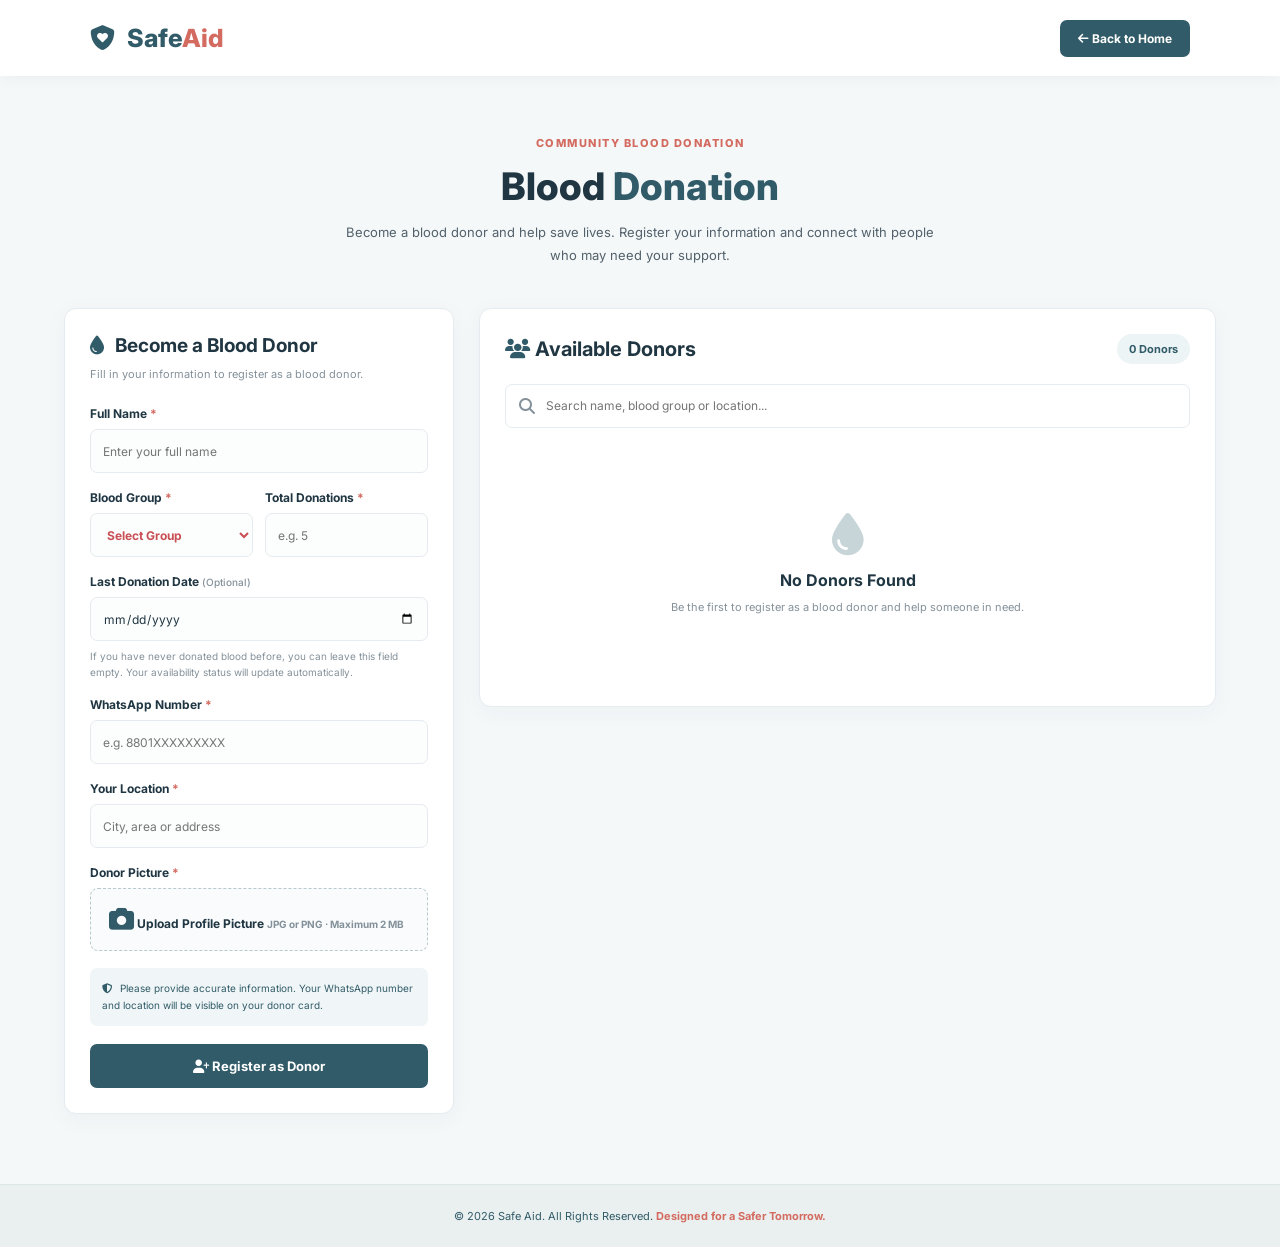
<file: blood-donation.html>
<!DOCTYPE html>
<html lang="en">
<head>
    <meta charset="UTF-8">
    <meta name="viewport" content="width=device-width, initial-scale=1.0">

    <title>Blood Donation | Safe Aid</title>

    <link rel="preconnect" href="https://fonts.googleapis.com">
    <link rel="preconnect" href="https://fonts.gstatic.com" crossorigin>
    <link href="https://fonts.googleapis.com/css2?family=Inter:wght@400;500;600;700;800&display=swap" rel="stylesheet">
    <link rel="stylesheet" href="https://cdnjs.cloudflare.com/ajax/libs/font-awesome/6.7.2/css/all.min.css">

    <style>
        * {
            margin: 0;
            padding: 0;
            box-sizing: border-box;
            font-family: 'Inter', sans-serif;
        }

        :root {
            --primary: #315B68;
            --primary-dark: #244752;
            --accent: #D36B60;
            --dark: #203642;
            --text: #52616b;
            --muted: #84919a;
            --bg: #F5F8F9;
            --white: #ffffff;
            --border: #e5ebee;
            --red: #c94e55;
        }

        body {
            background: var(--bg);
            color: var(--dark);
        }

        button, input, select {
            font-family: inherit;
        }

        /* NAVBAR */

        .navbar {
            height: 76px;
            background: white;
            display: flex;
            align-items: center;
            justify-content: space-between;
            padding: 0 7%;
            box-shadow: 0 3px 15px rgba(0,0,0,.04);
            position: sticky;
            top: 0;
            z-index: 100;
        }

        .logo {
            font-size: 25px;
            font-weight: 800;
            color: var(--primary);
            text-decoration: none;
        }

        .logo i {
            margin-right: 7px;
        }

        .logo span {
            color: var(--accent);
        }

        .back-btn {
            text-decoration: none;
            padding: 11px 18px;
            background: var(--primary);
            color: white;
            border-radius: 7px;
            font-size: 12px;
            font-weight: 700;
            transition: .3s;
        }

        .back-btn:hover {
            background: var(--primary-dark);
        }

        /* PAGE HEADER */

        .page-header {
            text-align: center;
            padding: 55px 20px 40px;
        }

        .tag {
            color: var(--accent);
            font-size: 11px;
            font-weight: 800;
            letter-spacing: 1.5px;
        }

        .page-header h1 {
            font-size: clamp(28px, 4vw, 38px);
            margin: 12px 0;
            font-weight: 800;
        }

        .page-header h1 span {
            color: var(--primary);
        }

        .page-header p {
            max-width: 600px;
            margin: auto;
            color: var(--text);
            font-size: 13px;
            line-height: 1.8;
        }

        /* MAIN LAYOUT */

        .main-container {
            width: 90%;
            max-width: 1350px;
            margin: 0 auto 70px;
            display: grid;
            grid-template-columns: 390px 1fr;
            gap: 25px;
            align-items: start;
        }

        .panel {
            background: white;
            border: 1px solid var(--border);
            border-radius: 12px;
            padding: 25px;
            box-shadow: 0 5px 25px rgba(32,54,66,.04);
        }

        .panel-heading {
            margin-bottom: 23px;
        }

        .panel-heading h2 {
            font-size: 19px;
            margin-bottom: 8px;
        }

        .panel-heading h2 i {
            color: var(--primary);
            margin-right: 7px;
        }

        .panel-heading p {
            font-size: 11px;
            color: var(--muted);
            line-height: 1.7;
        }

        /* FORM */

        .form-group {
            margin-bottom: 17px;
        }

        .form-group label {
            display: block;
            font-size: 12px;
            font-weight: 700;
            margin-bottom: 8px;
        }

        .required {
            color: var(--accent);
        }

        .optional {
            color: var(--muted);
            font-size: 10px;
            font-weight: 500;
        }

        .form-group input,
        .form-group select {
            width: 100%;
            height: 44px;
            padding: 0 12px;
            background: #fcfdfd;
            border: 1px solid var(--border);
            border-radius: 7px;
            outline: none;
            font-size: 12px;
            color: var(--dark);
            transition: .2s;
        }

        .form-group input:focus,
        .form-group select:focus {
            border-color: var(--primary);
            box-shadow: 0 0 0 3px rgba(49,91,104,.07);
        }

        .form-group input[type="date"] {
            color-scheme: light;
        }

        .field-hint {
            display: block;
            margin-top: 7px;
            font-size: 10px;
            color: var(--muted);
            line-height: 1.6;
        }

        .form-row {
            display: grid;
            grid-template-columns: 1fr 1fr;
            gap: 12px;
        }

        .blood-group-select {
            font-weight: 700;
            color: var(--red) !important;
        }

        .form-note {
            background: #f0f6f7;
            padding: 12px;
            border-radius: 7px;
            font-size: 10px;
            line-height: 1.7;
            color: var(--primary);
            margin-bottom: 18px;
        }

        .form-note i {
            margin-right: 5px;
        }

        .submit-btn {
            width: 100%;
            padding: 14px;
            border: none;
            background: var(--primary);
            color: white;
            border-radius: 7px;
            font-size: 13px;
            font-weight: 700;
            cursor: pointer;
            transition: .3s;
        }

        .submit-btn:hover {
            background: var(--primary-dark);
            transform: translateY(-2px);
        }

        /* DONOR LIST */

        .donor-header {
            display: flex;
            justify-content: space-between;
            align-items: center;
            gap: 10px;
            margin-bottom: 20px;
        }

        .donor-header h2 {
            font-size: 20px;
        }

        .donor-count {
            background: #edf4f5;
            color: var(--primary);
            padding: 8px 12px;
            border-radius: 20px;
            font-size: 11px;
            font-weight: 700;
            white-space: nowrap;
        }

        .search-box {
            position: relative;
            margin-bottom: 20px;
        }

        .search-box i {
            position: absolute;
            left: 14px;
            top: 50%;
            transform: translateY(-50%);
            color: var(--muted);
        }

        .search-box input {
            width: 100%;
            height: 44px;
            padding: 0 15px 0 40px;
            border: 1px solid var(--border);
            border-radius: 7px;
            outline: none;
            font-size: 12px;
        }

        .search-box input:focus {
            border-color: var(--primary);
        }

        /* DONOR CARDS */

        @property --donor-angle {
            syntax: "<angle>";
            initial-value: 0deg;
            inherits: false;
        }

        .donor-grid {
            display: grid;
            grid-template-columns: repeat(3, minmax(0, 1fr));
            gap: 13px;
        }

        .donor-card {
            position: relative;
            isolation: isolate;
            min-width: 0;
            padding: 14px;
            display: flex;
            flex-direction: column;

            border: 2px solid transparent;
            border-radius: 10px;

            background:
                linear-gradient(#ffffff, #ffffff) padding-box,
                conic-gradient(
                    from var(--donor-angle),
                    #315B68,
                    #78aaa9,
                    #D36B60,
                    #e9a29a,
                    #315B68
                ) border-box;

            animation: donorBorderFlow 5s linear infinite;
            transition: transform .25s, box-shadow .25s;
        }

        @keyframes donorBorderFlow {
            to {
                --donor-angle: 360deg;
            }
        }

        .donor-card:hover {
            transform: translateY(-4px);
            box-shadow: 0 8px 22px rgba(32,54,66,.10);
        }

        .donor-top {
            display: flex;
            align-items: center;
            gap: 10px;
            margin-bottom: 15px;
            min-width: 0;
        }

        .blood-icon {
            width: 43px;
            height: 43px;
            flex-shrink: 0;
            display: flex;
            align-items: center;
            justify-content: center;
            background: #fff0f0;
            color: var(--red);
            border-radius: 10px;
            font-size: 17px;
            font-weight: 800;
        }

        .donor-photo {
            width: 48px;
            height: 48px;
            border-radius: 50%;
            object-fit: cover;
            flex-shrink: 0;
            border: 2px solid var(--border);
        }

        .donor-name {
            font-size: 12px;
            font-weight: 800;
            margin-bottom: 5px;
            overflow-wrap: anywhere;
        }

        .donor-type {
            color: var(--red);
            font-size: 9px;
            font-weight: 700;
        }

        /* ACTIVE STATUS */

        .donor-status {
            display: inline-flex;
            align-items: center;
            gap: 5px;
            width: fit-content;
            margin-top: 7px;
            padding: 5px 8px;
            border-radius: 20px;
            font-size: 9px;
            font-weight: 800;
        }

        .donor-status i {
            font-size: 7px;
        }

        .donor-status.active {
            color: #21864a;
            background: #e9f7ee;
        }

        .donor-status.inactive {
            color: #b45a38;
            background: #fff1e9;
        }

        .donor-details {
            border-top: 1px solid var(--border);
            padding-top: 12px;
        }

        .donor-details p {
            display: flex;
            gap: 9px;
            align-items: flex-start;
            font-size: 10px;
            color: var(--text);
            line-height: 1.6;
            margin-bottom: 8px;
            overflow-wrap: anywhere;
        }

        .donor-details p i {
            width: 14px;
            flex-shrink: 0;
            color: var(--primary);
            margin-top: 2px;
        }

        .whatsapp-btn {
            display: flex;
            align-items: center;
            justify-content: center;
            gap: 8px;
            width: 100%;
            margin-top: auto;
            padding: 10px;
            background: #e9f7ee;
            color: #21864a;
            border-radius: 7px;
            font-size: 10px;
            font-weight: 800;
            text-decoration: none;
            transition: .3s;
        }

        .whatsapp-btn:hover {
            background: #d4f0de;
        }

        /* EDIT BUTTON - ORIGINAL DESIGN */

        .edit-donor-btn {
            width: 100%;
            height: 36px;
            margin-top: 9px;
            display: flex;
            align-items: center;
            justify-content: center;
            gap: 7px;
            background: #f4f7f8;
            color: var(--primary);
            border: 1px solid #dce6e9;
            border-radius: 6px;
            font-size: 11px;
            font-weight: 700;
            letter-spacing: .2px;
            cursor: pointer;
            transition: all .25s ease;
        }

        .edit-donor-btn i {
            font-size: 11px;
        }

        .edit-donor-btn:hover {
            background: var(--primary);
            color: #ffffff;
            border-color: var(--primary);
            box-shadow: 0 3px 10px rgba(49,91,104,.15);
        }

        .edit-donor-btn:active {
            transform: scale(.98);
        }

        .edit-donor-btn:focus-visible {
            outline: 3px solid rgba(49,91,104,.2);
            outline-offset: 2px;
        }

        /* EMPTY STATE */

        .empty-state {
            grid-column: 1 / -1;
            text-align: center;
            padding: 65px 15px;
            color: var(--muted);
        }

        .empty-state i {
            font-size: 42px;
            margin-bottom: 15px;
            color: #c7d4d8;
        }

        .empty-state h3 {
            color: var(--dark);
            font-size: 16px;
            margin-bottom: 8px;
        }

        .empty-state p {
            font-size: 11px;
            line-height: 1.7;
        }

        /* DONOR PHOTO UPLOAD */

        .photo-upload {
            display: flex;
            flex-direction: column;
            align-items: center;
            gap: 7px;
            padding: 18px;
            border: 1px dashed #b8c9ce;
            border-radius: 8px;
            background: #f9fbfc;
            cursor: pointer;
        }

        .photo-upload i {
            font-size: 25px;
            color: var(--primary);
        }

        .photo-upload strong {
            font-size: 12px;
        }

        .photo-upload small {
            font-size: 10px;
            color: var(--muted);
        }

        .photo-upload input {
            display: none;
        }

        #photoPreview {
            display: none;
            width: 90px;
            height: 90px;
            object-fit: cover;
            border-radius: 50%;
            margin-top: 12px;
            border: 3px solid var(--primary);
        }

        /* FOOTER - GRAY MINT THEME */

        .footer {
            background: #EAF0F0;
            color: var(--primary);
            text-align: center;
            padding: 24px 15px;
            font-size: 11px;
            border-top: 1px solid #dce6e6;
        }

        .footer span {
            color: var(--accent);
            font-weight: 700;
        }

        /* RESPONSIVE */

        @media(max-width: 1100px) {
            .main-container {
                grid-template-columns: 340px 1fr;
                width: 94%;
            }

            .donor-grid {
                grid-template-columns: repeat(2, minmax(0, 1fr));
            }
        }

        @media(max-width: 760px) {
            .navbar {
                height: 66px;
                padding: 0 5%;
            }

            .logo {
                font-size: 22px;
            }

            .back-btn {
                padding: 10px 12px;
                font-size: 10px;
            }

            .page-header {
                padding: 38px 18px 28px;
            }

            .main-container {
                grid-template-columns: 1fr;
                width: 92%;
                gap: 18px;
            }

            .panel {
                padding: 20px;
            }

            .donor-grid {
                grid-template-columns: repeat(2, minmax(0, 1fr));
            }
        }

        @media(max-width: 430px) {
            .form-row {
                grid-template-columns: 1fr;
                gap: 0;
            }

            .donor-grid {
                grid-template-columns: 1fr;
            }

            .donor-header h2 {
                font-size: 17px;
            }
        }

        @media(prefers-reduced-motion: reduce) {
            .donor-card {
                animation: none;
            }
        }
    </style>
</head>

<body>

<!-- NAVBAR -->

<header class="navbar">
    <a href="index.html" class="logo">
        <i class="fa-solid fa-shield-heart"></i>
        Safe<span>Aid</span>
    </a>

    <a href="index.html" class="back-btn">
        <i class="fa-solid fa-arrow-left"></i>
        Back to Home
    </a>
</header>

<!-- PAGE HEADER -->

<section class="page-header">
    <span class="tag">COMMUNITY BLOOD DONATION</span>

    <h1>Blood <span>Donation</span></h1>

    <p>
        Become a blood donor and help save lives.
        Register your information and connect with people
        who may need your support.
    </p>
</section>

<!-- MAIN CONTENT -->

<main class="main-container">

    <!-- DONOR FORM -->

    <section class="panel">

        <div class="panel-heading">
            <h2>
                <i class="fa-solid fa-droplet"></i>
                Become a Blood Donor
            </h2>

            <p>
                Fill in your information to register as a blood donor.
            </p>
        </div>

        <form id="donorForm">

            <div class="form-group">
                <label for="donorName">
                    Full Name <span class="required">*</span>
                </label>

                <input type="text"
                       id="donorName"
                       placeholder="Enter your full name"
                       maxlength="80"
                       required>
            </div>

            <div class="form-row">

                <div class="form-group">
                    <label for="bloodGroup">
                        Blood Group <span class="required">*</span>
                    </label>

                    <select id="bloodGroup"
                            class="blood-group-select"
                            required>
                        <option value="">Select Group</option>
                        <option value="A+">A+</option>
                        <option value="A-">A-</option>
                        <option value="B+">B+</option>
                        <option value="B-">B-</option>
                        <option value="AB+">AB+</option>
                        <option value="AB-">AB-</option>
                        <option value="O+">O+</option>
                        <option value="O-">O-</option>
                    </select>
                </div>

                <div class="form-group">
                    <label for="donationCount">
                        Total Donations <span class="required">*</span>
                    </label>

                    <input type="number"
                           id="donationCount"
                           min="0"
                           max="200"
                           placeholder="e.g. 5"
                           required>
                </div>

            </div>

            <!-- LAST DONATION DATE -->

            <div class="form-group">
                <label for="lastDonationDate">
                    Last Donation Date
                    <span class="optional">(Optional)</span>
                </label>

                <input type="date"
                       id="lastDonationDate">

                <small class="field-hint">
                    If you have never donated blood before, you can leave this field empty.
                    Your availability status will update automatically.
                </small>
            </div>

            <div class="form-group">
                <label for="whatsapp">
                    WhatsApp Number <span class="required">*</span>
                </label>

                <input type="tel"
                       id="whatsapp"
                       placeholder="e.g. 8801XXXXXXXXX"
                       maxlength="20"
                       required>
            </div>

            <div class="form-group">
                <label for="donorLocation">
                    Your Location <span class="required">*</span>
                </label>

                <input type="text"
                       id="donorLocation"
                       placeholder="City, area or address"
                       maxlength="150"
                       required>
            </div>

            <div class="form-group">
                <label for="donorPhoto">
                    Donor Picture <span class="required">*</span>
                </label>

                <label class="photo-upload" for="donorPhoto">
                    <i class="fa-solid fa-camera"></i>
                    <strong>Upload Profile Picture</strong>
                    <small>JPG or PNG · Maximum 2 MB</small>

                    <input type="file"
                           id="donorPhoto"
                           accept="image/jpeg,image/png"
                           required>
                </label>

                <img id="photoPreview" alt="Donor Preview">
            </div>

            <div class="form-note">
                <i class="fa-solid fa-shield-halved"></i>
                Please provide accurate information.
                Your WhatsApp number and location will be
                visible on your donor card.
            </div>

            <button type="submit" class="submit-btn">
                <i class="fa-solid fa-user-plus"></i>
                Register as Donor
            </button>

        </form>
    </section>

    <!-- DONOR CARDS -->

    <section class="panel">

        <div class="donor-header">
            <h2>
                <i class="fa-solid fa-users"
                   style="color:var(--primary);"></i>
                Available Donors
            </h2>

            <span class="donor-count" id="donorCount">
                0 Donors
            </span>
        </div>

        <div class="search-box">
            <i class="fa-solid fa-magnifying-glass"></i>

            <input type="search"
                   id="donorSearch"
                   placeholder="Search name, blood group or location...">
        </div>

        <div class="donor-grid" id="donorGrid">
            <!-- Donor cards appear here -->
        </div>

    </section>

</main>

<!-- FOOTER -->

<footer class="footer">
    <p>
        © 2026 Safe Aid. All Rights Reserved.
        <span>Designed for a Safer Tomorrow.</span>
    </p>
</footer>

<script>
document.addEventListener("DOMContentLoaded", function () {

    const STORAGE_KEY = "safeAidBloodDonors";

    const form = document.getElementById("donorForm");
    const donorGrid = document.getElementById("donorGrid");
    const donorPhoto = document.getElementById("donorPhoto");
    const photoPreview = document.getElementById("photoPreview");
    const donorSearch = document.getElementById("donorSearch");
    const donorCount = document.getElementById("donorCount");
    const submitBtn = form.querySelector(".submit-btn");
    const lastDonationInput = document.getElementById("lastDonationDate");

    let selectedPhoto = "";
    let editingDonorId = null;

    // CURRENT LOCAL DATE

    function getTodayString() {
        const today = new Date();

        const year = today.getFullYear();
        const month = String(today.getMonth() + 1).padStart(2, "0");
        const day = String(today.getDate()).padStart(2, "0");

        return `${year}-${month}-${day}`;
    }

    lastDonationInput.max = getTodayString();

    // SAFE TEXT OUTPUT

    function escapeHTML(value) {
        return String(value ?? "").replace(/[&<>"']/g, function (char) {
            return {
                "&": "&amp;",
                "<": "&lt;",
                ">": "&gt;",
                '"': "&quot;",
                "'": "&#039;"
            }[char];
        });
    }

    // GET DONOR DATA

    function getDonors() {
        try {
            const donors = JSON.parse(
                localStorage.getItem(STORAGE_KEY) || "[]"
            );

            return Array.isArray(donors) ? donors : [];

        } catch (error) {
            return [];
        }
    }

    // SAVE DONOR DATA

    function saveDonors(donors) {
        try {
            localStorage.setItem(
                STORAGE_KEY,
                JSON.stringify(donors)
            );

            return true;

        } catch (error) {
            alert(
                "Unable to save donor information. Browser storage may be full."
            );

            return false;
        }
    }

    // FORMAT WHATSAPP NUMBER

    function formatWhatsApp(number) {
        return String(number || "").replace(/\D/g, "");
    }

    // FORMAT DATE FOR DISPLAY

    function formatDonationDate(dateString) {

        if (!dateString) {
            return "Never donated / Not provided";
        }

        const parts = dateString.split("-");

        if (parts.length !== 3) {
            return "Not provided";
        }

        const date = new Date(
            Number(parts[0]),
            Number(parts[1]) - 1,
            Number(parts[2])
        );

        if (isNaN(date.getTime())) {
            return "Not provided";
        }

        return date.toLocaleDateString("en-GB", {
            day: "2-digit",
            month: "short",
            year: "numeric"
        });
    }

    // ADD MONTHS WITHOUT DATE OVERFLOW

    function addMonths(dateString, months) {

        const parts = dateString.split("-").map(Number);

        const year = parts[0];
        const month = parts[1] - 1;
        const day = parts[2];

        const targetMonth = month + months;

        const targetYear = year + Math.floor(targetMonth / 12);
        const normalizedMonth = ((targetMonth % 12) + 12) % 12;

        const lastDayOfTargetMonth = new Date(
            targetYear,
            normalizedMonth + 1,
            0
        ).getDate();

        const finalDay = Math.min(day, lastDayOfTargetMonth);

        const result = new Date(
            targetYear,
            normalizedMonth,
            finalDay
        );

        const resultYear = result.getFullYear();
        const resultMonth = String(result.getMonth() + 1).padStart(2, "0");
        const resultDay = String(result.getDate()).padStart(2, "0");

        return `${resultYear}-${resultMonth}-${resultDay}`;
    }

    // AUTOMATIC DONOR STATUS

    function getDonorStatus(lastDonationDate) {

        // No previous donation date means eligible by this date rule.
        if (!lastDonationDate) {
            return "active";
        }

        const today = getTodayString();

        // Invalid or future date should not be treated as active.
        if (
            !/^\d{4}-\d{2}-\d{2}$/.test(lastDonationDate) ||
            lastDonationDate > today
        ) {
            return "inactive";
        }

        const eligibleDate = addMonths(lastDonationDate, 3);

        return today >= eligibleDate ? "active" : "inactive";
    }

    // PHOTO UPLOAD AND PREVIEW

    donorPhoto.addEventListener("change", function () {

        const file = this.files[0];

        if (!file) return;

        if (!["image/jpeg", "image/png"].includes(file.type)) {
            alert("Please select JPG or PNG.");
            this.value = "";
            return;
        }

        if (file.size > 2 * 1024 * 1024) {
            alert("Image must be smaller than 2 MB.");
            this.value = "";
            return;
        }

        const reader = new FileReader();

        reader.onload = function (event) {

            const img = new Image();

            img.onload = function () {

                const canvas = document.createElement("canvas");
                const maxSize = 400;

                const scale = Math.min(
                    1,
                    maxSize / Math.max(img.width, img.height)
                );

                canvas.width = Math.round(img.width * scale);
                canvas.height = Math.round(img.height * scale);

                const ctx = canvas.getContext("2d");

                ctx.drawImage(
                    img,
                    0,
                    0,
                    canvas.width,
                    canvas.height
                );

                selectedPhoto = canvas.toDataURL(
                    "image/jpeg",
                    0.75
                );

                photoPreview.src = selectedPhoto;
                photoPreview.style.display = "block";
            };

            img.onerror = function () {
                alert("Unable to read this image.");
                donorPhoto.value = "";
            };

            img.src = event.target.result;
        };

        reader.onerror = function () {
            alert("Unable to upload image.");
            donorPhoto.value = "";
        };

        reader.readAsDataURL(file);
    });

    // SUBMIT AND UPDATE DONOR

    form.addEventListener("submit", function (event) {

        event.preventDefault();

        const name = document.getElementById("donorName").value.trim();

        const bloodGroup = document.getElementById("bloodGroup").value;

        const donations = Number(
            document.getElementById("donationCount").value
        );

        const rawPhone = document.getElementById("whatsapp").value.trim();

        const phone = formatWhatsApp(rawPhone);

        const location = document.getElementById("donorLocation").value.trim();

        const lastDonationDate = lastDonationInput.value;

        // VALIDATION

        if (!name || !bloodGroup || !location) {
            alert("Please complete all required fields.");
            return;
        }

        if (
            !Number.isInteger(donations) ||
            donations < 0 ||
            donations > 200
        ) {
            alert("Please enter a valid donation count.");
            return;
        }

        if (phone.length < 10 || phone.length > 15) {
            alert("Please enter a valid WhatsApp number with country code.");
            return;
        }

        if (!selectedPhoto) {
            alert("Please upload donor picture.");
            return;
        }

        if (lastDonationDate && lastDonationDate > getTodayString()) {
            alert("Last donation date cannot be in the future.");
            return;
        }

        const donors = getDonors();

        const existingDonor = editingDonorId
            ? donors.find(donor => donor.id === editingDonorId)
            : null;

        // CREATE DONOR OBJECT

        const donor = {

            id: editingDonorId || ("BD-" + Date.now()),

            name: name,

            bloodGroup: bloodGroup,

            donations: donations,

            lastDonationDate: lastDonationDate,

            whatsapp: phone,

            location: location,

            photo: selectedPhoto,

            createdAt: existingDonor
                ? existingDonor.createdAt
                : new Date().toISOString(),

            updatedAt: new Date().toISOString()
        };

        // UPDATE OR REGISTER

        if (editingDonorId) {

            const index = donors.findIndex(
                item => item.id === editingDonorId
            );

            if (index === -1) {
                alert("Donor record not found.");
                cancelEdit();
                return;
            }

            donors[index] = donor;

        } else {

            donors.unshift(donor);
        }

        if (!saveDonors(donors)) return;

        const wasEditing = Boolean(editingDonorId);

        // RESET FORM

        form.reset();

        selectedPhoto = "";
        editingDonorId = null;

        photoPreview.src = "";
        photoPreview.style.display = "none";

        donorPhoto.required = false;

        submitBtn.innerHTML =
            '<i class="fa-solid fa-user-plus"></i> Register as Donor';

        renderDonors();

        alert(
            wasEditing
                ? "Donor information updated successfully!"
                : "Congratulations! You are now registered as a blood donor."
        );
    });

    // CANCEL EDIT

    function cancelEdit() {

        editingDonorId = null;
        selectedPhoto = "";

        form.reset();

        photoPreview.src = "";
        photoPreview.style.display = "none";

        donorPhoto.required = false;

        submitBtn.innerHTML =
            '<i class="fa-solid fa-user-plus"></i> Register as Donor';
    }

    // EDIT DONOR

    function editDonor(donorId) {

        const donors = getDonors();

        const donor = donors.find(
            item => item.id === donorId
        );

        if (!donor) {
            alert("Donor not found.");
            return;
        }

        editingDonorId = donorId;

        // LOAD OLD INFORMATION

        document.getElementById("donorName").value =
            donor.name || "";

        document.getElementById("bloodGroup").value =
            donor.bloodGroup || "";

        document.getElementById("donationCount").value =
            donor.donations ?? 0;

        document.getElementById("whatsapp").value =
            donor.whatsapp || "";

        document.getElementById("donorLocation").value =
            donor.location || "";

        lastDonationInput.value =
            donor.lastDonationDate || "";

        // LOAD OLD PHOTO

        selectedPhoto = donor.photo || "";

        if (selectedPhoto) {
            photoPreview.src = selectedPhoto;
            photoPreview.style.display = "block";
        } else {
            photoPreview.src = "";
            photoPreview.style.display = "none";
        }

        submitBtn.innerHTML =
            '<i class="fa-solid fa-floppy-disk"></i> Update Donor Information';

        form.scrollIntoView({
            behavior: "smooth",
            block: "start"
        });
    }

    // RENDER DONOR CARDS

    function renderDonors() {

        const donors = getDonors();

        const search = donorSearch.value.trim().toLowerCase();

        const filtered = donors.filter(function (donor) {

            return (
                String(donor.name || "").toLowerCase().includes(search) ||
                String(donor.bloodGroup || "").toLowerCase().includes(search) ||
                String(donor.location || "").toLowerCase().includes(search)
            );
        });

        donorCount.textContent = donors.length + " Donors";

        donorGrid.innerHTML = "";

        // EMPTY STATE

        if (filtered.length === 0) {

            donorGrid.innerHTML = `
                <div class="empty-state">
                    <i class="fa-solid fa-droplet"></i>

                    <h3>No Donors Found</h3>

                    <p>
                        Be the first to register as a blood donor
                        and help someone in need.
                    </p>
                </div>
            `;

            return;
        }

        // CREATE DONOR CARDS

        filtered.forEach(function (donor) {

            const card = document.createElement("article");

            card.className = "donor-card";

            const safeName = escapeHTML(donor.name);
            const safeGroup = escapeHTML(donor.bloodGroup);
            const safeDonations = escapeHTML(donor.donations);
            const safeLocation = escapeHTML(donor.location);
            const safePhone = escapeHTML(donor.whatsapp);

            const safePhoto = donor.photo
                ? escapeHTML(donor.photo)
                : "";

            const safeLastDonation = escapeHTML(
                formatDonationDate(donor.lastDonationDate)
            );

            const status = getDonorStatus(donor.lastDonationDate);

            const statusHTML = status === "active"
                ? `
                    <span class="donor-status active">
                        <i class="fa-solid fa-circle"></i>
                        ACTIVE
                    </span>
                `
                : `
                    <span class="donor-status inactive">
                        <i class="fa-solid fa-circle"></i>
                        INACTIVE
                    </span>
                `;

            const whatsappURL =
                "https://wa.me/" +
                encodeURIComponent(formatWhatsApp(donor.whatsapp || ""));

            card.innerHTML = `

                <div class="donor-top">

                    ${
                        safePhoto
                        ?
                        `<img src="${safePhoto}"
                              class="donor-photo"
                              alt="${safeName}">`
                        :
                        `<div class="blood-icon">
                            ${safeGroup}
                         </div>`
                    }

                    <div>

                        <h3 class="donor-name">
                            ${safeName}
                        </h3>

                        <span class="donor-type">
                            BLOOD DONOR
                        </span>

                        ${statusHTML}

                    </div>

                </div>

                <div class="donor-details">

                    <p>
                        <i class="fa-solid fa-droplet"></i>
                        Blood Group: ${safeGroup}
                    </p>

                    <p>
                        <i class="fa-solid fa-heart-pulse"></i>
                        Total Donations: ${safeDonations} Times
                    </p>

                    <p>
                        <i class="fa-solid fa-calendar-days"></i>
                        Last Donation: ${safeLastDonation}
                    </p>

                    <p>
                        <i class="fa-brands fa-whatsapp"></i>
                        ${safePhone}
                    </p>

                    <p>
                        <i class="fa-solid fa-location-dot"></i>
                        ${safeLocation}
                    </p>

                </div>

                <a href="${whatsappURL}"
                   target="_blank"
                   rel="noopener noreferrer"
                   class="whatsapp-btn">

                    <i class="fa-brands fa-whatsapp"></i>
                    Contact on WhatsApp

                </a>

                <button type="button"
                        class="edit-donor-btn"
                        data-edit-id="${escapeHTML(donor.id)}">

                    <i class="fa-solid fa-pen"></i>
                    Edit Information

                </button>
            `;

            donorGrid.appendChild(card);
        });
    }

    // EDIT BUTTON CLICK

    donorGrid.addEventListener("click", function (event) {

        const button = event.target.closest(".edit-donor-btn");

        if (!button) return;

        editDonor(button.dataset.editId);
    });

    // LIVE SEARCH

    donorSearch.addEventListener("input", renderDonors);

    // INITIAL LOAD

    renderDonors();

});
</script>

</body>
</html>
</file>
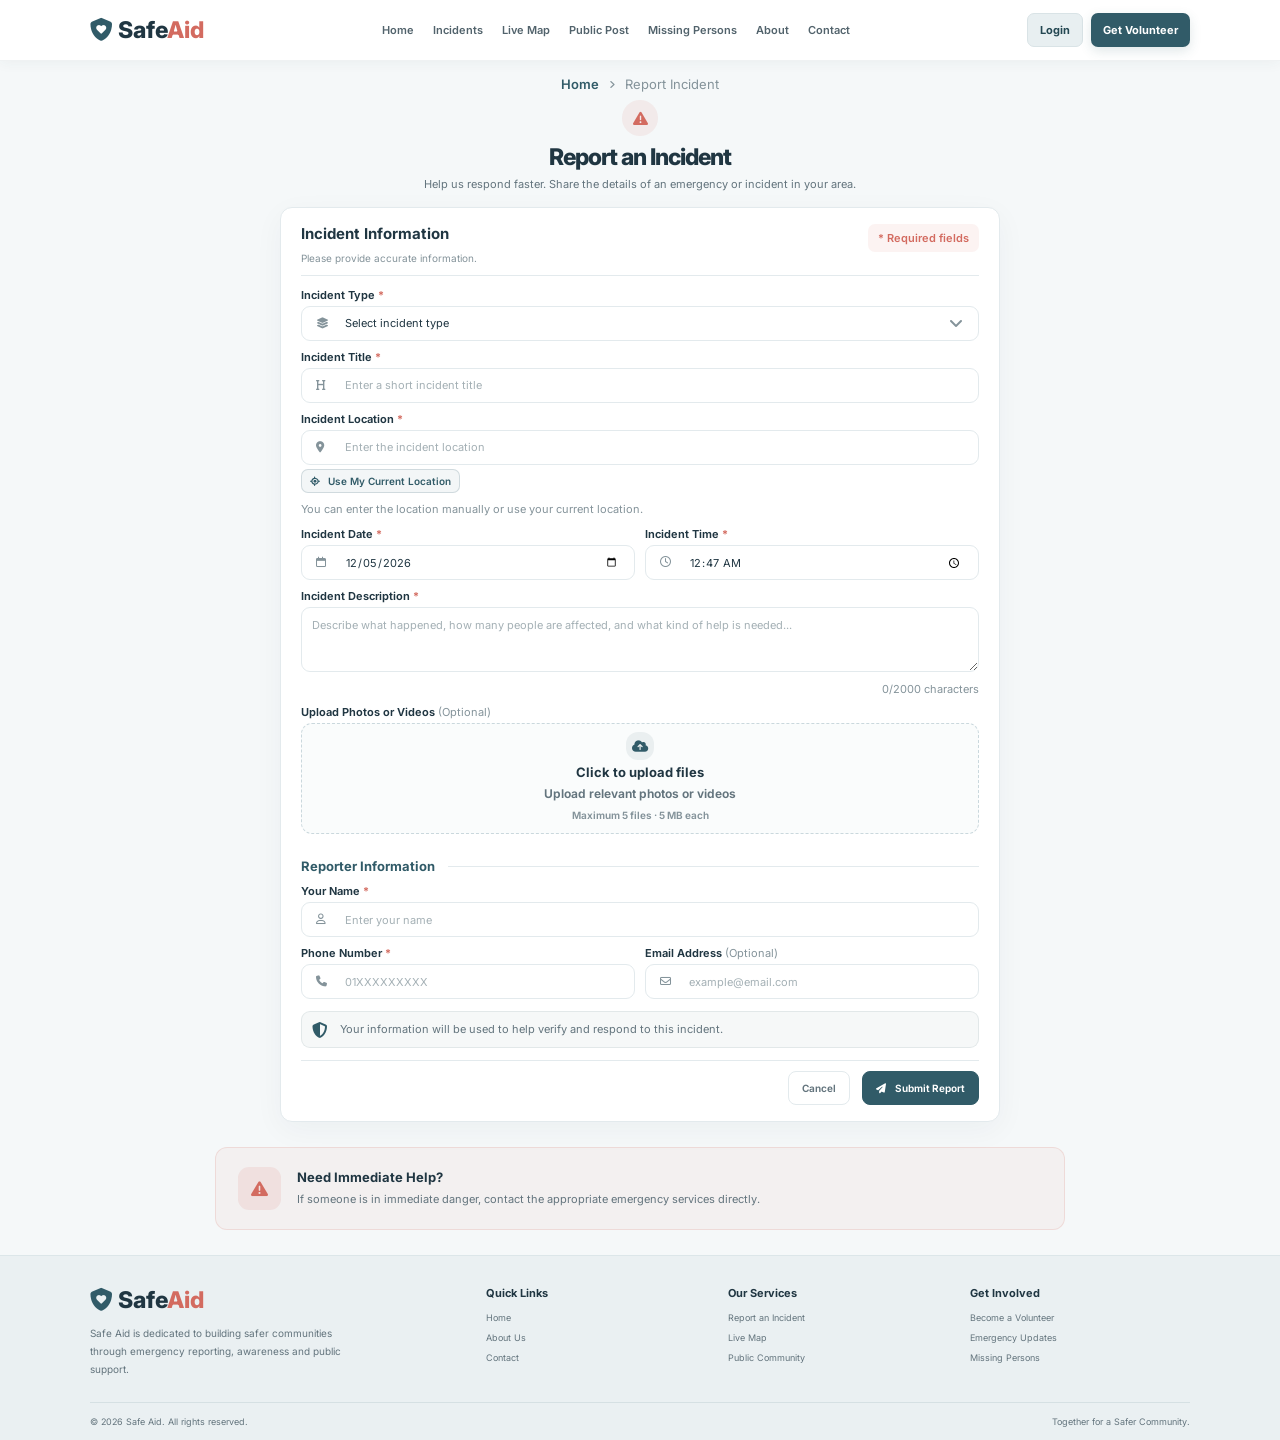
<file: incident-report.html>
<!DOCTYPE html>
<html lang="en">
<head>
    <meta charset="UTF-8">
    <meta name="viewport" content="width=device-width, initial-scale=1.0">

    <title>Report an Incident | Safe Aid</title>

    <!-- Google Font -->
    <link rel="preconnect" href="https://fonts.googleapis.com">
    <link rel="preconnect" href="https://fonts.gstatic.com" crossorigin>
    <link href="https://fonts.googleapis.com/css2?family=Inter:wght@400;500;600;700;800&display=swap" rel="stylesheet">

    <!-- Font Awesome -->
    <link rel="stylesheet"
          href="https://cdnjs.cloudflare.com/ajax/libs/font-awesome/6.5.2/css/all.min.css">

    <!-- Main Website CSS -->
    <link rel="stylesheet" href="style.css">

    <!-- Incident Report CSS -->
    <link rel="stylesheet" href="incident-report.css">
</head>

<body>

    <!-- =================================
         NAVIGATION BAR
    ================================== -->

    <header class="navbar">

    <a href="index.html" class="logo">
        <i class="fa-solid fa-shield-heart"></i>
        Safe<span>Aid</span>
    </a>

    <nav class="nav-links" id="navLinks">
        <a href="index.html">Home</a>
        <a href="index.html#incidents">Incidents</a>
        <a href="index.html#live-map">Live Map</a>
        <a href="index.html#community">Public Post</a>
        <a href="index.html#missing">Missing Persons</a>
        <a href="index.html#about">About</a>
        <a href="index.html#contact">Contact</a>
    </nav>

    <div class="nav-actions">

        <a href="login.html" class="login-btn">Login</a>

        <a href="volunteer-registration.html"
           class="volunteer-btn active">
            Get Volunteer
        </a>

    </div>

    <button class="menu-btn" id="menuBtn" type="button">
        <i class="fa-solid fa-bars"></i>
    </button>

</header>


    <!-- =================================
         INCIDENT REPORT PAGE
    ================================== -->

    <main class="incident-report-page">

        <!-- Page Heading -->

        <section class="incident-report-header">

            <div class="incident-breadcrumb">
                <a href="index.html">Home</a>
                <i class="fa-solid fa-angle-right"></i>
                <span>Report Incident</span>
            </div>

            <div class="incident-header-icon">
                <i class="fa-solid fa-triangle-exclamation"></i>
            </div>

            <h1>Report an Incident</h1>

            <p>
                Help us respond faster. Share the details of an emergency
                or incident in your area.
            </p>

        </section>


        <!-- Report Form Section -->

        <section class="incident-form-section">

            <div class="incident-form-card">

                <div class="incident-form-title">

                    <div>
                        <h2>Incident Information</h2>
                        <p>Please provide accurate information.</p>
                    </div>

                    <span class="required-note">
                        * Required fields
                    </span>

                </div>


                <form id="incidentReportForm">

                    <!-- Incident Type -->

                    <div class="incident-form-group">

                        <label for="incidentType">
                            Incident Type <span>*</span>
                        </label>

                        <div class="incident-input-wrapper">

                            <i class="fa-solid fa-layer-group"></i>

                            <select id="incidentType"
                                    name="incidentType"
                                    required>

                                <option value="">Select incident type</option>

                                <option value="road-accident">
                                    Road Accident
                                </option>

                                <option value="fire">
                                    Fire Incident
                                </option>

                                <option value="flood">
                                    Flood Incident
                                </option>

                                <option value="other">
                                    Other Emergency
                                </option>

                            </select>

                        </div>

                    </div>


                    <!-- Incident Title -->

                    <div class="incident-form-group">

                        <label for="incidentTitle">
                            Incident Title <span>*</span>
                        </label>

                        <div class="incident-input-wrapper">

                            <i class="fa-solid fa-heading"></i>

                            <input type="text"
                                   id="incidentTitle"
                                   name="incidentTitle"
                                   placeholder="Enter a short incident title"
                                   maxlength="100"
                                   required>

                        </div>

                    </div>


                    <!-- Location -->

                    <div class="incident-form-group">

                        <label for="incidentLocation">
                            Incident Location <span>*</span>
                        </label>

                        <div class="incident-input-wrapper">

                            <i class="fa-solid fa-location-dot"></i>

                            <input type="text"
                                   id="incidentLocation"
                                   name="incidentLocation"
                                   placeholder="Enter the incident location"
                                   maxlength="200"
                                   required>

                        </div>

                        <button type="button"
                                class="get-location-btn"
                                id="getIncidentLocation">

                            <i class="fa-solid fa-location-crosshairs"></i>
                            Use My Current Location

                        </button>

                        <small id="incidentLocationStatus">
                            You can enter the location manually or use your current location.
                        </small>

                    </div>


                    <!-- Date and Time -->

                    <div class="incident-form-row">

                        <div class="incident-form-group">

                            <label for="incidentDate">
                                Incident Date <span>*</span>
                            </label>

                            <div class="incident-input-wrapper">

                                <i class="fa-regular fa-calendar"></i>

                                <input type="date"
                                       id="incidentDate"
                                       name="incidentDate"
                                       required>

                            </div>

                        </div>


                        <div class="incident-form-group">

                            <label for="incidentTime">
                                Incident Time <span>*</span>
                            </label>

                            <div class="incident-input-wrapper">

                                <i class="fa-regular fa-clock"></i>

                                <input type="time"
                                       id="incidentTime"
                                       name="incidentTime"
                                       required>

                            </div>

                        </div>

                    </div>


                    <!-- Description -->

                    <div class="incident-form-group">

                        <label for="incidentDescription">
                            Incident Description <span>*</span>
                        </label>

                        <textarea id="incidentDescription"
                                  name="incidentDescription"
                                  rows="5"
                                  maxlength="2000"
                                  placeholder="Describe what happened, how many people are affected, and what kind of help is needed..."
                                  required></textarea>

                        <div class="incident-character-count">
                            <span id="descriptionCount">0</span>/2000 characters
                        </div>

                    </div>


                    <!-- Evidence Upload -->

                    <div class="incident-form-group">

                        <label for="incidentEvidence">
                            Upload Photos or Videos
                            <span class="optional-label">(Optional)</span>
                        </label>

                        <div class="incident-upload-area">

                            <input type="file"
                                   id="incidentEvidence"
                                   name="incidentEvidence"
                                   accept="image/*,video/*"
                                   multiple
                                   hidden>

                            <label for="incidentEvidence"
                                   class="incident-upload-content">

                                <div class="incident-upload-icon">
                                    <i class="fa-solid fa-cloud-arrow-up"></i>
                                </div>

                                <strong>Click to upload files</strong>

                                <span>
                                    Upload relevant photos or videos
                                </span>

                                <small>
                                    Maximum 5 files · 5 MB each
                                </small>

                            </label>

                        </div>

                        <div id="incidentFilePreview"
                             class="incident-file-preview"></div>

                    </div>


                    <!-- Reporter Information -->

                    <div class="incident-section-divider">

                        <span>Reporter Information</span>

                    </div>


                    <div class="incident-form-group">

                        <label for="reporterName">
                            Your Name <span>*</span>
                        </label>

                        <div class="incident-input-wrapper">

                            <i class="fa-regular fa-user"></i>

                            <input type="text"
                                   id="reporterName"
                                   name="reporterName"
                                   placeholder="Enter your name"
                                   maxlength="100"
                                   required>

                        </div>

                    </div>


                    <div class="incident-form-row">

                        <div class="incident-form-group">

                            <label for="reporterPhone">
                                Phone Number <span>*</span>
                            </label>

                            <div class="incident-input-wrapper">

                                <i class="fa-solid fa-phone"></i>

                                <input type="tel"
                                       id="reporterPhone"
                                       name="reporterPhone"
                                       placeholder="01XXXXXXXXX"
                                       maxlength="20"
                                       required>

                            </div>

                        </div>


                        <div class="incident-form-group">

                            <label for="reporterEmail">
                                Email Address
                                <span class="optional-label">(Optional)</span>
                            </label>

                            <div class="incident-input-wrapper">

                                <i class="fa-regular fa-envelope"></i>

                                <input type="email"
                                       id="reporterEmail"
                                       name="reporterEmail"
                                       placeholder="example@email.com">

                            </div>

                        </div>

                    </div>


                    <!-- Privacy Notice -->

                    <div class="incident-privacy-notice">

                        <i class="fa-solid fa-shield-halved"></i>

                        <p>
                            Your information will be used to help verify
                            and respond to this incident.
                        </p>

                    </div>


                    <!-- Form Actions -->

                    <div class="incident-form-actions">

                        <a href="index.html#incidents"
                           class="incident-cancel-btn">
                            Cancel
                        </a>

                        <button type="submit"
                                class="incident-submit-btn"
                                id="submitIncidentBtn">

                            <i class="fa-solid fa-paper-plane"></i>
                            Submit Report

                        </button>

                    </div>

                </form>

            </div>

        </section>


        <!-- Emergency Notice -->

        <section class="incident-emergency-notice">

            <div class="emergency-notice-icon">
                <i class="fa-solid fa-triangle-exclamation"></i>
            </div>

            <div>
                <h3>Need Immediate Help?</h3>

                <p>
                    If someone is in immediate danger, contact the
                    appropriate emergency services directly.
                </p>
            </div>

        </section>

    </main>


    <!-- =================================
         FOOTER
    ================================== -->

   <footer class="footer incident-footer">

    <div class="footer-container">

        <div class="footer-about">

            <a href="index.html" class="logo">
                <i class="fa-solid fa-shield-heart"></i>
                Safe<span>Aid</span>
            </a>

            <p>
                Safe Aid is dedicated to building safer communities
                through emergency reporting, awareness and public support.
            </p>

        </div>


        <div class="footer-links">

            <h3>Quick Links</h3>

            <a href="index.html">Home</a>
            <a href="index.html#about">About Us</a>
            <a href="index.html#contact">Contact</a>

        </div>


        <div class="footer-links">

            <h3>Our Services</h3>

            <a href="incident-report.html">Report an Incident</a>
            <a href="index.html#live-map">Live Map</a>
            <a href="index.html#community">Public Community</a>

        </div>


        <div class="footer-links">

            <h3>Get Involved</h3>

            <a href="volunteer-registration.html">Become a Volunteer</a>
            <a href="index.html#incidents">Emergency Updates</a>
            <a href="index.html#missing">Missing Persons</a>

        </div>

    </div>


    <div class="footer-bottom">

        <p>© 2026 Safe Aid. All rights reserved.</p>

        <p>Together for a Safer Community.</p>

    </div>

</footer>

    <!-- Incident Report JavaScript -->
    <script src="incident-report.js"></script>

</body>
</html>
</file>
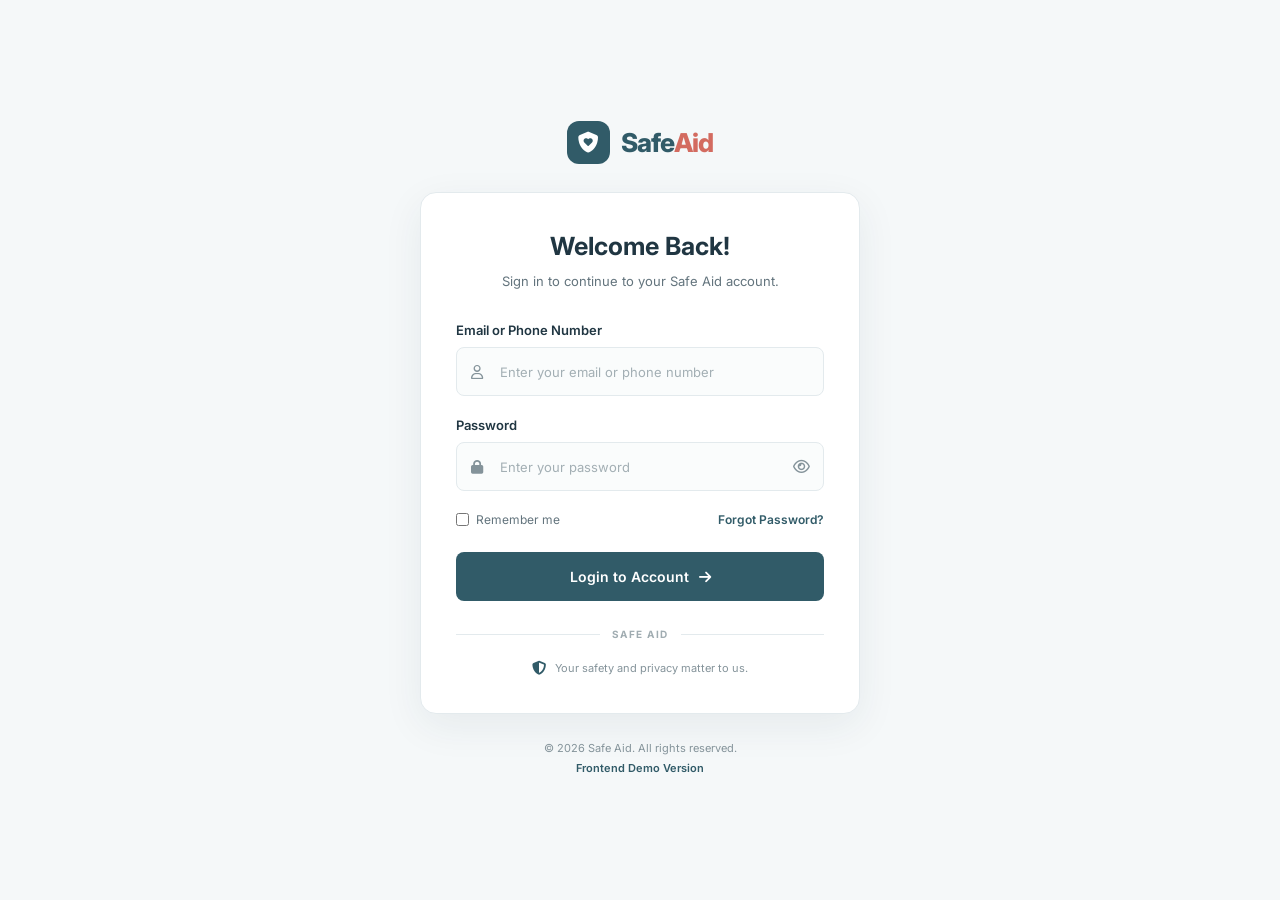
<file: login.html>
<!DOCTYPE html>
<html lang="en">
<head>
    <meta charset="UTF-8">
    <meta name="viewport" content="width=device-width, initial-scale=1.0">

    <title>Login | Safe Aid</title>

    <link rel="preconnect" href="https://fonts.googleapis.com">
    <link rel="preconnect" href="https://fonts.gstatic.com" crossorigin>

    <link href="https://fonts.googleapis.com/css2?family=Inter:wght@400;500;600;700;800&display=swap" rel="stylesheet">

    <link rel="stylesheet" href="https://cdnjs.cloudflare.com/ajax/libs/font-awesome/6.7.2/css/all.min.css">

    <link rel="stylesheet" href="login.css">
</head>

<body>

    <main class="login-page">

        <div class="login-container">

            <!-- Brand Section -->
            <div class="brand">
                <div class="brand-icon">
                    <i class="fa-solid fa-shield-heart"></i>
                </div>

                <h1>Safe<span>Aid</span></h1>
            </div>

            <!-- Login Card -->
            <section class="login-card">

                <div class="login-heading">
                    <h2>Welcome Back!</h2>
                    <p>Sign in to continue to your Safe Aid account.</p>
                </div>

                <!-- Login Form -->
                <form id="loginForm" novalidate>

                    <div class="form-group">

                        <label for="identity">
                            Email or Phone Number
                        </label>

                        <div class="input-wrapper">
                            <i class="fa-regular fa-user input-icon"></i>

                            <input
                                type="text"
                                id="identity"
                                name="identity"
                                placeholder="Enter your email or phone number"
                                autocomplete="username"
                                required
                            >
                        </div>

                        <small class="error-message" id="identityError"></small>

                    </div>


                    <div class="form-group">

                        <label for="password">Password</label>

                        <div class="input-wrapper">
                            <i class="fa-solid fa-lock input-icon"></i>

                            <input
                                type="password"
                                id="password"
                                name="password"
                                placeholder="Enter your password"
                                autocomplete="current-password"
                                required
                            >

                            <button
                                type="button"
                                class="password-toggle"
                                id="togglePassword"
                                aria-label="Show password"
                            >
                                <i class="fa-regular fa-eye"></i>
                            </button>
                        </div>

                        <small class="error-message" id="passwordError"></small>

                    </div>


                    <div class="form-options">

                        <label class="remember-option">
                            <input type="checkbox" id="rememberMe">
                            <span>Remember me</span>
                        </label>

                        <a href="#" id="forgotPassword">
                            Forgot Password?
                        </a>

                    </div>


                    <button type="submit" class="login-button">
                        <span>Login to Account</span>
                        <i class="fa-solid fa-arrow-right"></i>
                    </button>

                    <div id="loginMessage" class="login-message"></div>

                </form>


                <div class="login-divider">
                    <span>SAFE AID</span>
                </div>

                <div class="security-note">
                    <i class="fa-solid fa-shield-halved"></i>

                    <p>
                        Your safety and privacy matter to us.
                    </p>
                </div>

            </section>


            <!-- Bottom Text -->
            <div class="bottom-text">
                <p>
                    &copy; 2026 Safe Aid. All rights reserved.
                </p>

                <p class="demo-note">
                    Frontend Demo Version
                </p>
            </div>

        </div>

    </main>

    <script src="login.js"></script>

</body>
</html>
</file>
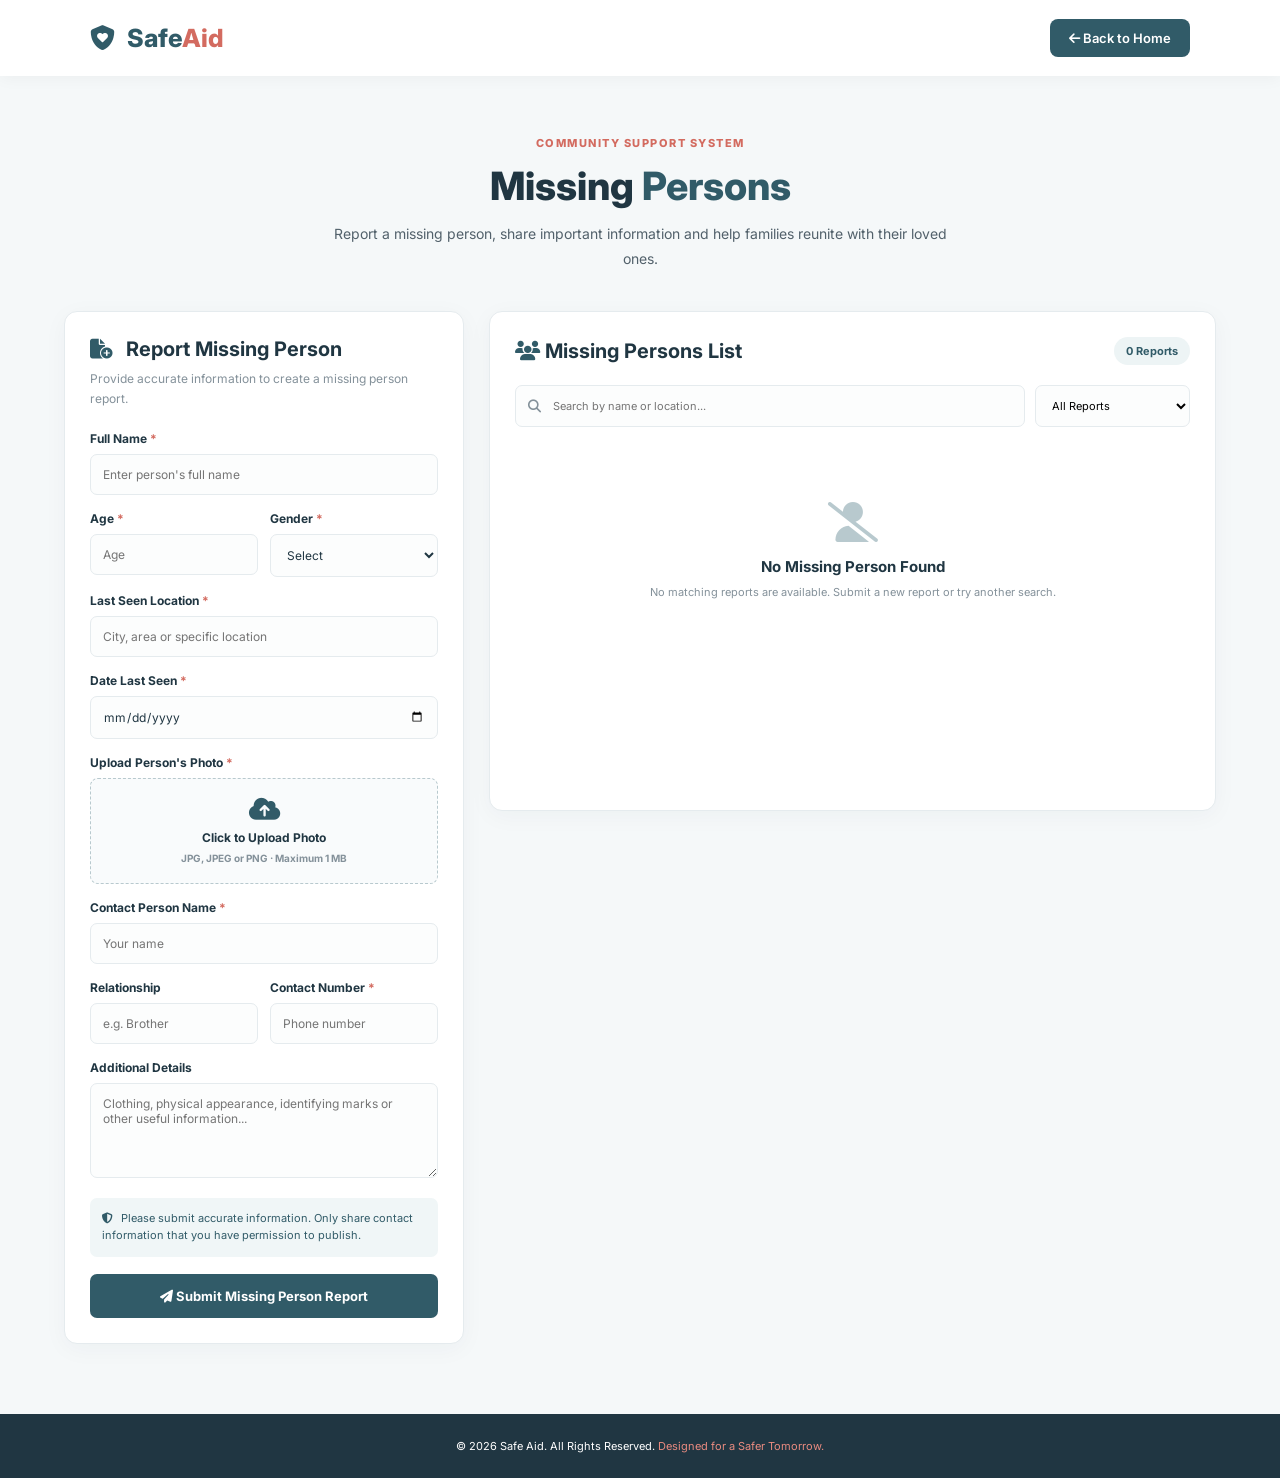
<file: missing-person-report.html>
<!DOCTYPE html>
<html lang="en">
<head>
    <meta charset="UTF-8">
    <meta name="viewport" content="width=device-width, initial-scale=1.0">

    <title>Missing Persons | Safe Aid</title>

    <link rel="preconnect" href="https://fonts.googleapis.com">
    <link rel="preconnect" href="https://fonts.gstatic.com" crossorigin>

    <link href="https://fonts.googleapis.com/css2?family=Inter:wght@400;500;600;700;800&display=swap" rel="stylesheet">

    <link rel="stylesheet" href="https://cdnjs.cloudflare.com/ajax/libs/font-awesome/6.7.2/css/all.min.css">

    <style>
        * {
            margin: 0;
            padding: 0;
            box-sizing: border-box;
            font-family: 'Inter', sans-serif;
        }

        :root {
            --primary: #315B68;
            --primary-dark: #244752;
            --accent: #D36B60;
            --dark: #203642;
            --text: #52616b;
            --muted: #84919a;
            --bg: #F5F8F9;
            --white: #ffffff;
            --border: #e5ebee;
        }

        body {
            background: var(--bg);
            color: var(--dark);
        }

        a {
            text-decoration: none;
            color: inherit;
        }

        button {
            font-family: inherit;
        }

        /* NAVBAR */

        .navbar {
            height: 76px;
            background: white;
            display: flex;
            align-items: center;
            justify-content: space-between;
            padding: 0 7%;
            box-shadow: 0 3px 15px rgba(0,0,0,0.04);
            position: sticky;
            top: 0;
            z-index: 100;
        }

        .logo {
            font-size: 25px;
            font-weight: 800;
            color: var(--primary);
        }

        .logo i {
            margin-right: 7px;
        }

        .logo span {
            color: var(--accent);
        }

        .back-home {
            padding: 11px 19px;
            border-radius: 8px;
            background: var(--primary);
            color: white;
            font-size: 13px;
            font-weight: 600;
            transition: 0.3s;
        }

        .back-home:hover {
            background: var(--primary-dark);
            transform: translateY(-2px);
        }

        /* PAGE HEADER */

        .page-header {
            text-align: center;
            padding: 55px 20px 40px;
        }

        .section-tag {
            display: inline-block;
            color: var(--accent);
            font-size: 11px;
            font-weight: 800;
            letter-spacing: 1.5px;
            margin-bottom: 12px;
        }

        .page-header h1 {
            font-size: clamp(28px, 4vw, 39px);
            font-weight: 800;
            margin-bottom: 12px;
        }

        .page-header h1 span {
            color: var(--primary);
        }

        .page-header p {
            max-width: 620px;
            margin: auto;
            color: var(--text);
            line-height: 1.8;
            font-size: 14px;
        }

        /* MAIN LAYOUT */

        .main-container {
            width: 90%;
            max-width: 1400px;
            margin: 0 auto 70px;
            display: grid;
            grid-template-columns: 400px 1fr;
            align-items: start;
            gap: 25px;
        }

        .panel {
            background: white;
            border: 1px solid var(--border);
            border-radius: 13px;
            padding: 25px;
            box-shadow: 0 5px 25px rgba(32,54,66,0.04);
        }

        .panel-heading {
            margin-bottom: 23px;
        }

        .panel-heading h2 {
            font-size: 20px;
            margin-bottom: 8px;
        }

        .panel-heading h2 i {
            color: var(--primary);
            margin-right: 8px;
        }

        .panel-heading p {
            font-size: 12px;
            color: var(--muted);
            line-height: 1.6;
        }

        /* FORM */

        .form-group {
            margin-bottom: 16px;
        }

        .form-group label {
            display: block;
            font-size: 12px;
            font-weight: 700;
            margin-bottom: 8px;
            color: var(--dark);
        }

        .required {
            color: var(--accent);
        }

        .form-group input,
        .form-group select,
        .form-group textarea {
            width: 100%;
            padding: 12px;
            border: 1px solid var(--border);
            border-radius: 7px;
            outline: none;
            background: #fcfdfd;
            color: var(--dark);
            font-size: 12px;
            transition: 0.2s;
        }

        .form-group input:focus,
        .form-group select:focus,
        .form-group textarea:focus {
            border-color: var(--primary);
            background: white;
            box-shadow: 0 0 0 3px rgba(49,91,104,0.07);
        }

        .form-group textarea {
            resize: vertical;
            min-height: 95px;
        }

        .form-row {
            display: grid;
            grid-template-columns: 1fr 1fr;
            gap: 12px;
        }

        .upload-box {
            border: 1px dashed #b8c9ce;
            border-radius: 8px;
            padding: 18px;
            text-align: center;
            background: #f9fbfc;
            cursor: pointer;
        }

        .upload-box i {
            display: block;
            font-size: 25px;
            color: var(--primary);
            margin-bottom: 8px;
        }

        .upload-box strong {
            display: block;
            font-size: 12px;
            margin-bottom: 5px;
        }

        .upload-box small {
            font-size: 10px;
            color: var(--muted);
        }

        .upload-box input {
            display: none;
        }

        #imagePreview {
            display: none;
            width: 100%;
            max-height: 190px;
            object-fit: contain;
            margin-top: 12px;
            border-radius: 8px;
            background: #f1f4f5;
        }

        .privacy-note {
            padding: 12px;
            border-radius: 7px;
            background: #f0f6f7;
            color: var(--primary);
            font-size: 11px;
            line-height: 1.6;
            margin-bottom: 17px;
        }

        .privacy-note i {
            margin-right: 5px;
        }

        .submit-btn {
            width: 100%;
            padding: 14px;
            border: none;
            border-radius: 7px;
            background: var(--primary);
            color: white;
            font-weight: 700;
            font-size: 13px;
            cursor: pointer;
            transition: 0.3s;
        }

        .submit-btn:hover {
            background: var(--primary-dark);
            transform: translateY(-2px);
        }

        /* RIGHT SIDE */

        .list-panel {
            min-height: 500px;
        }

        .list-heading {
            display: flex;
            justify-content: space-between;
            align-items: center;
            gap: 12px;
            margin-bottom: 20px;
        }

        .list-heading h2 {
            font-size: 20px;
        }

        .total-count {
            background: #edf4f5;
            color: var(--primary);
            padding: 7px 12px;
            border-radius: 20px;
            font-size: 11px;
            font-weight: 700;
            white-space: nowrap;
        }

        /* SEARCH */

        .search-filter {
            display: grid;
            grid-template-columns: 1fr 155px;
            gap: 10px;
            margin-bottom: 20px;
        }

        .search-box {
            position: relative;
        }

        .search-box i {
            position: absolute;
            left: 13px;
            top: 50%;
            transform: translateY(-50%);
            color: var(--muted);
            font-size: 13px;
        }

        .search-box input,
        .search-filter select {
            width: 100%;
            height: 42px;
            padding: 0 12px;
            border: 1px solid var(--border);
            border-radius: 7px;
            background: #fcfdfd;
            outline: none;
            font-size: 11px;
        }

        .search-box input {
            padding-left: 37px;
        }

        .search-box input:focus,
        .search-filter select:focus {
            border-color: var(--primary);
        }

        /* PERSON CARDS */

        .persons-grid {
            display: grid;
            grid-template-columns: repeat(2, minmax(0, 1fr));
            gap: 16px;
        }

        .person-card {
            border: 1px solid var(--border);
            border-radius: 10px;
            overflow: hidden;
            background: white;
            transition: 0.25s;
        }

        .person-card:hover {
            transform: translateY(-4px);
            box-shadow: 0 8px 22px rgba(32,54,66,0.08);
        }

        .person-image {
            height: 190px;
            background: #edf2f3;
            position: relative;
            overflow: hidden;
        }

        .person-image img {
            width: 100%;
            height: 100%;
            object-fit: cover;
        }

        .status-badge {
            position: absolute;
            top: 12px;
            left: 12px;
            padding: 6px 10px;
            border-radius: 20px;
            font-size: 9px;
            font-weight: 800;
            background: #fff0ed;
            color: #c34e43;
        }

        .status-badge.found {
            background: #e7f6ed;
            color: #25814a;
        }

        .person-info {
            padding: 15px;
        }

        .person-info h3 {
            font-size: 15px;
            margin-bottom: 12px;
        }

        .person-info p {
            font-size: 11px;
            color: var(--text);
            margin-bottom: 9px;
            display: flex;
            gap: 8px;
            line-height: 1.5;
        }

        .person-info p i {
            color: var(--primary);
            width: 13px;
        }

        .details-btn {
            display: block;
            width: 100%;
            text-align: center;
            padding: 10px;
            margin-top: 13px;
            border: none;
            border-radius: 6px;
            background: #edf4f5;
            color: var(--primary);
            font-size: 11px;
            font-weight: 700;
            cursor: pointer;
        }

        .details-btn:hover {
            background: var(--primary);
            color: white;
        }

        .empty-state {
            grid-column: 1 / -1;
            text-align: center;
            padding: 55px 15px;
            color: var(--muted);
        }

        .empty-state i {
            font-size: 40px;
            margin-bottom: 15px;
            color: #b8c9ce;
        }

        .empty-state h3 {
            color: var(--dark);
            font-size: 15px;
            margin-bottom: 8px;
        }

        .empty-state p {
            font-size: 11px;
            line-height: 1.6;
        }

        /* DETAILS MODAL */

        .modal-overlay {
            position: fixed;
            inset: 0;
            z-index: 500;
            background: rgba(20,35,42,0.65);
            display: none;
            justify-content: center;
            align-items: center;
            padding: 20px;
        }

        .modal-overlay.active {
            display: flex;
        }

        .details-modal {
            width: 100%;
            max-width: 540px;
            max-height: 90vh;
            overflow-y: auto;
            background: white;
            border-radius: 12px;
            padding: 25px;
            position: relative;
        }

        .close-modal {
            position: absolute;
            right: 17px;
            top: 17px;
            width: 32px;
            height: 32px;
            border: none;
            border-radius: 50%;
            background: #f1f4f5;
            cursor: pointer;
            font-size: 15px;
        }

        .details-modal h2 {
            font-size: 20px;
            margin-bottom: 18px;
            padding-right: 30px;
        }

        .details-modal img {
            width: 100%;
            max-height: 260px;
            object-fit: contain;
            background: #f2f5f6;
            border-radius: 8px;
            margin-bottom: 18px;
        }

        .detail-item {
            padding: 12px 0;
            border-bottom: 1px solid var(--border);
            font-size: 12px;
            line-height: 1.7;
        }

        .detail-item strong {
            color: var(--primary);
            display: block;
            margin-bottom: 3px;
        }

        /* FOOTER */

        .footer {
            text-align: center;
            background: var(--dark);
            color: white;
            padding: 25px 15px;
            font-size: 11px;
        }

        .footer span {
            color: #e98b80;
        }

        /* RESPONSIVE */

        @media(max-width: 1050px) {
            .main-container {
                grid-template-columns: 350px 1fr;
                width: 94%;
            }

            .persons-grid {
                grid-template-columns: 1fr;
            }

            .person-image {
                height: 220px;
            }
        }

        @media(max-width: 760px) {
            .navbar {
                height: 66px;
                padding: 0 5%;
            }

            .logo {
                font-size: 22px;
            }

            .back-home {
                padding: 10px 12px;
                font-size: 11px;
            }

            .page-header {
                padding: 38px 18px 28px;
            }

            .page-header p {
                font-size: 12px;
            }

            .main-container {
                grid-template-columns: 1fr;
                width: 92%;
                gap: 18px;
            }

            .panel {
                padding: 19px;
            }

            .persons-grid {
                grid-template-columns: repeat(2, minmax(0, 1fr));
            }

            .person-image {
                height: 150px;
            }

            .person-info {
                padding: 11px;
            }

            .person-info h3 {
                font-size: 13px;
            }
        }

        @media(max-width: 430px) {
            .persons-grid {
                grid-template-columns: 1fr;
            }

            .person-image {
                height: 210px;
            }

            .form-row {
                grid-template-columns: 1fr;
                gap: 0;
            }

            .search-filter {
                grid-template-columns: 1fr;
            }

            .list-heading h2 {
                font-size: 17px;
            }
        }
    </style>
</head>

<body>

<!-- NAVBAR -->

<header class="navbar">

    <a href="index.html" class="logo">
        <i class="fa-solid fa-shield-heart"></i>
        Safe<span>Aid</span>
    </a>

    <a href="index.html#missing" class="back-home">
        <i class="fa-solid fa-arrow-left"></i>
        Back to Home
    </a>

</header>


<!-- PAGE HEADER -->

<section class="page-header">

    <span class="section-tag">COMMUNITY SUPPORT SYSTEM</span>

    <h1>Missing <span>Persons</span></h1>

    <p>
        Report a missing person, share important information
        and help families reunite with their loved ones.
    </p>

</section>


<!-- MAIN CONTENT -->

<main class="main-container">

    <!-- LEFT: REPORT FORM -->

    <section class="panel">

        <div class="panel-heading">

            <h2>
                <i class="fa-solid fa-file-circle-plus"></i>
                Report Missing Person
            </h2>

            <p>
                Provide accurate information to create a missing
                person report.
            </p>

        </div>


        <form id="missingPersonForm">

            <div class="form-group">
                <label>Full Name <span class="required">*</span></label>
                <input type="text" id="personName"
                       placeholder="Enter person's full name"
                       maxlength="100" required>
            </div>


            <div class="form-row">

                <div class="form-group">
                    <label>Age <span class="required">*</span></label>
                    <input type="number" id="personAge"
                           min="0" max="120"
                           placeholder="Age" required>
                </div>

                <div class="form-group">
                    <label>Gender <span class="required">*</span></label>

                    <select id="personGender" required>
                        <option value="">Select</option>
                        <option>Male</option>
                        <option>Female</option>
                        <option>Other</option>
                    </select>
                </div>

            </div>


            <div class="form-group">

                <label>Last Seen Location <span class="required">*</span></label>

                <input type="text" id="lastSeen"
                       placeholder="City, area or specific location"
                       maxlength="150" required>

            </div>


            <div class="form-group">

                <label>Date Last Seen <span class="required">*</span></label>

                <input type="date" id="missingDate" required>

            </div>


            <div class="form-group">

                <label>Upload Person's Photo <span class="required">*</span></label>

                <label class="upload-box" for="personPhoto">

                    <i class="fa-solid fa-cloud-arrow-up"></i>

                    <strong>Click to Upload Photo</strong>

                    <small>JPG, JPEG or PNG · Maximum 1 MB</small>

                    <input type="file" id="personPhoto"
                           accept="image/png,image/jpeg,image/jpg"
                           required>

                </label>

                <img id="imagePreview" alt="Photo preview">

            </div>


            <div class="form-group">

                <label>Contact Person Name <span class="required">*</span></label>

                <input type="text" id="contactName"
                       placeholder="Your name"
                       maxlength="100" required>

            </div>


            <div class="form-row">

                <div class="form-group">
                    <label>Relationship</label>

                    <input type="text" id="relationship"
                           placeholder="e.g. Brother"
                           maxlength="50">
                </div>

                <div class="form-group">
                    <label>Contact Number <span class="required">*</span></label>

                    <input type="tel" id="contactPhone"
                           placeholder="Phone number"
                           maxlength="20" required>
                </div>

            </div>


            <div class="form-group">

                <label>Additional Details</label>

                <textarea id="personDescription"
                          placeholder="Clothing, physical appearance, identifying marks or other useful information..."
                          maxlength="1500"></textarea>

            </div>


            <div class="privacy-note">

                <i class="fa-solid fa-shield-halved"></i>

                Please submit accurate information.
                Only share contact information that you have
                permission to publish.

            </div>


            <button type="submit" class="submit-btn">

                <i class="fa-solid fa-paper-plane"></i>
                Submit Missing Person Report

            </button>

        </form>

    </section>


    <!-- RIGHT: MISSING PERSONS LIST -->

    <section class="panel list-panel">

        <div class="list-heading">

            <h2>
                <i class="fa-solid fa-users"
                   style="color:var(--primary);"></i>
                Missing Persons List
            </h2>

            <span class="total-count" id="totalCount">
                0 Reports
            </span>

        </div>


        <!-- SEARCH AND FILTER -->

        <div class="search-filter">

            <div class="search-box">

                <i class="fa-solid fa-magnifying-glass"></i>

                <input type="search"
                       id="searchInput"
                       placeholder="Search by name or location...">

            </div>


            <select id="statusFilter">

                <option value="all">All Reports</option>
                <option value="Missing">Missing</option>
                <option value="Found">Found</option>

            </select>

        </div>


        <!-- CARDS -->

        <div class="persons-grid" id="personsGrid">

            <!-- JavaScript renders reports here -->

        </div>

    </section>

</main>


<!-- DETAILS MODAL -->

<div class="modal-overlay" id="detailsOverlay">

    <div class="details-modal">

        <button class="close-modal" id="closeModal">
            <i class="fa-solid fa-xmark"></i>
        </button>

        <div id="detailsContent"></div>

    </div>

</div>


<!-- FOOTER -->

<footer class="footer">

    <p>
        © 2026 Safe Aid. All Rights Reserved.
        <span>Designed for a Safer Tomorrow.</span>
    </p>

</footer>


<script>

document.addEventListener("DOMContentLoaded", function () {

    const STORAGE_KEY = "safeAidMissingPersons";

    const form = document.getElementById("missingPersonForm");
    const photoInput = document.getElementById("personPhoto");
    const imagePreview = document.getElementById("imagePreview");

    const personsGrid = document.getElementById("personsGrid");
    const searchInput = document.getElementById("searchInput");
    const statusFilter = document.getElementById("statusFilter");

    const totalCount = document.getElementById("totalCount");

    const detailsOverlay = document.getElementById("detailsOverlay");
    const detailsContent = document.getElementById("detailsContent");
    const closeModal = document.getElementById("closeModal");

    let selectedPhoto = "";

    // SAFE TEXT OUTPUT

    function escapeHTML(value) {

        return String(value ?? "").replace(/[&<>"']/g, function (char) {

            return {
                "&": "&amp;",
                "<": "&lt;",
                ">": "&gt;",
                '"': "&quot;",
                "'": "&#039;"
            }[char];

        });

    }


    // GET SAVED REPORTS

    function getReports() {

        try {

            const reports = JSON.parse(
                localStorage.getItem(STORAGE_KEY) || "[]"
            );

            return Array.isArray(reports) ? reports : [];

        } catch (error) {

            return [];

        }

    }


    // SAVE REPORTS

    function saveReports(reports) {

        try {

            localStorage.setItem(
                STORAGE_KEY,
                JSON.stringify(reports)
            );

            return true;

        } catch (error) {

            alert("Storage is full. Please try a smaller image.");

            return false;

        }

    }


    // PHOTO PREVIEW

    photoInput.addEventListener("change", function () {

        const file = this.files[0];

        selectedPhoto = "";
        imagePreview.style.display = "none";

        if (!file) return;

        if (!["image/jpeg", "image/png"].includes(file.type)) {

            alert("Please upload a JPG or PNG image.");

            this.value = "";
            return;

        }

        if (file.size > 1024 * 1024) {

            alert("Photo size must be less than 1 MB.");

            this.value = "";
            return;

        }

        const reader = new FileReader();

        reader.onload = function (event) {

            selectedPhoto = event.target.result;

            imagePreview.src = selectedPhoto;
            imagePreview.style.display = "block";

        };

        reader.readAsDataURL(file);

    });


    // SUBMIT REPORT

    form.addEventListener("submit", function (event) {

        event.preventDefault();

        if (!selectedPhoto) {

            alert("Please upload the missing person's photo.");

            return;

        }

        const report = {

            id: "MP-" + Date.now(),

            name: document.getElementById("personName").value.trim(),

            age: document.getElementById("personAge").value,

            gender: document.getElementById("personGender").value,

            location: document.getElementById("lastSeen").value.trim(),

            date: document.getElementById("missingDate").value,

            photo: selectedPhoto,

            contactName: document.getElementById("contactName").value.trim(),

            relationship: document.getElementById("relationship").value.trim(),

            phone: document.getElementById("contactPhone").value.trim(),

            description: document.getElementById("personDescription").value.trim(),

            status: "Missing",

            createdAt: new Date().toISOString()

        };


        const reports = getReports();

        reports.unshift(report);

        if (!saveReports(reports)) return;


        alert("Missing person report submitted successfully!");

        form.reset();

        selectedPhoto = "";

        imagePreview.src = "";
        imagePreview.style.display = "none";

        renderReports();

    });


    // RENDER PERSON CARDS

    function renderReports() {

        const reports = getReports();

        const search = searchInput.value.trim().toLowerCase();

        const filter = statusFilter.value;

        const filtered = reports.filter(function (person) {

            const matchesSearch =

                person.name.toLowerCase().includes(search) ||

                person.location.toLowerCase().includes(search);

            const matchesStatus =

                filter === "all" || person.status === filter;

            return matchesSearch && matchesStatus;

        });


        totalCount.textContent = reports.length + " Reports";

        personsGrid.innerHTML = "";


        if (filtered.length === 0) {

            personsGrid.innerHTML = `

                <div class="empty-state">

                    <i class="fa-solid fa-user-slash"></i>

                    <h3>No Missing Person Found</h3>

                    <p>
                        No matching reports are available.
                        Submit a new report or try another search.
                    </p>

                </div>

            `;

            return;

        }


        filtered.forEach(function (person) {

            const card = document.createElement("article");

            card.className = "person-card";

            const safeName = escapeHTML(person.name);
            const safeLocation = escapeHTML(person.location);
            const safeAge = escapeHTML(person.age);

            const safePhoto = person.photo &&
                /^data:image\/(jpeg|png);base64,/.test(person.photo)
                ? person.photo
                : "";

            const formattedDate = escapeHTML(person.date);

            card.innerHTML = `

                <div class="person-image">

                    <img src="${safePhoto}" alt="${safeName}">

                    <span class="status-badge ${person.status === "Found" ? "found" : ""}">
                        ${escapeHTML(person.status)}
                    </span>

                </div>


                <div class="person-info">

                    <h3>${safeName}</h3>

                    <p>
                        <i class="fa-solid fa-user"></i>
                        Age: ${safeAge} years
                    </p>

                    <p>
                        <i class="fa-solid fa-location-dot"></i>
                        ${safeLocation}
                    </p>

                    <p>
                        <i class="fa-regular fa-calendar"></i>
                        ${formattedDate}
                    </p>

                    <button class="details-btn"
                            type="button"
                            data-id="${escapeHTML(person.id)}">

                        View Details
                        <i class="fa-solid fa-arrow-right"></i>

                    </button>

                </div>

            `;


            personsGrid.appendChild(card);

        });

    }


    // SEARCH

    searchInput.addEventListener("input", renderReports);

    statusFilter.addEventListener("change", renderReports);


    // VIEW DETAILS

    personsGrid.addEventListener("click", function (event) {

        const button = event.target.closest(".details-btn");

        if (!button) return;

        const report = getReports().find(function (person) {

            return person.id === button.dataset.id;

        });

        if (!report) return;

        const safePhoto = report.photo &&
            /^data:image\/(jpeg|png);base64,/.test(report.photo)
            ? report.photo
            : "";

        detailsContent.innerHTML = `

            <h2>${escapeHTML(report.name)}</h2>

            <img src="${safePhoto}" alt="Missing person">

            <div class="detail-item">
                <strong>Report Status</strong>
                ${escapeHTML(report.status)}
            </div>

            <div class="detail-item">
                <strong>Age</strong>
                ${escapeHTML(report.age)} years
            </div>

            <div class="detail-item">
                <strong>Gender</strong>
                ${escapeHTML(report.gender)}
            </div>

            <div class="detail-item">
                <strong>Last Seen Location</strong>
                ${escapeHTML(report.location)}
            </div>

            <div class="detail-item">
                <strong>Date Last Seen</strong>
                ${escapeHTML(report.date)}
            </div>

            <div class="detail-item">
                <strong>Contact Person</strong>
                ${escapeHTML(report.contactName)}
            </div>

            <div class="detail-item">
                <strong>Relationship</strong>
                ${escapeHTML(report.relationship || "Not provided")}
            </div>

            <div class="detail-item">
                <strong>Contact Number</strong>
                ${escapeHTML(report.phone)}
            </div>

            <div class="detail-item">
                <strong>Additional Details</strong>
                ${escapeHTML(report.description || "No additional information.")}
            </div>

            <div class="detail-item">
                <strong>Report ID</strong>
                ${escapeHTML(report.id)}
            </div>

        `;

        detailsOverlay.classList.add("active");

    });


    // CLOSE MODAL

    closeModal.addEventListener("click", function () {

        detailsOverlay.classList.remove("active");

    });


    detailsOverlay.addEventListener("click", function (event) {

        if (event.target === detailsOverlay) {

            detailsOverlay.classList.remove("active");

        }

    });


    document.addEventListener("keydown", function (event) {

        if (event.key === "Escape") {

            detailsOverlay.classList.remove("active");

        }

    });


    // INITIAL LOAD

    renderReports();

});

</script>

</body>
</html>
</file>
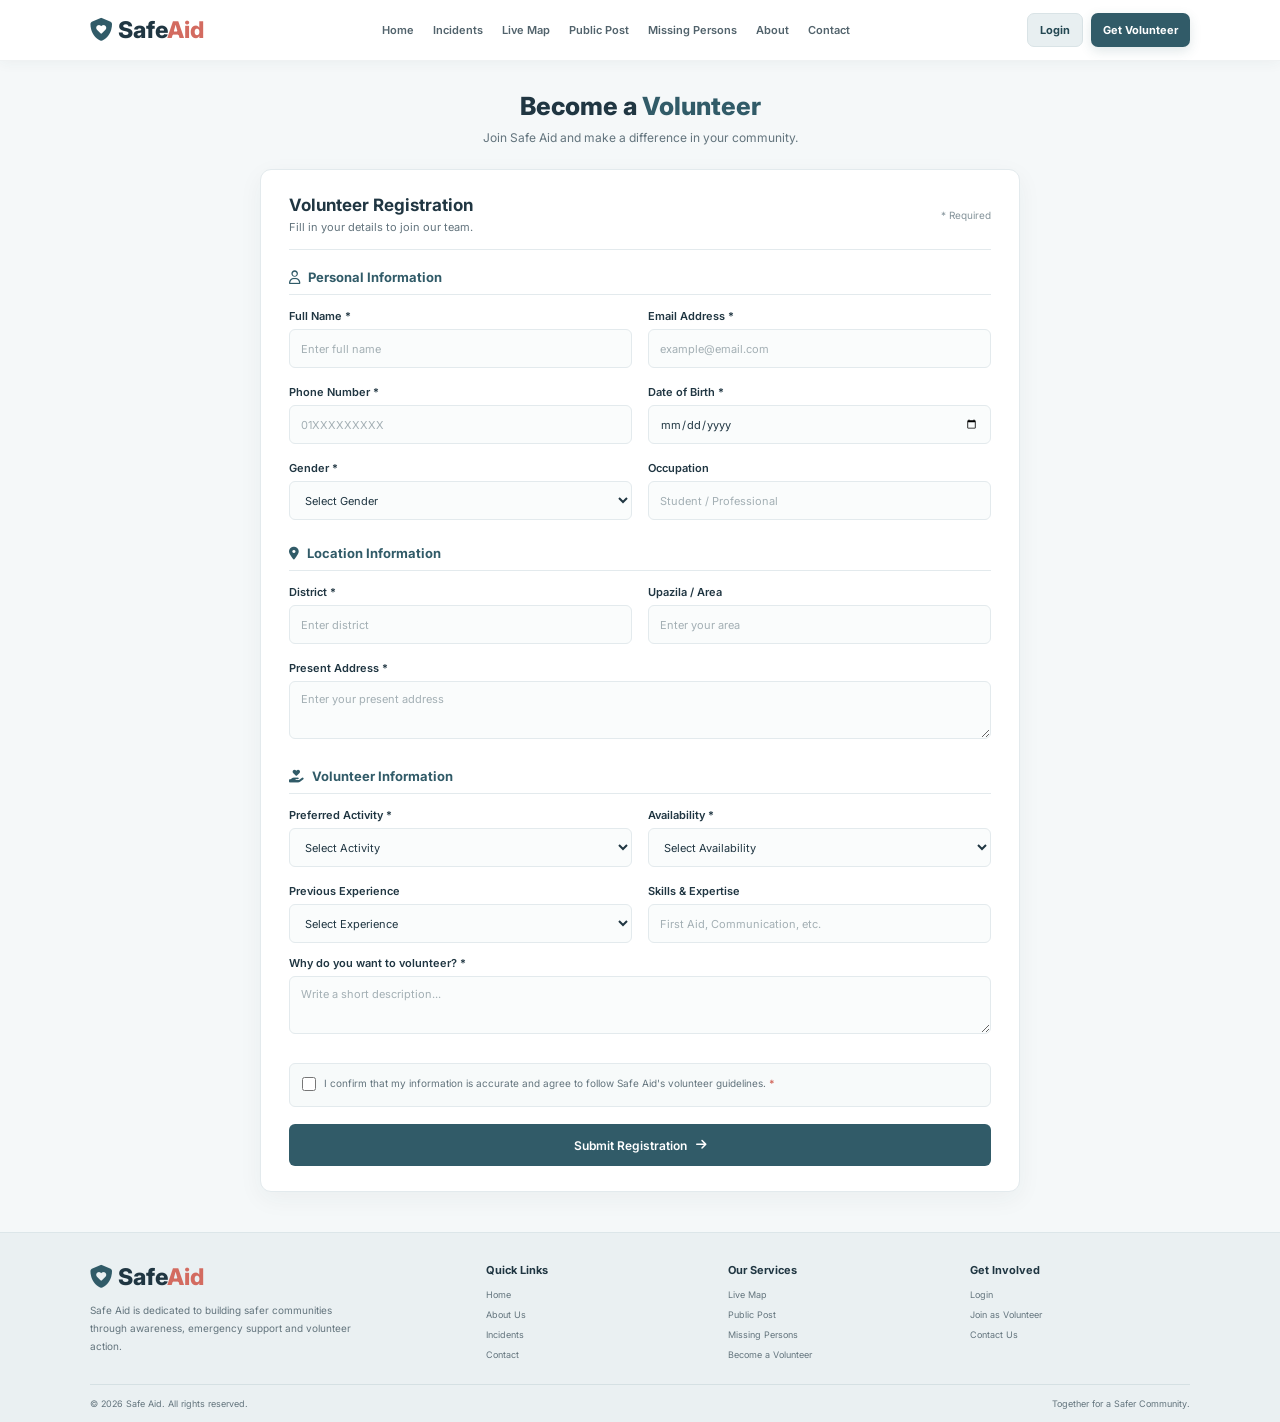
<file: volunteer-registration.html>
<!DOCTYPE html>
<html lang="en">
<head>
    <meta charset="UTF-8">
    <meta name="viewport" content="width=device-width, initial-scale=1.0">

    <title>Become a Volunteer | Safe Aid</title>

    <link rel="preconnect" href="https://fonts.googleapis.com">
    <link rel="preconnect" href="https://fonts.gstatic.com" crossorigin>

    <link href="https://fonts.googleapis.com/css2?family=Inter:wght@400;500;600;700;800&display=swap" rel="stylesheet">

    <link rel="stylesheet" href="https://cdnjs.cloudflare.com/ajax/libs/font-awesome/6.7.2/css/all.min.css">

    <link rel="stylesheet" href="style.css">
    <link rel="stylesheet" href="volunteer-registration.css">
</head>

<body>

    <!-- NAVBAR -->

    <header class="navbar">

        <a href="index.html" class="logo">
            <i class="fa-solid fa-shield-heart"></i>
            Safe<span>Aid</span>
        </a>

        <nav class="nav-links" id="navLinks">
            <a href="index.html">Home</a>
            <a href="index.html#incidents">Incidents</a>
            <a href="index.html#live-map">Live Map</a>
            <a href="index.html#community">Public Post</a>
            <a href="index.html#missing-persons">Missing Persons</a>
            <a href="index.html#about">About</a>
            <a href="index.html#contact">Contact</a>
        </nav>

        <div class="nav-actions">
            <a href="login.html" class="login-btn">Login</a>
            <a href="volunteer-registration.html" class="volunteer-btn active">
                Get Volunteer
            </a>
        </div>

        <button class="menu-btn" id="menuBtn" aria-label="Toggle navigation">
            <i class="fa-solid fa-bars"></i>
        </button>

    </header>


    <!-- VOLUNTEER REGISTRATION -->

    <main class="volunteer-page">

        <div class="volunteer-container">

            <div class="volunteer-heading">
                <h1>Become a <span>Volunteer</span></h1>
                <p>Join Safe Aid and make a difference in your community.</p>
            </div>


            <section class="volunteer-card">

                <div class="form-heading">
                    <div>
                        <h2>Volunteer Registration</h2>
                        <p>Fill in your details to join our team.</p>
                    </div>

                    <span>* Required</span>
                </div>


                <form id="volunteerForm" novalidate>

                    <!-- PERSONAL INFORMATION -->

                    <div class="form-section">

                        <h3>
                            <i class="fa-regular fa-user"></i>
                            Personal Information
                        </h3>

                        <div class="form-grid">

                            <div class="form-group">
                                <label for="fullName">Full Name *</label>
                                <input type="text" id="fullName" placeholder="Enter full name" maxlength="80" required>
                                <small class="error-message" id="fullNameError"></small>
                            </div>

                            <div class="form-group">
                                <label for="email">Email Address *</label>
                                <input type="email" id="email" placeholder="example@email.com" required>
                                <small class="error-message" id="emailError"></small>
                            </div>

                            <div class="form-group">
                                <label for="phone">Phone Number *</label>
                                <input type="tel" id="phone" placeholder="01XXXXXXXXX" maxlength="16" required>
                                <small class="error-message" id="phoneError"></small>
                            </div>

                            <div class="form-group">
                                <label for="dateOfBirth">Date of Birth *</label>
                                <input type="date" id="dateOfBirth" required>
                                <small class="error-message" id="dateOfBirthError"></small>
                            </div>

                            <div class="form-group">
                                <label for="gender">Gender *</label>
                                <select id="gender" required>
                                    <option value="">Select Gender</option>
                                    <option value="Male">Male</option>
                                    <option value="Female">Female</option>
                                    <option value="Other">Other</option>
                                    <option value="Prefer not to say">Prefer not to say</option>
                                </select>
                                <small class="error-message" id="genderError"></small>
                            </div>

                            <div class="form-group">
                                <label for="occupation">Occupation</label>
                                <input type="text" id="occupation" placeholder="Student / Professional">
                            </div>

                        </div>

                    </div>


                    <!-- LOCATION -->

                    <div class="form-section">

                        <h3>
                            <i class="fa-solid fa-location-dot"></i>
                            Location Information
                        </h3>

                        <div class="form-grid">

                            <div class="form-group">
                                <label for="district">District *</label>
                                <input type="text" id="district" placeholder="Enter district" required>
                                <small class="error-message" id="districtError"></small>
                            </div>

                            <div class="form-group">
                                <label for="area">Upazila / Area</label>
                                <input type="text" id="area" placeholder="Enter your area">
                            </div>

                            <div class="form-group full-width">
                                <label for="address">Present Address *</label>
                                <textarea id="address" rows="2" placeholder="Enter your present address" required></textarea>
                                <small class="error-message" id="addressError"></small>
                            </div>

                        </div>

                    </div>


                    <!-- VOLUNTEER INFORMATION -->

                    <div class="form-section">

                        <h3>
                            <i class="fa-solid fa-hand-holding-heart"></i>
                            Volunteer Information
                        </h3>

                        <div class="form-grid">

                            <div class="form-group">
                                <label for="interest">Preferred Activity *</label>
                                <select id="interest" required>
                                    <option value="">Select Activity</option>
                                    <option value="Emergency Response">Emergency Response</option>
                                    <option value="Rescue Support">Rescue Support</option>
                                    <option value="Blood Donation Support">Blood Donation Support</option>
                                    <option value="Missing Person Support">Missing Person Support</option>
                                    <option value="Community Awareness">Community Awareness</option>
                                    <option value="Relief Distribution">Relief Distribution</option>
                                    <option value="Public Support">Public Support</option>
                                    <option value="Other">Other</option>
                                </select>
                                <small class="error-message" id="interestError"></small>
                            </div>

                            <div class="form-group">
                                <label for="availability">Availability *</label>
                                <select id="availability" required>
                                    <option value="">Select Availability</option>
                                    <option value="Full Time">Full Time</option>
                                    <option value="Part Time">Part Time</option>
                                    <option value="Weekends">Weekends</option>
                                    <option value="When Needed">When Needed</option>
                                </select>
                                <small class="error-message" id="availabilityError"></small>
                            </div>

                            <div class="form-group">
                                <label for="experience">Previous Experience</label>
                                <select id="experience">
                                    <option value="">Select Experience</option>
                                    <option value="No Experience">No Experience</option>
                                    <option value="Less than 1 Year">Less than 1 Year</option>
                                    <option value="1-3 Years">1-3 Years</option>
                                    <option value="3+ Years">3+ Years</option>
                                </select>
                            </div>

                            <div class="form-group">
                                <label for="skills">Skills & Expertise</label>
                                <input type="text" id="skills" placeholder="First Aid, Communication, etc.">
                            </div>

                            <div class="form-group full-width">
                                <label for="motivation">Why do you want to volunteer? *</label>
                                <textarea id="motivation" rows="2" placeholder="Write a short description..." required></textarea>
                                <small class="error-message" id="motivationError"></small>
                            </div>

                        </div>

                    </div>


                    <!-- AGREEMENT -->

                    <div class="volunteer-agreement">

                        <label class="agreement-label">
                            <input type="checkbox" id="agreement" required>

                            <span>
                                I confirm that my information is accurate and agree to follow Safe Aid's volunteer guidelines.
                                <strong>*</strong>
                            </span>
                        </label>

                        <small class="error-message" id="agreementError"></small>

                    </div>


                    <button type="submit" class="submit-volunteer-btn" id="submitVolunteer">
                        Submit Registration
                        <i class="fa-solid fa-arrow-right"></i>
                    </button>

                    <div id="volunteerMessage" class="volunteer-message"></div>

                </form>

            </section>

        </div>

    </main>


    <!-- FOOTER -->

    <footer class="footer">

        <div class="footer-container">

            <div class="footer-about">
                <a href="index.html" class="logo">
                    <i class="fa-solid fa-shield-heart"></i>
                    Safe<span>Aid</span>
                </a>

                <p>
                    Safe Aid is dedicated to building safer communities
                    through awareness, emergency support and volunteer action.
                </p>
            </div>

            <div class="footer-links">
                <h3>Quick Links</h3>
                <a href="index.html">Home</a>
                <a href="index.html#about">About Us</a>
                <a href="index.html#incidents">Incidents</a>
                <a href="index.html#contact">Contact</a>
            </div>

            <div class="footer-links">
                <h3>Our Services</h3>
                <a href="index.html#live-map">Live Map</a>
                <a href="index.html#community">Public Post</a>
                <a href="index.html#missing-persons">Missing Persons</a>
                <a href="volunteer-registration.html">Become a Volunteer</a>
            </div>

            <div class="footer-links">
                <h3>Get Involved</h3>
                <a href="login.html">Login</a>
                <a href="volunteer-registration.html">Join as Volunteer</a>
                <a href="index.html#contact">Contact Us</a>
            </div>

        </div>

        <div class="footer-bottom">
            <p>&copy; 2026 Safe Aid. All rights reserved.</p>
            <p>Together for a Safer Community.</p>
        </div>

    </footer>


    <script src="volunteer-registration.js"></script>

</body>
</html>
</file>
<file: style.css>
/* ==========================================
   SAFE AID - COMPACT PREMIUM DESIGN
========================================== */

* {
    margin: 0;
    padding: 0;
    box-sizing: border-box;
    font-family: 'Inter', sans-serif;
    scroll-behavior: smooth;
}

:root {
    --primary: #315B68;
    --primary-dark: #244752;
    --accent: #D36B60;
    --dark: #203642;
    --text: #63747D;
    --muted: #84939A;
    --bg: #F5F8F9;
    --surface: #FFFFFF;
    --border: #E3EAED;
}

body {
    background: var(--bg);
    color: var(--dark);
    overflow-x: hidden;
}

a {
    text-decoration: none;
    color: inherit;
}

button {
    border: none;
    cursor: pointer;
    font-family: inherit;
}

.section {
    padding: 42px 7%;
    background: var(--bg);
}


/* ==========================================
   FULL HOME PAGE - ONE TIME DROP ANIMATION
========================================== */

.home-page-content {
    width: 100%;
    animation: homePageDrop 1.15s cubic-bezier(.22, 1, .36, 1) both;
    transform-origin: top center;
}

@keyframes homePageDrop {
    0% {
        opacity: 0;
        transform: translateY(-65px);
    }

    65% {
        opacity: 1;
        transform: translateY(7px);
    }

    82% {
        transform: translateY(-3px);
    }

    100% {
        opacity: 1;
        transform: translateY(0);
    }
}


/* ==========================================
   ANIMATED BORDER
========================================== */

.animated-border {
    position: relative;
    isolation: isolate;
    border-radius: 14px;
    z-index: 0;
}

.animated-border::before {
    content: "";
    position: absolute;
    inset: -1.5px;
    border-radius: inherit;
    background: conic-gradient(
        from var(--border-angle, 0deg),
        #315B68,
        #64B7B2,
        #D6A66A,
        #D36B60,
        #315B68
    );
    animation: borderRotate 5s linear infinite;
    z-index: -2;
}

.animated-border::after {
    content: "";
    position: absolute;
    inset: 1px;
    border-radius: inherit;
    background: var(--surface);
    z-index: -1;
}

@property --border-angle {
    syntax: "<angle>";
    initial-value: 0deg;
    inherits: false;
}

@keyframes borderRotate {
    to {
        --border-angle: 360deg;
    }
}


/* ==========================================
   NAVBAR - KEEP ORIGINAL POSITION
========================================== */

.navbar {
    width: 100%;
    padding: 13px 7%;
    display: flex;
    justify-content: space-between;
    align-items: center;
    gap: 18px;

    background: rgba(248,250,250,.95);
    backdrop-filter: blur(18px) saturate(150%);
    -webkit-backdrop-filter: blur(18px) saturate(150%);

    border-bottom: 1px solid rgba(49,91,104,.08);

    box-shadow: 0 3px 12px rgba(36,70,80,.045);

    position: sticky;
    top: 0;
    z-index: 9999;
}

.logo {
    font-size: 23px;
    font-weight: 800;
    color: var(--dark);
    white-space: nowrap;
}

.logo i {
    color: var(--primary);
}

.logo span {
    color: var(--accent);
}

.nav-links {
    display: flex;
    align-items: center;
    gap: 19px;
}

.nav-links a {
    font-size: 11px;
    font-weight: 600;
    color: #52636C;
    transition: .3s;
}

.nav-links a:hover {
    color: var(--primary);
}

.nav-actions {
    display: flex;
    gap: 8px;
}

.login-btn,
.volunteer-btn {
    padding: 9px 12px;
    display: inline-flex;
    align-items: center;
    justify-content: center;
    gap: 7px;
    border-radius: 7px;
    font-size: 11px;
    font-weight: 700;
    transition: .3s;
}

.login-btn {
    background: #E8EFF1;
    color: var(--primary-dark);
    border: 1px solid #D9E3E6;
}

.login-btn:hover {
    background: #DDE9EB;
    transform: translateY(-1px);
}

.volunteer-btn {
    color: white;
    background: var(--primary);
    box-shadow: 0 4px 12px rgba(49,91,104,.15);
}

.volunteer-btn:hover {
    background: var(--primary-dark);
    transform: translateY(-2px);
}

.menu-btn {
    display: none;
    font-size: 22px;
    color: var(--dark);
    background: transparent;
}


/* ==========================================
   HERO - COMPACT
========================================== */

.hero {
    min-height: 390px;
    padding: 55px 7% 45px;

    display: flex;
    align-items: center;
    justify-content: center;
    text-align: center;

    position: relative;
    background: var(--bg);
}

.hero-content {
    max-width: 820px;
    margin: auto;
}

.hero h1 {
    font-size: clamp(40px, 5.5vw, 61px);
    line-height: 1.12;
    letter-spacing: -2px;
    margin: 12px 0 15px;
    font-weight: 800;
    color: var(--dark);
}

.hero h1 span {
    color: var(--primary);
}

.hero-content > p {
    max-width: 590px;
    margin: 0 auto 21px;
    color: var(--text);
    font-size: 13px;
    line-height: 1.75;
}

.hero-buttons {
    display: flex;
    justify-content: center;
    gap: 11px;
    flex-wrap: wrap;
}

.primary-btn,
.secondary-btn {
    min-height: 40px;
    padding: 11px 18px;

    display: inline-flex;
    align-items: center;
    justify-content: center;
    gap: 9px;

    border-radius: 7px;
    font-size: 11px;
    font-weight: 700;
    transition: .3s;
}

.primary-btn {
    color: white;
    background: var(--primary);
    box-shadow: 0 5px 15px rgba(49,91,104,.15);
}

.primary-btn:hover {
    background: var(--primary-dark);
    transform: translateY(-2px);
}

.secondary-btn {
    background: #E8EFF1;
    color: var(--primary-dark);
    border: 1px solid #D9E3E6;
}

.secondary-btn:hover {
    background: #DDE9EB;
}

.hero-trust {
    display: flex;
    justify-content: center;
    gap: 22px;
    flex-wrap: wrap;
    margin-top: 25px;
}

.hero-trust span {
    font-size: 10px;
    color: var(--text);
    font-weight: 600;
}

.hero-trust i {
    color: var(--primary);
    margin-right: 5px;
}

.hero-bottom-line {
    position: absolute;
    bottom: 0;
    left: 50%;
    transform: translateX(-50%);
    width: 70%;
    height: 1px;
    background: linear-gradient(90deg,transparent,#C8D9DD,transparent);
}


/* ==========================================
   SECTION HEADINGS - COMPACT
========================================== */

.section-heading {
    text-align: center;
    margin-bottom: 23px;
}

.section-tag {
    color: var(--primary);
    font-size: 9px;
    font-weight: 800;
    letter-spacing: 1.6px;
}

.section-heading h2 {
    font-size: 28px;
    letter-spacing: -.7px;
    margin: 7px 0;
    color: var(--dark);
}

.section-heading h2 span {
    color: var(--primary);
}

.section-heading p {
    color: var(--text);
    font-size: 11px;
    line-height: 1.7;
}


/* ==========================================
   INCIDENTS
========================================== */

.incidents {
    padding-top: 40px;
    padding-bottom: 40px;
}

.incident-main-box {
    max-width: 900px;
    margin: auto;
    padding: 19px;
    background: white;
    box-shadow: 0 8px 25px rgba(32,54,66,.04);
}

.incident-top {
    display: flex;
    justify-content: space-between;
    align-items: center;
    gap: 13px;
    margin-bottom: 15px;
}

.incident-top h3 {
    font-size: 14px;
    margin-bottom: 4px;
}

.incident-top p {
    font-size: 10px;
    color: var(--text);
}

.live-indicator {
    display: flex;
    align-items: center;
    gap: 7px;
    padding: 7px 10px;
    background: #EEF5F2;
    color: #367A67;
    border-radius: 20px;
    font-size: 8px;
    font-weight: 800;
}

.status-dot {
    width: 7px;
    height: 7px;
    border-radius: 50%;
    background: #3E9B83;
    display: inline-block;
    box-shadow: 0 0 0 4px rgba(62,155,131,.12);
}

.incident-container {
    display: grid;
    grid-template-columns: repeat(3,1fr);
    gap: 12px;
}

.incident-card {
    padding: 15px;
    border-radius: 9px;
    background: #F8FAFB;
    border: 1px solid #E8EEF0;
    transition: .3s;
}

.incident-card:hover {
    background: #EFF5F6;
    border-color: #B6CDD1;
    transform: translateY(-3px);
}

.incident-icon {
    width: 37px;
    height: 37px;
    display: grid;
    place-items: center;
    border-radius: 8px;
    font-size: 15px;
    margin-bottom: 10px;
}

.accident {
    color: #BD625B;
    background: #F9EAE8;
}

.fire {
    color: #C17B42;
    background: #F8EFE4;
}

.flood {
    color: #527B9A;
    background: #E8F0F6;
}

.incident-card h3 {
    font-size: 12px;
    margin-bottom: 5px;
}

.incident-card p {
    font-size: 10px;
    color: var(--text);
    line-height: 1.6;
    min-height: 32px;
}

.card-link {
    display: inline-flex;
    align-items: center;
    gap: 6px;
    margin-top: 9px;
    color: var(--primary);
    font-size: 9px;
    font-weight: 800;
}


/* ==========================================
   LIVE MAP
========================================== */

.live-map {
    padding-top: 38px;
    padding-bottom: 42px;
}

@property --map-angle {
    syntax: "<angle>";
    initial-value: 0deg;
    inherits: false;
}

.map-card {
    position: relative;
    isolation: isolate;

    max-width: 700px;
    margin: auto;

    border: 2px solid transparent;
    border-radius: 15px;
    overflow: hidden;

    background:
        linear-gradient(#fff,#fff) padding-box,
        conic-gradient(
            from var(--map-angle),
            #ff4f9a,
            #7c5cff,
            #24c8c8,
            #ffb347,
            #ff4f9a
        ) border-box;

    animation: mapBorderRotate 5s linear infinite;
    box-shadow: 0 8px 25px rgba(32,54,66,.045);
}

@keyframes mapBorderRotate {
    from { --map-angle: 0deg; }
    to { --map-angle: 360deg; }
}

.map-card-header {
    padding: 13px 17px;
    display: flex;
    justify-content: space-between;
    align-items: center;
    border-bottom: 1px solid var(--border);
}

.map-card-header h3 {
    font-size: 12px;
    margin-bottom: 4px;
}

.map-card-header h3 i {
    color: var(--primary);
    margin-right: 6px;
}

.map-card-header p {
    font-size: 9px;
    color: var(--text);
}

.map-status {
    font-size: 8px;
    padding: 6px 9px;
    background: #E8EFF1;
    color: var(--primary);
    border-radius: 5px;
    font-weight: 800;
}

.map-placeholder {
    min-height: 190px;
    padding: 23px 15px;

    display: flex;
    flex-direction: column;
    align-items: center;
    justify-content: center;
    text-align: center;

    background:
        linear-gradient(rgba(244,248,249,.94),rgba(244,248,249,.94)),
        repeating-linear-gradient(0deg,transparent,transparent 39px,#DCE6E8 40px),
        repeating-linear-gradient(90deg,transparent,transparent 39px,#DCE6E8 40px);
}

.map-placeholder > i {
    font-size: 25px;
    color: var(--primary);
    margin-bottom: 9px;
}

.map-placeholder h3 {
    font-size: 14px;
    margin-bottom: 6px;
}

.map-placeholder > p {
    font-size: 9px;
    color: var(--text);
    margin-bottom: 11px;
}

.map-btn {
    padding: 9px 15px;
    background: var(--primary);
    color: white;
    border-radius: 6px;
    font-size: 10px;
    font-weight: 700;
    transition: .3s;
}

.map-btn:hover {
    background: var(--primary-dark);
}

.map-btn:disabled {
    opacity: .6;
    cursor: wait;
}

.location-status {
    margin-top: 10px;
    overflow-wrap: anywhere;
}


/* ==========================================
   COMMUNITY FEED - COMPACT
========================================== */

.community-section {
    background: #F5F8F9;
    padding-top: 40px;
    padding-bottom: 42px;
}

.community-section .section-tag {
    display: inline-block;
    color: #D36B60;
    font-size: 10px;
    font-weight: 700;
    letter-spacing: 1.4px;
    margin-bottom: 5px;
}

.community-layout {
    max-width: 620px;
    margin: 20px auto 0;
    display: flex;
    flex-direction: column;
    gap: 11px;
}

.community-create-card,
.community-admin-demo,
.community-post-card {
    background: #fff;
    border: 1px solid #E3EAED;
    border-radius: 11px;
    box-shadow: 0 4px 15px rgba(32,54,66,.035);
}

.community-create-card {
    padding: 15px 17px;
}

.community-create-card h3,
.community-feed-heading h3 {
    color: #203642;
    font-size: 15px;
    margin: 0;
}

.community-create-card h3 i {
    color: #D36B60;
    margin-right: 6px;
}

.community-subtitle {
    color: #84939A;
    font-size: 10px;
    margin: 5px 0 11px;
}

.community-name-row {
    display: flex;
    gap: 9px;
    align-items: center;
    margin-bottom: 9px;
    flex-wrap: wrap;
}

.community-name-row input[type="text"],
.community-extra-fields input {
    flex: 1;
    min-width: 150px;
    padding: 9px 10px;
    border: 1px solid #E3EAED;
    border-radius: 7px;
    outline: none;
    font-family: inherit;
    font-size: 11px;
}

.community-name-row input:focus,
.community-extra-fields input:focus,
#communityPostText:focus,
.community-comment-input:focus {
    border-color: #315B68;
}

.anonymous-option {
    display: flex;
    align-items: center;
    gap: 6px;
    color: #63747D;
    font-size: 10px;
    cursor: pointer;
}

#communityPostText {
    width: 100%;
    resize: vertical;
    min-height: 68px;
    max-height: 130px;
    padding: 10px 11px;
    border: 1px solid #E3EAED;
    border-radius: 8px;
    outline: none;
    font-family: inherit;
    font-size: 11px;
    line-height: 1.5;
}

.community-extra-fields {
    display: flex;
    gap: 9px;
    margin-top: 9px;
    align-items: center;
    flex-wrap: wrap;
}

.community-upload {
    display: inline-flex;
    align-items: center;
    gap: 7px;
    padding: 8px 10px;
    border: 1px solid #E3EAED;
    border-radius: 7px;
    color: #315B68;
    font-size: 10px;
    font-weight: 600;
    cursor: pointer;
    white-space: nowrap;
}

.community-upload:hover {
    background: #F5F8F9;
}

.community-image-preview {
    margin-top: 9px;
}

.community-image-preview img {
    max-width: 150px;
    max-height: 110px;
    object-fit: cover;
    border-radius: 8px;
}

.community-submit-row {
    display: flex;
    justify-content: space-between;
    align-items: center;
    gap: 10px;
    margin-top: 10px;
    flex-wrap: wrap;
}

.community-public-note {
    color: #84939A;
    font-size: 10px;
}

.community-public-note i {
    color: #315B68;
    margin-right: 4px;
}

.community-submit-btn {
    background: #315B68;
    color: #fff;
    border: none;
    border-radius: 7px;
    padding: 9px 14px;
    font-family: inherit;
    font-size: 11px;
    font-weight: 600;
    cursor: pointer;
    transition: .25s;
}

.community-submit-btn:hover {
    background: #244752;
    transform: translateY(-2px);
}


/* ADMIN DEMO */

.community-admin-demo {
    padding: 10px 14px;
    display: flex;
    justify-content: space-between;
    align-items: center;
    gap: 12px;
    flex-wrap: wrap;
}

.community-admin-demo strong {
    color: #315B68;
    font-size: 11px;
}

.community-admin-demo p {
    margin: 3px 0 0;
    color: #84939A;
    font-size: 9px;
}

.community-admin-switch {
    display: flex;
    align-items: center;
    gap: 7px;
    color: #63747D;
    font-size: 10px;
    cursor: pointer;
}


/* FEED HEADING */

.community-feed-area {
    width: 100%;
    max-width: 100%;
    margin: 4px auto 0;
}

.community-feed-heading {
    display: flex;
    align-items: center;
    justify-content: space-between;
    margin: 5px 0 9px;
}

.community-feed-heading span {
    background: #EAF1F3;
    color: #315B68;
    padding: 5px 9px;
    border-radius: 20px;
    font-size: 9px;
    font-weight: 600;
}


/* FIXED POSTS SCROLL BOX */

.community-posts-list {
    height: 300px;
    max-height: 300px;

    overflow-y: auto;
    overflow-x: hidden;

    display: flex;
    flex-direction: column;
    gap: 8px;

    padding: 7px;
    border: 1px solid #E3EAED;
    border-radius: 10px;
    background: #EDF2F4;

    scroll-behavior: smooth;
    overscroll-behavior: contain;
}

.community-posts-list::-webkit-scrollbar {
    width: 5px;
}

.community-posts-list::-webkit-scrollbar-track {
    background: #E3EAED;
    border-radius: 10px;
}

.community-posts-list::-webkit-scrollbar-thumb {
    background: #A8B8BE;
    border-radius: 10px;
}

.community-posts-list::-webkit-scrollbar-thumb:hover {
    background: #315B68;
}


/* INDIVIDUAL POST */

.community-post-card {
    flex: 0 0 auto;
    width: 100%;
    padding: 12px;
    margin: 0;
    border-radius: 9px;
}

.community-post-header {
    display: flex;
    justify-content: space-between;
    align-items: flex-start;
    gap: 10px;
}

.community-author-info {
    display: flex;
    align-items: center;
    gap: 9px;
}

.community-avatar {
    width: 33px;
    height: 33px;
    flex-shrink: 0;
    display: grid;
    place-items: center;
    border-radius: 50%;
    background: #EAF1F3;
    color: #315B68;
    font-size: 13px;
}

.community-author-info strong {
    display: block;
    color: #203642;
    font-size: 11px;
}

.community-post-time {
    display: block;
    color: #84939A;
    font-size: 9px;
    margin-top: 3px;
}

.community-location {
    color: #D36B60;
    font-size: 10px;
    margin-top: 3px;
}

.community-post-text {
    color: #455B65;
    font-size: 11px;
    line-height: 1.55;
    white-space: pre-wrap;
    overflow-wrap: anywhere;
    margin: 10px 0;
}

.community-post-image {
    display: block;
    width: 100%;
    max-height: 200px;
    object-fit: contain;
    background: #F5F8F9;
    border-radius: 8px;
    margin: 9px 0;
}

.community-post-stats {
    color: #84939A;
    font-size: 9px;
    padding: 7px 0;
    border-bottom: 1px solid #E3EAED;
}

.community-post-actions {
    display: flex;
    gap: 5px;
    padding: 6px 0;
    border-bottom: 1px solid #E3EAED;
    flex-wrap: wrap;
}

.community-action-btn {
    background: transparent;
    border: none;
    padding: 6px 8px;
    color: #63747D;
    font-family: inherit;
    font-size: 10px;
    cursor: pointer;
    border-radius: 6px;
}

.community-action-btn:hover {
    background: #F5F8F9;
}

.community-action-btn.liked {
    color: #315B68;
    font-weight: 700;
}

.community-action-btn.report {
    margin-left: auto;
    color: #D36B60;
}

.community-comments {
    padding-top: 9px;
}

.community-comment {
    background: #F5F8F9;
    padding: 8px 10px;
    border-radius: 7px;
    margin-bottom: 6px;
    font-size: 10px;
    color: #455B65;
    overflow-wrap: anywhere;
}

.community-comment strong {
    color: #315B68;
    margin-right: 5px;
}

.community-comment-form {
    display: flex;
    gap: 7px;
    margin-top: 9px;
}

.community-comment-input {
    flex: 1;
    min-width: 0;
    border: 1px solid #E3EAED;
    border-radius: 7px;
    padding: 8px 10px;
    outline: none;
    font-family: inherit;
    font-size: 10px;
}

.community-comment-form button {
    border: none;
    background: #315B68;
    color: #fff;
    border-radius: 7px;
    padding: 0 11px;
    cursor: pointer;
}

.community-moderation {
    display: flex;
    gap: 7px;
    margin-top: 9px;
}

.community-moderation button {
    border: 1px solid #E3EAED;
    background: #fff;
    border-radius: 6px;
    padding: 6px 9px;
    color: #63747D;
    font-size: 10px;
    cursor: pointer;
}

.community-moderation button.delete {
    color: #D36B60;
}

.community-empty {
    text-align: center;
    background: #fff;
    border: 1px dashed #CCD9DE;
    border-radius: 10px;
    padding: 25px 15px;
    color: #84939A;
    font-size: 11px;
}

.community-empty i {
    display: block;
    font-size: 24px;
    color: #315B68;
    margin-bottom: 9px;
}


/* ==========================================
   MISSING PERSONS - STANDARD GRID
========================================== */

.missing {
    padding-top: 42px;
    padding-bottom: 42px;
}

.missing-grid {
    display: grid;
    grid-template-columns: repeat(3,minmax(0,1fr));
    gap: 16px;
}

.missing-card {
    min-width: 0;
    padding: 1.5px;
    background: white;
    border-radius: 12px;
    overflow: hidden;
    box-shadow: 0 6px 20px rgba(32,54,66,.05);
    transition: .3s;
}

.missing-card::after {
    background: white;
}

.missing-card:hover {
    transform: translateY(-4px);
}

.missing-image {
    height: 155px;
    position: relative;
    overflow: hidden;
    border-radius: 11px 11px 0 0;
}

.missing-image img {
    width: 100%;
    height: 100%;
    object-fit: cover;
    display: block;
    transition: .5s;
}

.missing-card:hover .missing-image img {
    transform: scale(1.05);
}

.missing-badge {
    position: absolute;
    left: 10px;
    top: 10px;
    padding: 5px 8px;
    border-radius: 5px;
    background: rgba(32,54,66,.85);
    color: white;
    font-size: 8px;
    font-weight: 800;
}

.missing-info {
    padding: 13px;
}

.missing-label {
    color: var(--accent);
    font-size: 8px;
    font-weight: 800;
    letter-spacing: 1px;
}

.missing-info h3 {
    font-size: 13px;
    margin: 6px 0 10px;
}

.missing-info > p {
    color: var(--text);
    font-size: 9px;
    margin-bottom: 7px;
}

.missing-info > p i {
    color: var(--primary);
    width: 15px;
}

.missing-link {
    display: flex;
    justify-content: space-between;
    align-items: center;
    margin-top: 12px;
    padding-top: 9px;
    border-top: 1px solid var(--border);
    color: var(--primary);
    font-size: 9px;
    font-weight: 800;
}

.missing-action {
    text-align: center;
    margin-top: 20px;
}


/* ==========================================
   ABOUT - COMPACT
========================================== */

.about {
    padding-top: 42px;
    padding-bottom: 42px;
}

.about-box {
    max-width: 760px;
    margin: auto;
    padding: 25px 30px;
    background: var(--surface);
    box-shadow: 0 8px 28px rgba(32,54,66,.045);
}

.about-intro {
    display: flex;
    align-items: flex-start;
    gap: 14px;
    padding-bottom: 18px;
    border-bottom: 1px solid var(--border);
}

.about-number {
    min-width: 38px;
    height: 38px;
    display: grid;
    place-items: center;
    background: #E8EFF1;
    color: var(--primary);
    border-radius: 8px;
    font-size: 13px;
    font-weight: 800;
}

.about-intro h3 {
    font-size: 16px;
    margin-bottom: 6px;
}

.about-intro p {
    color: var(--text);
    font-size: 11px;
    line-height: 1.7;
}

.about-timeline {
    margin: 22px 0 17px 17px;
    padding-left: 26px;
    border-left: 1px solid #B9CFD2;
}

.timeline-item {
    position: relative;
    display: flex;
    align-items: flex-start;
    gap: 14px;
    margin-bottom: 20px;
}

.timeline-item:last-child {
    margin-bottom: 0;
}

.timeline-icon {
    position: absolute;
    left: -46px;
    top: 0;
    width: 37px;
    height: 37px;
    display: grid;
    place-items: center;
    border-radius: 9px;
    background: #E8EFF1;
    color: var(--primary);
    border: 1px solid #D9E3E6;
}

.timeline-label {
    font-size: 8px;
    color: var(--accent);
    font-weight: 800;
    letter-spacing: 1.3px;
}

.timeline-item h3 {
    font-size: 13px;
    margin: 4px 0 5px;
}

.timeline-item p {
    color: var(--text);
    font-size: 10px;
    line-height: 1.7;
}

.about-join {
    display: inline-flex;
    align-items: center;
    gap: 9px;
    padding: 10px 14px;
    border-radius: 7px;
    color: white;
    background: var(--primary);
    font-size: 10px;
    font-weight: 700;
    transition: .3s;
}

.about-join:hover {
    background: var(--primary-dark);
    transform: translateY(-2px);
}


/* ==========================================
   ABOUT - ONE TIME DROP ANIMATION
========================================== */

.about-box > * {
    animation: aboutDropIn 1s cubic-bezier(.22,1,.36,1) both;
}

.about-box > *:nth-child(1) {
    animation-delay: .15s;
}

.about-box > *:nth-child(2) {
    animation-delay: .3s;
}

.about-box > *:nth-child(3) {
    animation-delay: .45s;
}

@keyframes aboutDropIn {
    0% {
        opacity: 0;
        transform: translateY(-25px);
    }

    100% {
        opacity: 1;
        transform: translateY(0);
    }
}


/* ==========================================
   CONTACT - COMPACT
========================================== */

.contact {
    padding-top: 42px;
    padding-bottom: 45px;
}

.contact-container {
    max-width: 930px;
    margin: auto;

    display: grid;
    grid-template-columns: .9fr 1.1fr;
    gap: 30px;

    padding: 25px;

    background: white;
    border: 1px solid var(--border);
    border-radius: 12px;
    box-shadow: 0 8px 28px rgba(32,54,66,.04);
}

.contact-info h3 {
    font-size: 21px;
    line-height: 1.4;
    margin: 11px 0;
}

.contact-info > p {
    color: var(--text);
    font-size: 10px;
    line-height: 1.8;
    max-width: 350px;
}

.contact-item {
    display: flex;
    align-items: center;
    gap: 11px;
    margin-top: 17px;
}

.contact-icon {
    min-width: 36px;
    height: 36px;
    display: grid;
    place-items: center;
    background: #E8EFF1;
    color: var(--primary);
    border-radius: 8px;
}

.contact-item h4 {
    font-size: 10px;
    margin-bottom: 4px;
}

.contact-item p {
    font-size: 9px;
    color: var(--text);
}

.contact-form {
    display: flex;
    flex-direction: column;
    gap: 10px;
}

.form-row {
    display: flex;
    flex-direction: column;
    gap: 5px;
}

.form-row label {
    font-size: 9px;
    font-weight: 700;
    color: var(--dark);
}

.contact-form input,
.contact-form textarea {
    width: 100%;
    padding: 10px 11px;
    border: 1px solid #DFE7E9;
    background: #F9FBFC;
    border-radius: 6px;
    outline: none;
    color: var(--dark);
    font-size: 10px;
    transition: .3s;
}

.contact-form input:focus,
.contact-form textarea:focus {
    border-color: var(--primary);
    background: white;
    box-shadow: 0 0 0 3px rgba(49,91,104,.07);
}

.contact-form textarea {
    resize: vertical;
}

.send-btn {
    align-self: flex-start;
    display: inline-flex;
    align-items: center;
    gap: 9px;
    padding: 11px 16px;
    border-radius: 6px;
    color: white;
    background: var(--primary);
    font-size: 10px;
    font-weight: 700;
    transition: .3s;
}

.send-btn:hover {
    background: var(--primary-dark);
    transform: translateY(-2px);
}


/* ==========================================
   FOOTER - COMPACT
========================================== */

.footer {
    background: #EAF0F2;
    border-top: 1px solid #DCE6E9;
    padding: 30px 7% 0;
    color: var(--dark);
}

.footer-container {
    display: grid;
    grid-template-columns: 1.7fr 1fr 1fr 1fr;
    gap: 22px;
    padding-bottom: 24px;
}

.footer-about .logo {
    color: var(--dark);
}

.footer-about p {
    max-width: 270px;
    color: var(--text);
    font-size: 10px;
    line-height: 1.8;
    margin-top: 10px;
}

.footer-links {
    display: flex;
    flex-direction: column;
    gap: 9px;
}

.footer-links h3 {
    font-size: 11px;
    margin-bottom: 3px;
}

.footer-links a {
    color: var(--text);
    font-size: 9px;
    transition: .3s;
}

.footer-links a:hover {
    color: var(--primary);
    padding-left: 4px;
}

.footer-bottom {
    border-top: 1px solid #D5E0E3;
    padding: 13px 0;
    display: flex;
    justify-content: space-between;
    gap: 12px;
    color: var(--text);
    font-size: 9px;
}


/* ==========================================
   SOS - PREMIUM PINK ANIMATION
========================================== */

#floatingSOS {
    position: fixed !important;
    right: 15px !important;
    bottom: 15px !important;

    width: 88px !important;
    height: 88px !important;

    display: flex !important;
    align-items: center;
    justify-content: center;

    padding: 0 !important;
    border: none !important;
    border-radius: 50% !important;
    background: transparent !important;

    z-index: 99999;
    isolation: isolate;
    cursor: pointer;
}

#floatingSOS .sos-ripple {
    display: none !important;
}

#floatingSOS .sos-core {
    position: relative;
    z-index: 2;

    width: 72px !important;
    height: 72px !important;

    display: flex;
    flex-direction: column;
    align-items: center;
    justify-content: center;
    gap: 3px;

    border: 3px solid #fff !important;
    border-radius: 50% !important;

    background: linear-gradient(
        135deg,
        #FF5C9A,
        #C2185B,
        #FF5C9A
    ) !important;

    background-size: 250% 250% !important;

    color: #fff !important;

    box-shadow:
        0 6px 18px rgba(194,24,91,.4),
        0 10px 30px rgba(255,92,154,.3);

    animation:
        pinkGradient 5s ease infinite,
        pinkButtonPulse 2.2s ease-in-out infinite;
}

#floatingSOS .sos-core i {
    display: block !important;
    color: #fff !important;
    font-size: 23px;
    line-height: 1;
    animation: bellShake 2s ease-in-out infinite;
}

#floatingSOS .sos-core b {
    display: block;
    color: #fff;
    font-size: 15px;
    font-weight: 900;
    line-height: 1;
    letter-spacing: 1.5px;
}


/* SOS BELL */

@keyframes bellShake {
    0%,80%,100% { transform: rotate(0deg); }
    84% { transform: rotate(-15deg); }
    88% { transform: rotate(15deg); }
    92% { transform: rotate(-10deg); }
    96% { transform: rotate(10deg); }
}


/* SOS OUTER RINGS */

#floatingSOS .sos-core::before,
#floatingSOS .sos-core::after {
    content: "";
    position: absolute;
    inset: -6px;
    border: 3px solid #FF5C9A;
    border-radius: 50%;
    pointer-events: none;
    z-index: -1;
    animation: pinkOuterRing 2.6s ease-out infinite;
}

#floatingSOS .sos-core::after {
    animation-delay: 1.3s;
}

@keyframes pinkOuterRing {
    0% {
        transform: scale(.95);
        opacity: .9;
        border-color: #FF5C9A;
        box-shadow: 0 0 8px #FF5C9A;
    }

    50% {
        opacity: .55;
        border-color: #C2185B;
        box-shadow: 0 0 14px #C2185B;
    }

    100% {
        transform: scale(1.5);
        opacity: 0;
        border-color: #FF5C9A;
    }
}

@keyframes pinkButtonPulse {
    0%,100% {
        transform: scale(1);
    }

    50% {
        transform: scale(1.06);
    }
}

@keyframes pinkGradient {
    0% { background-position: 0% 50%; }
    50% { background-position: 100% 50%; }
    100% { background-position: 0% 50%; }
}

#floatingSOS:hover .sos-core {
    filter: brightness(1.12);
}


/* ==========================================
   SOS MODAL
========================================== */

.sos-overlay {
    position: fixed;
    inset: 0;
    z-index: 100000;

    display: none;
    align-items: center;
    justify-content: center;

    padding: 15px;
    background: rgba(22,42,53,.68);
    backdrop-filter: blur(5px);
}

.sos-overlay.active {
    display: flex;
}

.sos-modal {
    width: 100%;
    max-width: 540px;
    max-height: 90vh;
    overflow-y: auto;

    padding: 27px;

    position: relative;
    background: white;
    border: 1px solid var(--border);
    border-radius: 13px;

    box-shadow: 0 20px 60px rgba(0,0,0,.2);
}

.close-sos {
    position: absolute;
    top: 15px;
    right: 16px;
    background: #EFF3F4;
    color: var(--dark);
    width: 29px;
    height: 29px;
    border-radius: 50%;
}

.sos-modal h2 {
    font-size: 22px;
    margin: 10px 0 7px;
}

.sos-modal h2 span {
    color: var(--primary);
}

.sos-modal > p {
    color: var(--text);
    font-size: 10px;
    margin-bottom: 17px;
}

.sos-services {
    display: grid;
    grid-template-columns: repeat(2,1fr);
    gap: 10px;
}

.sos-service {
    display: flex;
    align-items: center;
    gap: 11px;
    padding: 13px 11px;
    border: 1px solid var(--border);
    border-radius: 8px;
    background: #F8FAFB;
    transition: .3s;
}

.sos-service:hover {
    border-color: #9CB8BF;
    background: #EDF4F5;
    transform: translateY(-2px);
}

.sos-service > i {
    min-width: 30px;
    font-size: 20px;
    color: var(--primary);
}

.sos-service h3 {
    font-size: 10px;
    margin-bottom: 4px;
}

.sos-service p {
    font-size: 9px;
    color: var(--text);
}

/* ==========================================
   SAFE AID - COMPACT PREMIUM DESIGN
========================================== */

* {
    margin: 0;
    padding: 0;
    box-sizing: border-box;
    font-family: 'Inter', sans-serif;
    scroll-behavior: smooth;
}

:root {
    --primary: #315B68;
    --primary-dark: #244752;
    --accent: #D36B60;
    --dark: #203642;
    --text: #63747D;
    --muted: #84939A;
    --bg: #F5F8F9;
    --surface: #FFFFFF;
    --border: #E3EAED;
}

body {
    background: var(--bg);
    color: var(--dark);
    overflow-x: hidden;
}

a {
    text-decoration: none;
    color: inherit;
}

button {
    border: none;
    cursor: pointer;
    font-family: inherit;
}

.section {
    padding: 42px 7%;
    background: var(--bg);
}


/* ==========================================
   FULL HOME PAGE - ONE TIME DROP ANIMATION
========================================== */

.home-page-content {
    width: 100%;
    animation: homePageDrop 1.15s cubic-bezier(.22, 1, .36, 1) both;
    transform-origin: top center;
}

@keyframes homePageDrop {
    0% {
        opacity: 0;
        transform: translateY(-65px);
    }

    65% {
        opacity: 1;
        transform: translateY(7px);
    }

    82% {
        transform: translateY(-3px);
    }

    100% {
        opacity: 1;
        transform: translateY(0);
    }
}


/* ==========================================
   ANIMATED BORDER
========================================== */

.animated-border {
    position: relative;
    isolation: isolate;
    border-radius: 14px;
    z-index: 0;
}

.animated-border::before {
    content: "";
    position: absolute;
    inset: -1.5px;
    border-radius: inherit;
    background: conic-gradient(
        from var(--border-angle, 0deg),
        #315B68,
        #64B7B2,
        #D6A66A,
        #D36B60,
        #315B68
    );
    animation: borderRotate 5s linear infinite;
    z-index: -2;
}

.animated-border::after {
    content: "";
    position: absolute;
    inset: 1px;
    border-radius: inherit;
    background: var(--surface);
    z-index: -1;
}

@property --border-angle {
    syntax: "<angle>";
    initial-value: 0deg;
    inherits: false;
}

@keyframes borderRotate {
    to {
        --border-angle: 360deg;
    }
}


/* ==========================================
   NAVBAR - KEEP ORIGINAL POSITION
========================================== */

.navbar {
    width: 100%;
    padding: 13px 7%;
    display: flex;
    justify-content: space-between;
    align-items: center;
    gap: 18px;

    background: rgba(248,250,250,.95);
    backdrop-filter: blur(18px) saturate(150%);
    -webkit-backdrop-filter: blur(18px) saturate(150%);

    border-bottom: 1px solid rgba(49,91,104,.08);

    box-shadow: 0 3px 12px rgba(36,70,80,.045);

    position: sticky;
    top: 0;
    z-index: 9999;
}

.logo {
    font-size: 23px;
    font-weight: 800;
    color: var(--dark);
    white-space: nowrap;
}

.logo i {
    color: var(--primary);
}

.logo span {
    color: var(--accent);
}

.nav-links {
    display: flex;
    align-items: center;
    gap: 19px;
}

.nav-links a {
    font-size: 11px;
    font-weight: 600;
    color: #52636C;
    transition: .3s;
}

.nav-links a:hover {
    color: var(--primary);
}

.nav-actions {
    display: flex;
    gap: 8px;
}

.login-btn,
.volunteer-btn {
    padding: 9px 12px;
    display: inline-flex;
    align-items: center;
    justify-content: center;
    gap: 7px;
    border-radius: 7px;
    font-size: 11px;
    font-weight: 700;
    transition: .3s;
}

.login-btn {
    background: #E8EFF1;
    color: var(--primary-dark);
    border: 1px solid #D9E3E6;
}

.login-btn:hover {
    background: #DDE9EB;
    transform: translateY(-1px);
}

.volunteer-btn {
    color: white;
    background: var(--primary);
    box-shadow: 0 4px 12px rgba(49,91,104,.15);
}

.volunteer-btn:hover {
    background: var(--primary-dark);
    transform: translateY(-2px);
}

.menu-btn {
    display: none;
    font-size: 22px;
    color: var(--dark);
    background: transparent;
}


/* ==========================================
   HERO - COMPACT
========================================== */

.hero {
    min-height: 390px;
    padding: 55px 7% 45px;

    display: flex;
    align-items: center;
    justify-content: center;
    text-align: center;

    position: relative;
    background: var(--bg);
}

.hero-content {
    max-width: 820px;
    margin: auto;
}

.hero h1 {
    font-size: clamp(40px, 5.5vw, 61px);
    line-height: 1.12;
    letter-spacing: -2px;
    margin: 12px 0 15px;
    font-weight: 800;
    color: var(--dark);
}

.hero h1 span {
    color: var(--primary);
}

.hero-content > p {
    max-width: 590px;
    margin: 0 auto 21px;
    color: var(--text);
    font-size: 13px;
    line-height: 1.75;
}

.hero-buttons {
    display: flex;
    justify-content: center;
    gap: 11px;
    flex-wrap: wrap;
}

.primary-btn,
.secondary-btn {
    min-height: 40px;
    padding: 11px 18px;

    display: inline-flex;
    align-items: center;
    justify-content: center;
    gap: 9px;

    border-radius: 7px;
    font-size: 11px;
    font-weight: 700;
    transition: .3s;
}

.primary-btn {
    color: white;
    background: var(--primary);
    box-shadow: 0 5px 15px rgba(49,91,104,.15);
}

.primary-btn:hover {
    background: var(--primary-dark);
    transform: translateY(-2px);
}

.secondary-btn {
    background: #E8EFF1;
    color: var(--primary-dark);
    border: 1px solid #D9E3E6;
}

.secondary-btn:hover {
    background: #DDE9EB;
}

.hero-trust {
    display: flex;
    justify-content: center;
    gap: 22px;
    flex-wrap: wrap;
    margin-top: 25px;
}

.hero-trust span {
    font-size: 10px;
    color: var(--text);
    font-weight: 600;
}

.hero-trust i {
    color: var(--primary);
    margin-right: 5px;
}

.hero-bottom-line {
    position: absolute;
    bottom: 0;
    left: 50%;
    transform: translateX(-50%);
    width: 70%;
    height: 1px;
    background: linear-gradient(90deg,transparent,#C8D9DD,transparent);
}


/* ==========================================
   SECTION HEADINGS - COMPACT
========================================== */

.section-heading {
    text-align: center;
    margin-bottom: 23px;
}

.section-tag {
    color: var(--primary);
    font-size: 9px;
    font-weight: 800;
    letter-spacing: 1.6px;
}

.section-heading h2 {
    font-size: 28px;
    letter-spacing: -.7px;
    margin: 7px 0;
    color: var(--dark);
}

.section-heading h2 span {
    color: var(--primary);
}

.section-heading p {
    color: var(--text);
    font-size: 11px;
    line-height: 1.7;
}


/* ==========================================
   INCIDENTS
========================================== */

.incidents {
    padding-top: 40px;
    padding-bottom: 40px;
}

.incident-main-box {
    max-width: 900px;
    margin: auto;
    padding: 19px;
    background: white;
    box-shadow: 0 8px 25px rgba(32,54,66,.04);
}

.incident-top {
    display: flex;
    justify-content: space-between;
    align-items: center;
    gap: 13px;
    margin-bottom: 15px;
}

.incident-top h3 {
    font-size: 14px;
    margin-bottom: 4px;
}

.incident-top p {
    font-size: 10px;
    color: var(--text);
}

.live-indicator {
    display: flex;
    align-items: center;
    gap: 7px;
    padding: 7px 10px;
    background: #EEF5F2;
    color: #367A67;
    border-radius: 20px;
    font-size: 8px;
    font-weight: 800;
}

.status-dot {
    width: 7px;
    height: 7px;
    border-radius: 50%;
    background: #3E9B83;
    display: inline-block;
    box-shadow: 0 0 0 4px rgba(62,155,131,.12);
}

.incident-container {
    display: grid;
    grid-template-columns: repeat(3,1fr);
    gap: 12px;
}

.incident-card {
    padding: 15px;
    border-radius: 9px;
    background: #F8FAFB;
    border: 1px solid #E8EEF0;
    transition: .3s;
}

.incident-card:hover {
    background: #EFF5F6;
    border-color: #B6CDD1;
    transform: translateY(-3px);
}

.incident-icon {
    width: 37px;
    height: 37px;
    display: grid;
    place-items: center;
    border-radius: 8px;
    font-size: 15px;
    margin-bottom: 10px;
}

.accident {
    color: #BD625B;
    background: #F9EAE8;
}

.fire {
    color: #C17B42;
    background: #F8EFE4;
}

.flood {
    color: #527B9A;
    background: #E8F0F6;
}

.incident-card h3 {
    font-size: 12px;
    margin-bottom: 5px;
}

.incident-card p {
    font-size: 10px;
    color: var(--text);
    line-height: 1.6;
    min-height: 32px;
}

.card-link {
    display: inline-flex;
    align-items: center;
    gap: 6px;
    margin-top: 9px;
    color: var(--primary);
    font-size: 9px;
    font-weight: 800;
}


/* ==========================================
   LIVE MAP
========================================== */

.live-map {
    padding-top: 38px;
    padding-bottom: 42px;
}

@property --map-angle {
    syntax: "<angle>";
    initial-value: 0deg;
    inherits: false;
}

.map-card {
    position: relative;
    isolation: isolate;

    max-width: 700px;
    margin: auto;

    border: 2px solid transparent;
    border-radius: 15px;
    overflow: hidden;

    background:
        linear-gradient(#fff,#fff) padding-box,
        conic-gradient(
            from var(--map-angle),
            #ff4f9a,
            #7c5cff,
            #24c8c8,
            #ffb347,
            #ff4f9a
        ) border-box;

    animation: mapBorderRotate 5s linear infinite;
    box-shadow: 0 8px 25px rgba(32,54,66,.045);
}

@keyframes mapBorderRotate {
    from { --map-angle: 0deg; }
    to { --map-angle: 360deg; }
}

.map-card-header {
    padding: 13px 17px;
    display: flex;
    justify-content: space-between;
    align-items: center;
    border-bottom: 1px solid var(--border);
}

.map-card-header h3 {
    font-size: 12px;
    margin-bottom: 4px;
}

.map-card-header h3 i {
    color: var(--primary);
    margin-right: 6px;
}

.map-card-header p {
    font-size: 9px;
    color: var(--text);
}

.map-status {
    font-size: 8px;
    padding: 6px 9px;
    background: #E8EFF1;
    color: var(--primary);
    border-radius: 5px;
    font-weight: 800;
}

.map-placeholder {
    min-height: 190px;
    padding: 23px 15px;

    display: flex;
    flex-direction: column;
    align-items: center;
    justify-content: center;
    text-align: center;

    background:
        linear-gradient(rgba(244,248,249,.94),rgba(244,248,249,.94)),
        repeating-linear-gradient(0deg,transparent,transparent 39px,#DCE6E8 40px),
        repeating-linear-gradient(90deg,transparent,transparent 39px,#DCE6E8 40px);
}

.map-placeholder > i {
    font-size: 25px;
    color: var(--primary);
    margin-bottom: 9px;
}

.map-placeholder h3 {
    font-size: 14px;
    margin-bottom: 6px;
}

.map-placeholder > p {
    font-size: 9px;
    color: var(--text);
    margin-bottom: 11px;
}

.map-btn {
    padding: 9px 15px;
    background: var(--primary);
    color: white;
    border-radius: 6px;
    font-size: 10px;
    font-weight: 700;
    transition: .3s;
}

.map-btn:hover {
    background: var(--primary-dark);
}

.map-btn:disabled {
    opacity: .6;
    cursor: wait;
}

.location-status {
    margin-top: 10px;
    overflow-wrap: anywhere;
}


/* ==========================================
   COMMUNITY FEED - COMPACT
========================================== */

.community-section {
    background: #F5F8F9;
    padding-top: 40px;
    padding-bottom: 42px;
}

.community-section .section-tag {
    display: inline-block;
    color: #D36B60;
    font-size: 10px;
    font-weight: 700;
    letter-spacing: 1.4px;
    margin-bottom: 5px;
}

.community-layout {
    max-width: 620px;
    margin: 20px auto 0;
    display: flex;
    flex-direction: column;
    gap: 11px;
}

.community-create-card,
.community-admin-demo,
.community-post-card {
    background: #fff;
    border: 1px solid #E3EAED;
    border-radius: 11px;
    box-shadow: 0 4px 15px rgba(32,54,66,.035);
}

.community-create-card {
    padding: 15px 17px;
}

.community-create-card h3,
.community-feed-heading h3 {
    color: #203642;
    font-size: 15px;
    margin: 0;
}

.community-create-card h3 i {
    color: #D36B60;
    margin-right: 6px;
}

.community-subtitle {
    color: #84939A;
    font-size: 10px;
    margin: 5px 0 11px;
}

.community-name-row {
    display: flex;
    gap: 9px;
    align-items: center;
    margin-bottom: 9px;
    flex-wrap: wrap;
}

.community-name-row input[type="text"],
.community-extra-fields input {
    flex: 1;
    min-width: 150px;
    padding: 9px 10px;
    border: 1px solid #E3EAED;
    border-radius: 7px;
    outline: none;
    font-family: inherit;
    font-size: 11px;
}

.community-name-row input:focus,
.community-extra-fields input:focus,
#communityPostText:focus,
.community-comment-input:focus {
    border-color: #315B68;
}

.anonymous-option {
    display: flex;
    align-items: center;
    gap: 6px;
    color: #63747D;
    font-size: 10px;
    cursor: pointer;
}

#communityPostText {
    width: 100%;
    resize: vertical;
    min-height: 68px;
    max-height: 130px;
    padding: 10px 11px;
    border: 1px solid #E3EAED;
    border-radius: 8px;
    outline: none;
    font-family: inherit;
    font-size: 11px;
    line-height: 1.5;
}

.community-extra-fields {
    display: flex;
    gap: 9px;
    margin-top: 9px;
    align-items: center;
    flex-wrap: wrap;
}

.community-upload {
    display: inline-flex;
    align-items: center;
    gap: 7px;
    padding: 8px 10px;
    border: 1px solid #E3EAED;
    border-radius: 7px;
    color: #315B68;
    font-size: 10px;
    font-weight: 600;
    cursor: pointer;
    white-space: nowrap;
}

.community-upload:hover {
    background: #F5F8F9;
}

.community-image-preview {
    margin-top: 9px;
}

.community-image-preview img {
    max-width: 150px;
    max-height: 110px;
    object-fit: cover;
    border-radius: 8px;
}

.community-submit-row {
    display: flex;
    justify-content: space-between;
    align-items: center;
    gap: 10px;
    margin-top: 10px;
    flex-wrap: wrap;
}

.community-public-note {
    color: #84939A;
    font-size: 10px;
}

.community-public-note i {
    color: #315B68;
    margin-right: 4px;
}

.community-submit-btn {
    background: #315B68;
    color: #fff;
    border: none;
    border-radius: 7px;
    padding: 9px 14px;
    font-family: inherit;
    font-size: 11px;
    font-weight: 600;
    cursor: pointer;
    transition: .25s;
}

.community-submit-btn:hover {
    background: #244752;
    transform: translateY(-2px);
}


/* ADMIN DEMO */

.community-admin-demo {
    padding: 10px 14px;
    display: flex;
    justify-content: space-between;
    align-items: center;
    gap: 12px;
    flex-wrap: wrap;
}

.community-admin-demo strong {
    color: #315B68;
    font-size: 11px;
}

.community-admin-demo p {
    margin: 3px 0 0;
    color: #84939A;
    font-size: 9px;
}

.community-admin-switch {
    display: flex;
    align-items: center;
    gap: 7px;
    color: #63747D;
    font-size: 10px;
    cursor: pointer;
}


/* FEED HEADING */

.community-feed-area {
    width: 100%;
    max-width: 100%;
    margin: 4px auto 0;
}

.community-feed-heading {
    display: flex;
    align-items: center;
    justify-content: space-between;
    margin: 5px 0 9px;
}

.community-feed-heading span {
    background: #EAF1F3;
    color: #315B68;
    padding: 5px 9px;
    border-radius: 20px;
    font-size: 9px;
    font-weight: 600;
}


/* FIXED POSTS SCROLL BOX */

.community-posts-list {
    height: 300px;
    max-height: 300px;

    overflow-y: auto;
    overflow-x: hidden;

    display: flex;
    flex-direction: column;
    gap: 8px;

    padding: 7px;
    border: 1px solid #E3EAED;
    border-radius: 10px;
    background: #EDF2F4;

    scroll-behavior: smooth;
    overscroll-behavior: contain;
}

.community-posts-list::-webkit-scrollbar {
    width: 5px;
}

.community-posts-list::-webkit-scrollbar-track {
    background: #E3EAED;
    border-radius: 10px;
}

.community-posts-list::-webkit-scrollbar-thumb {
    background: #A8B8BE;
    border-radius: 10px;
}

.community-posts-list::-webkit-scrollbar-thumb:hover {
    background: #315B68;
}


/* INDIVIDUAL POST */

.community-post-card {
    flex: 0 0 auto;
    width: 100%;
    padding: 12px;
    margin: 0;
    border-radius: 9px;
}

.community-post-header {
    display: flex;
    justify-content: space-between;
    align-items: flex-start;
    gap: 10px;
}

.community-author-info {
    display: flex;
    align-items: center;
    gap: 9px;
}

.community-avatar {
    width: 33px;
    height: 33px;
    flex-shrink: 0;
    display: grid;
    place-items: center;
    border-radius: 50%;
    background: #EAF1F3;
    color: #315B68;
    font-size: 13px;
}

.community-author-info strong {
    display: block;
    color: #203642;
    font-size: 11px;
}

.community-post-time {
    display: block;
    color: #84939A;
    font-size: 9px;
    margin-top: 3px;
}

.community-location {
    color: #D36B60;
    font-size: 10px;
    margin-top: 3px;
}

.community-post-text {
    color: #455B65;
    font-size: 11px;
    line-height: 1.55;
    white-space: pre-wrap;
    overflow-wrap: anywhere;
    margin: 10px 0;
}

.community-post-image {
    display: block;
    width: 100%;
    max-height: 200px;
    object-fit: contain;
    background: #F5F8F9;
    border-radius: 8px;
    margin: 9px 0;
}

.community-post-stats {
    color: #84939A;
    font-size: 9px;
    padding: 7px 0;
    border-bottom: 1px solid #E3EAED;
}

.community-post-actions {
    display: flex;
    gap: 5px;
    padding: 6px 0;
    border-bottom: 1px solid #E3EAED;
    flex-wrap: wrap;
}

.community-action-btn {
    background: transparent;
    border: none;
    padding: 6px 8px;
    color: #63747D;
    font-family: inherit;
    font-size: 10px;
    cursor: pointer;
    border-radius: 6px;
}

.community-action-btn:hover {
    background: #F5F8F9;
}

.community-action-btn.liked {
    color: #315B68;
    font-weight: 700;
}

.community-action-btn.report {
    margin-left: auto;
    color: #D36B60;
}

.community-comments {
    padding-top: 9px;
}

.community-comment {
    background: #F5F8F9;
    padding: 8px 10px;
    border-radius: 7px;
    margin-bottom: 6px;
    font-size: 10px;
    color: #455B65;
    overflow-wrap: anywhere;
}

.community-comment strong {
    color: #315B68;
    margin-right: 5px;
}

.community-comment-form {
    display: flex;
    gap: 7px;
    margin-top: 9px;
}

.community-comment-input {
    flex: 1;
    min-width: 0;
    border: 1px solid #E3EAED;
    border-radius: 7px;
    padding: 8px 10px;
    outline: none;
    font-family: inherit;
    font-size: 10px;
}

.community-comment-form button {
    border: none;
    background: #315B68;
    color: #fff;
    border-radius: 7px;
    padding: 0 11px;
    cursor: pointer;
}

.community-moderation {
    display: flex;
    gap: 7px;
    margin-top: 9px;
}

.community-moderation button {
    border: 1px solid #E3EAED;
    background: #fff;
    border-radius: 6px;
    padding: 6px 9px;
    color: #63747D;
    font-size: 10px;
    cursor: pointer;
}

.community-moderation button.delete {
    color: #D36B60;
}

.community-empty {
    text-align: center;
    background: #fff;
    border: 1px dashed #CCD9DE;
    border-radius: 10px;
    padding: 25px 15px;
    color: #84939A;
    font-size: 11px;
}

.community-empty i {
    display: block;
    font-size: 24px;
    color: #315B68;
    margin-bottom: 9px;
}


/* ==========================================
   MISSING PERSONS - STANDARD GRID
========================================== */

.missing {
    padding-top: 42px;
    padding-bottom: 42px;
}

.missing-grid {
    display: grid;
    grid-template-columns: repeat(3,minmax(0,1fr));
    gap: 16px;
}

.missing-card {
    min-width: 0;
    padding: 1.5px;
    background: white;
    border-radius: 12px;
    overflow: hidden;
    box-shadow: 0 6px 20px rgba(32,54,66,.05);
    transition: .3s;
}

.missing-card::after {
    background: white;
}

.missing-card:hover {
    transform: translateY(-4px);
}

.missing-image {
    height: 155px;
    position: relative;
    overflow: hidden;
    border-radius: 11px 11px 0 0;
}

.missing-image img {
    width: 100%;
    height: 100%;
    object-fit: cover;
    display: block;
    transition: .5s;
}

.missing-card:hover .missing-image img {
    transform: scale(1.05);
}

.missing-badge {
    position: absolute;
    left: 10px;
    top: 10px;
    padding: 5px 8px;
    border-radius: 5px;
    background: rgba(32,54,66,.85);
    color: white;
    font-size: 8px;
    font-weight: 800;
}

.missing-info {
    padding: 13px;
}

.missing-label {
    color: var(--accent);
    font-size: 8px;
    font-weight: 800;
    letter-spacing: 1px;
}

.missing-info h3 {
    font-size: 13px;
    margin: 6px 0 10px;
}

.missing-info > p {
    color: var(--text);
    font-size: 9px;
    margin-bottom: 7px;
}

.missing-info > p i {
    color: var(--primary);
    width: 15px;
}

.missing-link {
    display: flex;
    justify-content: space-between;
    align-items: center;
    margin-top: 12px;
    padding-top: 9px;
    border-top: 1px solid var(--border);
    color: var(--primary);
    font-size: 9px;
    font-weight: 800;
}

.missing-action {
    text-align: center;
    margin-top: 20px;
}


/* ==========================================
   ABOUT - COMPACT
========================================== */

.about {
    padding-top: 42px;
    padding-bottom: 42px;
}

.about-box {
    max-width: 760px;
    margin: auto;
    padding: 25px 30px;
    background: var(--surface);
    box-shadow: 0 8px 28px rgba(32,54,66,.045);
}

.about-intro {
    display: flex;
    align-items: flex-start;
    gap: 14px;
    padding-bottom: 18px;
    border-bottom: 1px solid var(--border);
}

.about-number {
    min-width: 38px;
    height: 38px;
    display: grid;
    place-items: center;
    background: #E8EFF1;
    color: var(--primary);
    border-radius: 8px;
    font-size: 13px;
    font-weight: 800;
}

.about-intro h3 {
    font-size: 16px;
    margin-bottom: 6px;
}

.about-intro p {
    color: var(--text);
    font-size: 11px;
    line-height: 1.7;
}

.about-timeline {
    margin: 22px 0 17px 17px;
    padding-left: 26px;
    border-left: 1px solid #B9CFD2;
}

.timeline-item {
    position: relative;
    display: flex;
    align-items: flex-start;
    gap: 14px;
    margin-bottom: 20px;
}

.timeline-item:last-child {
    margin-bottom: 0;
}

.timeline-icon {
    position: absolute;
    left: -46px;
    top: 0;
    width: 37px;
    height: 37px;
    display: grid;
    place-items: center;
    border-radius: 9px;
    background: #E8EFF1;
    color: var(--primary);
    border: 1px solid #D9E3E6;
}

.timeline-label {
    font-size: 8px;
    color: var(--accent);
    font-weight: 800;
    letter-spacing: 1.3px;
}

.timeline-item h3 {
    font-size: 13px;
    margin: 4px 0 5px;
}

.timeline-item p {
    color: var(--text);
    font-size: 10px;
    line-height: 1.7;
}

.about-join {
    display: inline-flex;
    align-items: center;
    gap: 9px;
    padding: 10px 14px;
    border-radius: 7px;
    color: white;
    background: var(--primary);
    font-size: 10px;
    font-weight: 700;
    transition: .3s;
}

.about-join:hover {
    background: var(--primary-dark);
    transform: translateY(-2px);
}


/* ==========================================
   ABOUT - ONE TIME DROP ANIMATION
========================================== */

.about-box > * {
    animation: aboutDropIn 1s cubic-bezier(.22,1,.36,1) both;
}

.about-box > *:nth-child(1) {
    animation-delay: .15s;
}

.about-box > *:nth-child(2) {
    animation-delay: .3s;
}

.about-box > *:nth-child(3) {
    animation-delay: .45s;
}

@keyframes aboutDropIn {
    0% {
        opacity: 0;
        transform: translateY(-25px);
    }

    100% {
        opacity: 1;
        transform: translateY(0);
    }
}


/* ==========================================
   CONTACT - COMPACT
========================================== */

.contact {
    padding-top: 42px;
    padding-bottom: 45px;
}

.contact-container {
    max-width: 930px;
    margin: auto;

    display: grid;
    grid-template-columns: .9fr 1.1fr;
    gap: 30px;

    padding: 25px;

    background: white;
    border: 1px solid var(--border);
    border-radius: 12px;
    box-shadow: 0 8px 28px rgba(32,54,66,.04);
}

.contact-info h3 {
    font-size: 21px;
    line-height: 1.4;
    margin: 11px 0;
}

.contact-info > p {
    color: var(--text);
    font-size: 10px;
    line-height: 1.8;
    max-width: 350px;
}

.contact-item {
    display: flex;
    align-items: center;
    gap: 11px;
    margin-top: 17px;
}

.contact-icon {
    min-width: 36px;
    height: 36px;
    display: grid;
    place-items: center;
    background: #E8EFF1;
    color: var(--primary);
    border-radius: 8px;
}

.contact-item h4 {
    font-size: 10px;
    margin-bottom: 4px;
}

.contact-item p {
    font-size: 9px;
    color: var(--text);
}

.contact-form {
    display: flex;
    flex-direction: column;
    gap: 10px;
}

.form-row {
    display: flex;
    flex-direction: column;
    gap: 5px;
}

.form-row label {
    font-size: 9px;
    font-weight: 700;
    color: var(--dark);
}

.contact-form input,
.contact-form textarea {
    width: 100%;
    padding: 10px 11px;
    border: 1px solid #DFE7E9;
    background: #F9FBFC;
    border-radius: 6px;
    outline: none;
    color: var(--dark);
    font-size: 10px;
    transition: .3s;
}

.contact-form input:focus,
.contact-form textarea:focus {
    border-color: var(--primary);
    background: white;
    box-shadow: 0 0 0 3px rgba(49,91,104,.07);
}

.contact-form textarea {
    resize: vertical;
}

.send-btn {
    align-self: flex-start;
    display: inline-flex;
    align-items: center;
    gap: 9px;
    padding: 11px 16px;
    border-radius: 6px;
    color: white;
    background: var(--primary);
    font-size: 10px;
    font-weight: 700;
    transition: .3s;
}

.send-btn:hover {
    background: var(--primary-dark);
    transform: translateY(-2px);
}


/* ==========================================
   FOOTER - COMPACT
========================================== */

.footer {
    background: #EAF0F2;
    border-top: 1px solid #DCE6E9;
    padding: 30px 7% 0;
    color: var(--dark);
}

.footer-container {
    display: grid;
    grid-template-columns: 1.7fr 1fr 1fr 1fr;
    gap: 22px;
    padding-bottom: 24px;
}

.footer-about .logo {
    color: var(--dark);
}

.footer-about p {
    max-width: 270px;
    color: var(--text);
    font-size: 10px;
    line-height: 1.8;
    margin-top: 10px;
}

.footer-links {
    display: flex;
    flex-direction: column;
    gap: 9px;
}

.footer-links h3 {
    font-size: 11px;
    margin-bottom: 3px;
}

.footer-links a {
    color: var(--text);
    font-size: 9px;
    transition: .3s;
}

.footer-links a:hover {
    color: var(--primary);
    padding-left: 4px;
}

.footer-bottom {
    border-top: 1px solid #D5E0E3;
    padding: 13px 0;
    display: flex;
    justify-content: space-between;
    gap: 12px;
    color: var(--text);
    font-size: 9px;
}


/* ==========================================
   SOS - PREMIUM PINK ANIMATION
========================================== */

#floatingSOS {
    position: fixed !important;
    right: 15px !important;
    bottom: 15px !important;

    width: 88px !important;
    height: 88px !important;

    display: flex !important;
    align-items: center;
    justify-content: center;

    padding: 0 !important;
    border: none !important;
    border-radius: 50% !important;
    background: transparent !important;

    z-index: 99999;
    isolation: isolate;
    cursor: pointer;
}

#floatingSOS .sos-ripple {
    display: none !important;
}

#floatingSOS .sos-core {
    position: relative;
    z-index: 2;

    width: 72px !important;
    height: 72px !important;

    display: flex;
    flex-direction: column;
    align-items: center;
    justify-content: center;
    gap: 3px;

    border: 3px solid #fff !important;
    border-radius: 50% !important;

    background: linear-gradient(
        135deg,
        #FF5C9A,
        #C2185B,
        #FF5C9A
    ) !important;

    background-size: 250% 250% !important;

    color: #fff !important;

    box-shadow:
        0 6px 18px rgba(194,24,91,.4),
        0 10px 30px rgba(255,92,154,.3);

    animation:
        pinkGradient 5s ease infinite,
        pinkButtonPulse 2.2s ease-in-out infinite;
}

#floatingSOS .sos-core i {
    display: block !important;
    color: #fff !important;
    font-size: 23px;
    line-height: 1;
    animation: bellShake 2s ease-in-out infinite;
}

#floatingSOS .sos-core b {
    display: block;
    color: #fff;
    font-size: 15px;
    font-weight: 900;
    line-height: 1;
    letter-spacing: 1.5px;
}


/* SOS BELL */

@keyframes bellShake {
    0%,80%,100% { transform: rotate(0deg); }
    84% { transform: rotate(-15deg); }
    88% { transform: rotate(15deg); }
    92% { transform: rotate(-10deg); }
    96% { transform: rotate(10deg); }
}


/* SOS OUTER RINGS */

#floatingSOS .sos-core::before,
#floatingSOS .sos-core::after {
    content: "";
    position: absolute;
    inset: -6px;
    border: 3px solid #FF5C9A;
    border-radius: 50%;
    pointer-events: none;
    z-index: -1;
    animation: pinkOuterRing 2.6s ease-out infinite;
}

#floatingSOS .sos-core::after {
    animation-delay: 1.3s;
}

@keyframes pinkOuterRing {
    0% {
        transform: scale(.95);
        opacity: .9;
        border-color: #FF5C9A;
        box-shadow: 0 0 8px #FF5C9A;
    }

    50% {
        opacity: .55;
        border-color: #C2185B;
        box-shadow: 0 0 14px #C2185B;
    }

    100% {
        transform: scale(1.5);
        opacity: 0;
        border-color: #FF5C9A;
    }
}

@keyframes pinkButtonPulse {
    0%,100% {
        transform: scale(1);
    }

    50% {
        transform: scale(1.06);
    }
}

@keyframes pinkGradient {
    0% { background-position: 0% 50%; }
    50% { background-position: 100% 50%; }
    100% { background-position: 0% 50%; }
}

#floatingSOS:hover .sos-core {
    filter: brightness(1.12);
}


/* ==========================================
   SOS MODAL
========================================== */

.sos-overlay {
    position: fixed;
    inset: 0;
    z-index: 100000;

    display: none;
    align-items: center;
    justify-content: center;

    padding: 15px;
    background: rgba(22,42,53,.68);
    backdrop-filter: blur(5px);
}

.sos-overlay.active {
    display: flex;
}

.sos-modal {
    width: 100%;
    max-width: 540px;
    max-height: 90vh;
    overflow-y: auto;

    padding: 27px;

    position: relative;
    background: white;
    border: 1px solid var(--border);
    border-radius: 13px;

    box-shadow: 0 20px 60px rgba(0,0,0,.2);
}

.close-sos {
    position: absolute;
    top: 15px;
    right: 16px;
    background: #EFF3F4;
    color: var(--dark);
    width: 29px;
    height: 29px;
    border-radius: 50%;
}

.sos-modal h2 {
    font-size: 22px;
    margin: 10px 0 7px;
}

.sos-modal h2 span {
    color: var(--primary);
}

.sos-modal > p {
    color: var(--text);
    font-size: 10px;
    margin-bottom: 17px;
}

.sos-services {
    display: grid;
    grid-template-columns: repeat(2,1fr);
    gap: 10px;
}

.sos-service {
    display: flex;
    align-items: center;
    gap: 11px;
    padding: 13px 11px;
    border: 1px solid var(--border);
    border-radius: 8px;
    background: #F8FAFB;
    transition: .3s;
}

.sos-service:hover {
    border-color: #9CB8BF;
    background: #EDF4F5;
    transform: translateY(-2px);
}

.sos-service > i {
    min-width: 30px;
    font-size: 20px;
    color: var(--primary);
}

.sos-service h3 {
    font-size: 10px;
    margin-bottom: 4px;
}

.sos-service p {
    font-size: 9px;
    color: var(--text);
}


/* ==========================================
   RESPONSIVE - TABLET
========================================== */

@media (max-width: 1150px) {

    .navbar {
        padding: 12px 4%;
    }

    .nav-links {
        gap: 11px;
    }

    .nav-links a {
        font-size: 10px;
    }

    .nav-actions a {
        padding: 9px;
        font-size: 10px;
    }
}

@media (max-width: 900px) {

    .navbar {
        flex-wrap: wrap;
    }

    .menu-btn {
        display: block;
        order: 3;
    }

    .nav-actions {
        margin-left: auto;
        order: 2;
    }

    .nav-links {
        position: absolute;
        top: 100%;
        left: 0;
        width: 100%;

        display: none;
        flex-direction: column;
        align-items: flex-start;

        padding: 15px 7%;

        background: var(--bg);
        border-bottom: 1px solid var(--border);
    }

    .nav-links.active {
        display: flex;
    }

    .nav-links a {
        font-size: 11px;
    }

    .missing-grid {
        grid-template-columns: repeat(2,minmax(0,1fr));
    }

    .footer-container {
        grid-template-columns: repeat(2,1fr);
    }

    .contact-container {
        gap: 22px;
    }
}


/* ==========================================
   RESPONSIVE - MOBILE
========================================== */

@media (max-width: 600px) {

    .navbar {
        padding: 12px 5%;
    }

    .logo {
        font-size: 21px;
    }

    .nav-actions {
        width: 100%;
        order: 4;
    }

    .nav-actions a {
        flex: 1;
    }

    .hero {
        min-height: 340px;
        padding: 43px 5% 35px;
    }

    .hero h1 {
        font-size: 38px;
        letter-spacing: -1.5px;
        margin: 10px 0 12px;
    }

    .hero-content > p {
        font-size: 11px;
        margin-bottom: 17px;
    }

    .hero-trust {
        gap: 12px;
        margin-top: 19px;
    }

    .hero-trust span {
        font-size: 9px;
    }

    .section {
        padding: 32px 5%;
    }

    .section-heading {
        margin-bottom: 18px;
    }

    .section-heading h2 {
        font-size: 24px;
    }

    .section-heading p {
        font-size: 10px;
    }

    .incidents,
    .live-map,
    .community-section,
    .missing,
    .about,
    .contact {
        padding-top: 32px;
        padding-bottom: 32px;
    }

    .incident-main-box {
        padding: 13px;
    }

    .incident-container {
        grid-template-columns: 1fr;
        gap: 9px;
    }

    .incident-card {
        display: grid;
        grid-template-columns: 39px 1fr;
        column-gap: 10px;
        padding: 11px;
    }

    .incident-icon {
        grid-row: span 3;
        margin: 0;
    }

    .incident-card h3 {
        margin-bottom: 3px;
    }

    .incident-card p {
        min-height: auto;
    }

    .card-link {
        margin-top: 7px;
    }

    .map-card-header {
        padding: 11px;
    }

    .map-placeholder {
        min-height: 175px;
    }

    .community-layout {
        max-width: 100%;
        gap: 10px;
        margin-top: 16px;
    }

    .community-create-card,
    .community-post-card {
        padding: 12px;
    }

    .community-admin-demo {
        align-items: flex-start;
        flex-direction: column;
    }

    .community-extra-fields {
        align-items: stretch;
        flex-direction: column;
    }

    .community-extra-fields input {
        width: 100%;
    }

    .community-submit-row {
        align-items: stretch;
        flex-direction: column;
    }

    .community-submit-btn {
        width: 100%;
    }

    .community-posts-list {
        height: 280px;
        max-height: 280px;
        padding: 6px;
        gap: 7px;
    }

    .community-post-image {
        max-height: 180px;
    }

    .community-post-actions {
        gap: 2px;
    }

    .community-action-btn {
        padding: 6px;
    }

    .missing-grid {
        grid-template-columns: 1fr;
        gap: 12px;
    }

    .missing-image {
        height: 175px;
    }

    .about-box {
        padding: 20px 16px;
    }

    .about-timeline {
        margin-left: 16px;
        padding-left: 24px;
    }

    .timeline-icon {
        left: -44px;
        width: 35px;
        height: 35px;
    }

    .contact-container {
        grid-template-columns: 1fr;
        padding: 17px;
        gap: 22px;
    }

    .contact-info h3 {
        font-size: 19px;
    }

    .footer {
        padding: 25px 5% 0;
    }

    .footer-container {
        grid-template-columns: repeat(2,1fr);
        gap: 22px 15px;
    }

    .footer-bottom {
        flex-direction: column;
        text-align: center;
    }

    #floatingSOS {
        right: 7px !important;
        bottom: 7px !important;
        width: 79px !important;
        height: 79px !important;
    }

    #floatingSOS .sos-core {
        width: 65px !important;
        height: 65px !important;
    }

    #floatingSOS .sos-core i {
        font-size: 21px;
    }

    #floatingSOS .sos-core b {
        font-size: 14px;
    }

    .sos-modal {
        padding: 24px 17px;
    }

    .sos-services {
        grid-template-columns: 1fr;
    }
}


/* ==========================================
   ACCESSIBILITY
========================================== */

@media (prefers-reduced-motion: reduce) {

    *,
    *::before,
    *::after {
        scroll-behavior: auto !important;
        animation-duration: .01ms !important;
        animation-iteration-count: 1 !important;
        transition-duration: .01ms !important;
    }

    .home-page-content {
        animation: none !important;
    }
}


/* ==========================================
   SAFE AID - FINAL MOBILE RESPONSIVE FIX
========================================== */

/* ---------- DESKTOP NAVBAR ---------- */

.menu-btn {
    display: none;
}

@media (min-width: 769px) {
    .navbar {
        display: flex;
        align-items: center;
        justify-content: space-between;
    }

    .mobile-menu {
        flex: 1;
        display: flex;
        align-items: center;
        justify-content: space-between;
        position: static;
        width: auto;
        height: auto;
        padding: 0;
        background: transparent;
        box-shadow: none;
        overflow: visible;
        transform: none;
        visibility: visible;
        opacity: 1;
        pointer-events: auto;
    }

    .mobile-menu .nav-links {
        display: flex;
        align-items: center;
        justify-content: center;
        gap: 22px;
    }

    .mobile-menu .nav-actions {
        display: flex;
        align-items: center;
        gap: 12px;
    }
}

/* ---------- MOBILE NAVBAR ---------- */

@media (max-width: 768px) {

    .navbar {
        position: sticky;
        top: 0;
        z-index: 99999;
        display: flex;
        align-items: center;
        justify-content: space-between;
        flex-wrap: nowrap;
        min-height: 58px;
        padding: 11px 16px;
    }

    .navbar .logo {
        flex-shrink: 0;
        font-size: 21px;
    }

    /* Three-bar hamburger button */
    .navbar > .menu-btn {
        display: flex !important;
        align-items: center;
        justify-content: center;
        width: 42px;
        height: 42px;
        flex-shrink: 0;
        position: relative;
        z-index: 100002;
        visibility: visible !important;
        opacity: 1 !important;
        color: var(--primary);
        background: #E8EFF1;
        border: 1px solid #D9E3E6;
        border-radius: 8px;
        font-size: 23px;
        cursor: pointer;
    }

    .navbar > .menu-btn i {
        display: block;
        pointer-events: none;
    }

    /* Right-side 50% navigation panel */
    .navbar > .mobile-menu#navLinks {
        position: fixed !important;
        top: 0;
        right: 0;
        left: auto;

        width: 50vw !important;
        max-width: 50vw;
        height: 100vh;
        height: 100dvh;
        max-height: 100dvh;

        padding: 85px 15px 25px;
        margin: 0;

        display: flex !important;
        flex-direction: column;
        align-items: stretch;
        justify-content: flex-start;
        gap: 22px;

        background: #FFFFFF;
        border-left: 1px solid var(--border);
        box-shadow: -8px 0 25px rgba(0,0,0,.13);

        overflow-x: hidden;
        overflow-y: auto;

        transform: translateX(105%);
        visibility: hidden;
        opacity: 0;
        pointer-events: none;

        z-index: 100001;

        transition:
            transform .35s ease,
            opacity .3s ease,
            visibility .3s ease;
    }

    .navbar > .mobile-menu#navLinks.active {
        transform: translateX(0);
        visibility: visible;
        opacity: 1;
        pointer-events: auto;
    }

    .mobile-menu .nav-links {
        width: 100%;
        display: flex !important;
        flex-direction: column;
        align-items: stretch;
        gap: 0;
    }

    .mobile-menu .nav-links a {
        display: block;
        width: 100%;
        padding: 13px 5px;
        font-size: 12px;
        border-bottom: 1px solid var(--border);
        white-space: normal;
    }

    .mobile-menu .nav-actions {
        width: 100%;
        display: flex !important;
        flex-direction: column;
        align-items: stretch;
        gap: 10px;
        margin: 5px 0 0;
    }

    .mobile-menu .login-btn,
    .mobile-menu .volunteer-btn {
        display: flex !important;
        width: 100%;
        min-height: 38px;
        justify-content: center;
        padding: 9px 5px;
        font-size: 11px;
    }

    /* Hero buttons side by side */
    .hero-buttons {
        display: flex !important;
        flex-direction: row !important;
        justify-content: center;
        align-items: stretch;
        gap: 9px;
        width: 100%;
    }

    .hero-buttons a {
        flex: 1;
        min-width: 0;
        padding: 12px 7px;
        font-size: 11px;
        white-space: normal;
    }

    /* ---------- MOBILE SOS BUTTON ---------- */

    #floatingSOS {
        display: flex !important;
        position: fixed !important;

        right: 12px !important;
        bottom: 12px !important;

        width: 76px !important;
        height: 76px !important;

        visibility: visible !important;
        opacity: 1 !important;
        pointer-events: auto !important;

        z-index: 999999 !important;
    }

    #floatingSOS .sos-core {
        width: 64px !important;
        height: 64px !important;
    }

    #floatingSOS .sos-core i {
        font-size: 20px;
    }

    #floatingSOS .sos-core b {
        font-size: 13px;
    }

    /* ---------- MISSING PERSONS SLIDER ---------- */

    .missing-grid {
        display: block !important;
        position: relative;
        width: 100%;
        overflow: hidden;
    }

    .missing-grid > .missing-card {
        display: none !important;
        width: 100%;
        margin: 0;
    }

    .missing-grid > .missing-card.is-active {
        display: block !important;
        animation: missingCardEnter .55s ease both;
    }

    .missing-image {
        height: 220px;
    }

    @keyframes missingCardEnter {
        from {
            opacity: 0;
            transform: translateX(35px);
        }

        to {
            opacity: 1;
            transform: translateX(0);
        }
    }

    /* Community feed remains internally scrollable */
    .community-posts-list {
        height: 280px;
        max-height: 280px;
        overflow-y: auto;
        overscroll-behavior: contain;
    }
}

/* Small mobile */
@media (max-width: 380px) {
    .navbar {
        padding-left: 12px;
        padding-right: 12px;
    }

    .mobile-menu .nav-links a {
        font-size: 11px;
        padding: 12px 3px;
    }

    .hero h1 {
        font-size: 33px;
    }
}


/* =================================
   SAFE AID - NAVBAR ALIGNMENT FIX
================================= */

/* Laptop / Desktop */
@media (min-width: 769px) {
    .navbar {
        display: flex;
        align-items: center;
        justify-content: space-between;
        position: relative;
    }

    .navbar .logo {
        flex-shrink: 0;
    }

    .mobile-menu#navLinks {
        position: static;
        display: flex;
        align-items: center;
        justify-content: center;
        flex: 1;
        width: auto;
        height: auto;
        background: transparent;
        box-shadow: none;
        transform: none;
        padding: 0;
        margin: 0 auto;
        gap: 25px;
    }

    .mobile-menu#navLinks .nav-links {
        display: flex;
        align-items: center;
        justify-content: center;
        gap: 25px;
        margin: 0 auto;
    }

    .mobile-menu#navLinks .nav-actions {
        display: flex;
        align-items: center;
        gap: 12px;
    }

    .menu-btn {
        display: none !important;
    }
}

/* Mobile */
@media (max-width: 768px) {
    .navbar {
        display: flex;
        align-items: center;
        justify-content: space-between;
        position: relative;
        z-index: 100003;
    }

    .menu-btn {
        display: flex !important;
        align-items: center;
        justify-content: center;
        position: relative;
        z-index: 2;
    }

    .mobile-menu#navLinks {
        position: fixed;
        top: 0;
        right: 0;
        width: 50vw;
        height: 100vh;
        display: flex;
        flex-direction: column;
        align-items: flex-start;
        justify-content: flex-start;
        padding: 85px 18px 25px;
        background: #ffffff;
        box-shadow: -8px 0 25px rgba(0, 0, 0, 0.12);
        transform: translateX(110%);
        transition: transform 0.35s ease;
        z-index: 1;
        overflow-y: auto;
    }

    .mobile-menu#navLinks.active {
        transform: translateX(0);
    }

    .mobile-menu#navLinks .nav-links,
    .mobile-menu#navLinks .nav-actions {
        display: flex;
        flex-direction: column;
        align-items: flex-start;
        width: 100%;
        gap: 18px;
        margin: 0;
    }

    .mobile-menu#navLinks .nav-actions {
        margin-top: 20px;
    }
}

/* Laptop Navbar - Sticky Fix */
@media (min-width: 769px) {
    .navbar {
        position: sticky !important;
        top: 0;
        z-index: 100003;
        width: 100%;
        background: #ffffff;
    }
}


/* ==========================================
   SAFE AID - FINAL MOBILE RESPONSIVE OVERRIDE
   Works with current index.html + script.js
   Desktop design remains untouched.
========================================== */

@media screen and (max-width: 768px) {

    /* NAVBAR */
    .navbar {
        position: sticky !important;
        top: 0 !important;
        z-index: 9998 !important;
        display: flex !important;
        align-items: center !important;
        justify-content: space-between !important;
        width: 100% !important;
        padding: 12px 15px !important;
        overflow: visible !important;
        box-sizing: border-box !important;
    }

    .logo {
        flex-shrink: 0 !important;
    }

    /* HAMBURGER */
    .menu-btn {
        display: flex !important;
        align-items: center !important;
        justify-content: center !important;
        flex-shrink: 0 !important;
        width: 42px !important;
        height: 42px !important;
        padding: 0 !important;
        border: none !important;
        border-radius: 9px !important;
        font-size: 22px !important;
        cursor: pointer !important;
        position: relative !important;
        z-index: 10002 !important;
    }

    /* NAVIGATION PANEL */
    .mobile-menu {
        display: flex !important;
        flex-direction: column !important;
        align-items: stretch !important;
        justify-content: flex-start !important;

        position: absolute !important;
        top: 100% !important;
        right: 0 !important;
        left: auto !important;

        width: 50vw !important;
        min-width: 0 !important;
        max-height: calc(100dvh - 65px) !important;

        padding: 18px 12px !important;
        gap: 16px !important;

        box-sizing: border-box !important;
        overflow-x: hidden !important;
        overflow-y: auto !important;

        background: #ffffff !important;
        box-shadow: -6px 10px 25px rgba(0,0,0,0.16) !important;
        border-left: 1px solid #e5eeee !important;
        border-bottom-left-radius: 14px !important;

        transform: translateX(110%) !important;
        visibility: hidden !important;
        opacity: 0 !important;
        pointer-events: none !important;

        transition: transform 0.3s ease,
                    opacity 0.3s ease,
                    visibility 0.3s ease !important;

        z-index: 10001 !important;
    }

    /* JS adds this exact class */
    .mobile-menu.active {
        transform: translateX(0) !important;
        visibility: visible !important;
        opacity: 1 !important;
        pointer-events: auto !important;
    }

    /* ALL SEVEN LINKS */
    .nav-links {
        display: flex !important;
        flex-direction: column !important;
        align-items: stretch !important;
        width: 100% !important;
        gap: 0 !important;
    }

    .nav-links a {
        display: block !important;
        width: 100% !important;
        padding: 12px 5px !important;
        box-sizing: border-box !important;
        font-size: 12px !important;
        line-height: 1.5 !important;
        white-space: normal !important;
        overflow-wrap: anywhere !important;
        border-bottom: 1px solid #edf1f1 !important;
    }

    /* LOGIN + GET VOLUNTEER */
    .nav-actions {
        display: flex !important;
        flex-direction: column !important;
        align-items: stretch !important;
        width: 100% !important;
        gap: 10px !important;
    }

    .nav-actions a {
        display: flex !important;
        align-items: center !important;
        justify-content: center !important;
        width: 100% !important;
        min-height: 38px !important;
        padding: 8px 4px !important;
        box-sizing: border-box !important;
        font-size: 11px !important;
        text-align: center !important;
        white-space: normal !important;
    }


    /* HERO BUTTONS - SIDE BY SIDE */
    .hero-buttons {
        display: flex !important;
        flex-direction: row !important;
        flex-wrap: nowrap !important;
        align-items: stretch !important;
        gap: 8px !important;
        width: 100% !important;
    }

    .hero-buttons a {
        flex: 1 1 0 !important;
        min-width: 0 !important;
        display: flex !important;
        align-items: center !important;
        justify-content: center !important;
        text-align: center !important;
        padding: 11px 6px !important;
        font-size: 11px !important;
        line-height: 1.4 !important;
        box-sizing: border-box !important;
    }


    /* FLOATING SOS */
    .floating-sos {
        display: flex !important;
        align-items: center !important;
        justify-content: center !important;

        position: fixed !important;
        right: 14px !important;
        bottom: 18px !important;

        width: 60px !important;
        height: 60px !important;
        min-width: 60px !important;
        min-height: 60px !important;

        margin: 0 !important;
        padding: 0 !important;
        border-radius: 50% !important;

        z-index: 10001 !important;
        isolation: isolate !important;
        cursor: pointer !important;
    }

    .sos-core {
        display: flex !important;
        flex-direction: column !important;
        align-items: center !important;
        justify-content: center !important;
        width: 52px !important;
        height: 52px !important;
        border-radius: 50% !important;
        position: relative !important;
        z-index: 2 !important;
    }

    .sos-core i {
        font-size: 17px !important;
        margin-bottom: 2px !important;
    }

    .sos-core b {
        font-size: 12px !important;
        line-height: 1 !important;
    }

    .sos-ripple {
        position: absolute !important;
        inset: 0 !important;
        border-radius: 50% !important;
        pointer-events: none !important;
    }


    /* MISSING PERSONS - ONE CARD AT A TIME */
    .missing-grid {
        display: block !important;
        width: 100% !important;
    }

    .missing-card {
        display: none !important;
        width: 100% !important;
        max-width: 100% !important;
        margin: 0 auto !important;
    }

    .missing-card.is-active {
        display: block !important;
        animation: missingMobileFade 0.5s ease;
    }

    @keyframes missingMobileFade {
        from {
            opacity: 0;
            transform: translateY(8px);
        }
        to {
            opacity: 1;
            transform: translateY(0);
        }
    }


    /* COMMUNITY FEED - INTERNAL SCROLL */
    .community-feed-area {
        width: 100% !important;
        min-width: 0 !important;
    }

    .community-posts-list {
        max-height: 420px !important;
        overflow-y: auto !important;
        overflow-x: hidden !important;
        overscroll-behavior: contain !important;
        -webkit-overflow-scrolling: touch !important;
    }

    .community-post-card {
        max-width: 100% !important;
        box-sizing: border-box !important;
    }

}


/* EXTRA SMALL MOBILE */
@media screen and (max-width: 380px) {

    .navbar {
        padding: 10px 11px !important;
    }

    .menu-btn {
        width: 39px !important;
        height: 39px !important;
    }

    .mobile-menu {
        padding: 15px 9px !important;
    }

    .nav-links a {
        font-size: 11px !important;
        padding: 11px 3px !important;
    }

    .nav-actions a {
        font-size: 10px !important;
    }

    .floating-sos {
        width: 55px !important;
        height: 55px !important;
        min-width: 55px !important;
        min-height: 55px !important;
        right: 10px !important;
        bottom: 14px !important;
    }

    .sos-core {
        width: 48px !important;
        height: 48px !important;
    }

    .hero-buttons a {
        font-size: 10px !important;
        padding: 10px 4px !important;
    }

}


/* =====================================
   SAFE AID - NAVIGATION & SOS FINAL FIX
===================================== */

@media screen and (max-width: 768px) {

    /* SHOW ALL NAVIGATION LINKS */
    #navLinks.mobile-menu .nav-links,
    #navLinks.mobile-menu.active .nav-links {
        display: flex !important;
        flex-direction: column !important;
        align-items: stretch !important;
        justify-content: flex-start !important;

        position: static !important;
        width: 100% !important;
        height: auto !important;
        min-height: 0 !important;
        max-height: none !important;

        visibility: visible !important;
        opacity: 1 !important;
        overflow: visible !important;
        transform: none !important;

        flex: 0 0 auto !important;
        gap: 0 !important;
    }

    /* FORCE EVERY NAV LINK TO BE VISIBLE */
    #navLinks.mobile-menu .nav-links a {
        display: block !important;
        visibility: visible !important;
        opacity: 1 !important;

        width: 100% !important;
        height: auto !important;
        min-height: 42px !important;

        padding: 12px 6px !important;

        color: #315966 !important;
        font-size: 13px !important;
        font-weight: 600 !important;

        text-decoration: none !important;
        text-align: left !important;

        background: transparent !important;
        border-bottom: 1px solid #e8eeee !important;

        position: static !important;
        transform: none !important;
    }

    /* KEEP LOGIN AND VOLUNTEER BELOW LINKS */
    #navLinks.mobile-menu .nav-actions {
        display: flex !important;
        flex-direction: column !important;
        flex: 0 0 auto !important;
        width: 100% !important;
        margin-top: 15px !important;
    }

    /* SOS MUST ALWAYS REMAIN VISIBLE */
    body #floatingSOS {
        display: flex !important;

        position: fixed !important;
        right: 14px !important;
        bottom: 18px !important;

        width: 60px !important;
        height: 60px !important;

        visibility: visible !important;
        opacity: 1 !important;
        pointer-events: auto !important;

        z-index: 10010 !important;
    }

}


/* =====================================
   SAFE AID - FINAL SOS & MENU HEIGHT FIX
===================================== */

@media screen and (max-width: 768px) {

    /* MOBILE MENU - REDUCE HEIGHT */
    #navLinks.mobile-menu {
        height: auto !important;
        min-height: 0 !important;
        max-height: 70dvh !important;

        overflow-x: hidden !important;
        overflow-y: auto !important;

        top: 100% !important;
        bottom: auto !important;

        padding-top: 14px !important;
        padding-bottom: 18px !important;

        box-sizing: border-box !important;
        z-index: 10001 !important;
    }

    #navLinks.mobile-menu.active {
        height: auto !important;
        max-height: 70dvh !important;
    }

    /* SOS - ALWAYS FIXED ON HOME PAGE */
    body #floatingSOS {
        display: flex !important;

        position: fixed !important;

        right: 14px !important;
        bottom: 18px !important;
        left: auto !important;
        top: auto !important;

        width: 60px !important;
        height: 60px !important;

        min-width: 60px !important;
        min-height: 60px !important;

        margin: 0 !important;

        visibility: visible !important;
        opacity: 1 !important;

        pointer-events: auto !important;

        z-index: 10020 !important;

        transform: none !important;
    }

    /* KEEP SOS ANIMATION */
    #floatingSOS .sos-ripple {
        pointer-events: none !important;
    }

}

/* SMALL MOBILE */
@media screen and (max-width: 380px) {

    #navLinks.mobile-menu,
    #navLinks.mobile-menu.active {
        max-height: 68dvh !important;
    }

    body #floatingSOS {
        width: 55px !important;
        height: 55px !important;
        min-width: 55px !important;
        min-height: 55px !important;

        right: 10px !important;
        bottom: 14px !important;
    }

}


/* =========================================
   SAFE AID - FRESH MOBILE SOS RESPONSIVE
   Independent from Navbar and Mobile Menu
========================================= */

@media screen and (max-width: 768px) {

    /* SHORT MOBILE NAVIGATION PANEL */
    #navLinks.mobile-menu,
    #navLinks.mobile-menu.active {

        height: auto !important;
        min-height: 0 !important;
        max-height: 65dvh !important;

        top: 100% !important;
        bottom: auto !important;

        overflow-x: hidden !important;
        overflow-y: auto !important;

        align-content: flex-start !important;
        box-sizing: border-box !important;
    }

    /* SOS - INDEPENDENT FIXED POSITION */
    body > #floatingSOS.floating-sos {

        display: flex !important;

        position: fixed !important;

        right: 15px !important;
        bottom: 20px !important;

        top: auto !important;
        left: auto !important;

        width: 62px !important;
        height: 62px !important;

        min-width: 62px !important;
        min-height: 62px !important;

        margin: 0 !important;
        padding: 0 !important;

        visibility: visible !important;
        opacity: 1 !important;

        pointer-events: auto !important;

        transform: none !important;

        z-index: 9997 !important;

        isolation: isolate !important;
    }

    /* SOS INNER CIRCLE */
    body > #floatingSOS .sos-core {

        display: flex !important;

        align-items: center !important;
        justify-content: center !important;
        flex-direction: column !important;

        width: 52px !important;
        height: 52px !important;

        border-radius: 50% !important;

        position: relative !important;
        z-index: 2 !important;
    }

    /* SOS RIPPLE ANIMATION */
    body > #floatingSOS .sos-ripple {
        position: absolute !important;
        inset: 0 !important;

        border-radius: 50% !important;

        pointer-events: none !important;
    }

    /* KEEP SOS VISIBLE EVEN WHEN MENU OPENS */
    body:has(#navLinks.active) > #floatingSOS {
        display: flex !important;
        visibility: visible !important;
        opacity: 1 !important;
    }

}

/* EXTRA SMALL DEVICES */
@media screen and (max-width: 380px) {

    #navLinks.mobile-menu,
    #navLinks.mobile-menu.active {
        max-height: 62dvh !important;
    }

    body > #floatingSOS.floating-sos {
        width: 56px !important;
        height: 56px !important;

        min-width: 56px !important;
        min-height: 56px !important;

        right: 10px !important;
        bottom: 14px !important;
    }

    body > #floatingSOS .sos-core {
        width: 48px !important;
        height: 48px !important;
    }

}


@media screen and (max-width: 768px) {

    #navLinks.mobile-menu,
    #navLinks.mobile-menu.active {
        height: auto !important;
        min-height: 0 !important;
        max-height: 82dvh !important;

        overflow-y: auto !important;
        overflow-x: hidden !important;

        padding-top: 12px !important;
        padding-bottom: 20px !important;
    }

}

/* =========================================
   SAFE AID - FINAL MOBILE NAVBAR + SOS
   Independent SOS / Always Fixed
========================================= */

@media screen and (max-width: 768px) {

    /* MOBILE NAVIGATION PANEL */
    #navLinks.mobile-menu {
        position: absolute !important;

        top: 100% !important;
        right: 0 !important;
        left: auto !important;
        bottom: auto !important;

        width: 50vw !important;
        height: auto !important;
        min-height: 0 !important;
        max-height: 82dvh !important;

        display: flex !important;
        flex-direction: column !important;

        justify-content: flex-start !important;
        align-items: stretch !important;

        padding: 12px !important;

        overflow-x: hidden !important;
        overflow-y: auto !important;

        box-sizing: border-box !important;

        z-index: 10001 !important;
    }

    #navLinks.mobile-menu.active {
        height: auto !important;
        max-height: 82dvh !important;
    }

    /* NAVIGATION LINKS */
    #navLinks .nav-links {
        display: flex !important;
        flex-direction: column !important;

        width: 100% !important;
        height: auto !important;
        flex: 0 0 auto !important;
    }

    #navLinks .nav-links a {
        display: block !important;
        visibility: visible !important;
        opacity: 1 !important;

        width: 100% !important;
        min-height: 40px !important;

        padding: 10px 5px !important;
        box-sizing: border-box !important;
    }

    /* NAVIGATION ACTIONS */
    #navLinks .nav-actions {
        display: flex !important;
        flex-direction: column !important;

        width: 100% !important;
        flex: 0 0 auto !important;

        margin-top: 10px !important;
    }

    /* =================================
       SOS - ALWAYS VISIBLE
       NOT DEPENDENT ON NAVBAR
    ================================= */

    html body #floatingSOS.floating-sos {

        display: flex !important;

        position: fixed !important;

        top: auto !important;
        right: 14px !important;
        bottom: 18px !important;
        left: auto !important;

        width: 62px !important;
        height: 62px !important;

        min-width: 62px !important;
        min-height: 62px !important;

        margin: 0 !important;

        visibility: visible !important;
        opacity: 1 !important;

        pointer-events: auto !important;

        z-index: 10050 !important;

        isolation: isolate !important;
    }

    /* PRESERVE SOS INNER DESIGN */
    #floatingSOS .sos-core {
        position: relative !important;
        z-index: 2 !important;
    }

    #floatingSOS .sos-ripple {
        pointer-events: none !important;
    }

}

/* SMALL MOBILE */
@media screen and (max-width: 380px) {

    #navLinks.mobile-menu,
    #navLinks.mobile-menu.active {
        max-height: 82dvh !important;
    }

    html body #floatingSOS.floating-sos {
        width: 56px !important;
        height: 56px !important;

        min-width: 56px !important;
        min-height: 56px !important;

        right: 10px !important;
        bottom: 14px !important;
    }

}


/* =========================================
   SAFE AID - COMPACT LIVE MAP
========================================= */

.map-placeholder {
    display: block;
    width: 100%;
    padding: 0;
    overflow: hidden;
    min-height: auto;
    background: #ffffff;
    border-radius: 12px;
}

/* Map Height */

#homeLiveMap {
    width: 100%;
    height: 220px;
    min-height: 220px;
    border-radius: 12px 12px 0 0;
    overflow: hidden;
    z-index: 1;
}

#homeLiveMap img {
    max-width: none !important;
}

/* Bottom Information Area */

.map-location-actions {
    width: 100%;
    padding: 18px 22px 14px;
    background: #ffffff;
    display: flex;
    flex-direction: column;
    align-items: center;
    gap: 12px;
}

/* Info Content */

.map-info {
    width: 100%;
    display: flex;
    align-items: center;
    gap: 13px;
}

.map-info-icon {
    width: 42px;
    height: 42px;
    min-width: 42px;
    display: flex;
    align-items: center;
    justify-content: center;
    background: #edf4f5;
    color: #315B68;
    border-radius: 10px;
    font-size: 17px;
}

.map-info-text h4 {
    margin: 0 0 5px;
    color: #244752;
    font-size: 14px;
    font-weight: 700;
}

.map-info-text p {
    margin: 0;
    color: #687981;
    font-size: 12px;
    line-height: 1.6;
}

/* Location Button */



/* Mobile Responsive */

@media (max-width: 600px) {

    #homeLiveMap {
        height: 190px;
        min-height: 190px;
    }

    .map-location-actions {
        padding: 15px 14px 12px;
        gap: 11px;
    }

    .map-info-icon {
        width: 38px;
        height: 38px;
        min-width: 38px;
    }

    .map-info-text h4 {
        font-size: 13px;
    }

    .map-info-text p {
        font-size: 11px;
    }

    .map-location-actions .map-btn {
        max-width: 100%;
    }
}

/* Reduce gap above Detect My Location button */

.map-location-actions {
    padding-top: 10px;
    padding-bottom: 10px;
    gap: 6px;
}

.map-info {
    margin-bottom: 0;
}

.map-location-actions .map-btn {
    margin-top: 0;
}

/* =========================================
   LOCATION BUTTON - RESTORE DESIGN
========================================= */

.map-location-actions .map-btn {
    display: inline-flex;
    align-items: center;
    justify-content: center;
    gap: 9px;

    width: 100%;
    max-width: 240px;
    min-height: 44px;

    padding: 12px 22px;

    background: #315B68;
    color: #ffffff;

    border: none;
    border-radius: 8px;

    font-size: 13px;
    font-weight: 600;

    cursor: pointer;

    transition: background 0.3s ease,
                transform 0.3s ease,
                box-shadow 0.3s ease;
}

.map-location-actions .map-btn:hover {
    background: #244752;
    transform: translateY(-2px);
    box-shadow: 0 5px 14px rgba(49, 91, 104, 0.2);
}

.map-location-actions .map-btn:active {
    transform: translateY(0);
}

.map-location-actions .map-btn i {
    font-size: 14px;
}

.location-status {
    width: 100%;
    margin: 0;
    text-align: center;
    color: #687981;
    font-size: 11px;
    line-height: 1.6;
}

.location-status i {
    color: #315B68;
    margin-right: 4px;
}

/* Map visibility */

#homeLiveMap {
    display: block;
    width: 100%;
    min-height: 220px;
    height: 220px;
}

@media (max-width: 600px) {
    #homeLiveMap {
        height: 190px;
        min-height: 190px;
    }

    .map-location-actions .map-btn {
        max-width: 240px;
    }
}



/* ================================================
   MISSING PERSON DETAILS MODAL
================================================ */

.missing-details-modal {
    position: fixed;
    inset: 0;
    z-index: 99999;

    display: none;
    align-items: center;
    justify-content: center;

    padding: 18px;
}

.missing-details-modal.active {
    display: flex;
}

.missing-details-overlay {
    position: absolute;
    inset: 0;
    background: rgba(20, 35, 40, 0.72);
    backdrop-filter: blur(5px);
}

.missing-details-box {
    position: relative;
    z-index: 2;

    width: 100%;
    max-width: 480px;
    max-height: 90vh;
    overflow-y: auto;

    background: #ffffff;
    border-radius: 16px;

    box-shadow: 0 20px 60px rgba(0,0,0,0.2);

    animation: missingModalEnter 0.3s ease;
}

@keyframes missingModalEnter {
    from {
        opacity: 0;
        transform: translateY(20px);
    }

    to {
        opacity: 1;
        transform: translateY(0);
    }
}

.missing-details-close {
    position: absolute;
    top: 14px;
    right: 14px;

    width: 36px;
    height: 36px;

    border: none;
    border-radius: 50%;

    background: rgba(255,255,255,0.2);
    color: #ffffff;

    font-size: 18px;
    cursor: pointer;
}

.missing-details-header {
    padding: 28px 25px;

    display: flex;
    flex-direction: column;
    align-items: center;
    gap: 10px;

    background: linear-gradient(
        135deg,
        #315B68,
        #244752
    );

    color: #ffffff;
}

.missing-details-header > i {
    font-size: 35px;
}

.missing-details-header span {
    font-size: 11px;
    font-weight: 700;
    letter-spacing: 1px;
}

.missing-details-content {
    padding: 25px;
}

.missing-details-badge {
    display: inline-block;
    padding: 6px 12px;

    background: #fff0ef;
    color: #c45c55;

    border-radius: 20px;

    font-size: 10px;
    font-weight: 700;
}

.missing-details-content h2 {
    margin: 13px 0 20px;
    color: #244752;
    font-size: 23px;
}

.missing-details-information {
    display: flex;
    flex-direction: column;
    gap: 13px;
}

.missing-details-information > div {
    display: flex;
    align-items: center;
    gap: 12px;

    padding: 12px;

    background: #f5f8f9;
    border-radius: 9px;

    color: #465b62;
    font-size: 13px;
}

.missing-details-information i {
    width: 18px;
    color: #315B68;
}

.missing-details-description {
    margin-top: 22px;
    padding-top: 17px;
    border-top: 1px solid #e9eeee;
}

.missing-details-description h3 {
    color: #244752;
    font-size: 15px;
}

.missing-details-description h3 i {
    color: #315B68;
    margin-right: 6px;
}

.missing-details-description p {
    color: #687981;
    font-size: 12px;
    line-height: 1.7;
}

.missing-details-note {
    margin-top: 18px;
    padding: 13px;

    background: #edf4f5;
    border-radius: 9px;

    color: #315B68;
    font-size: 11px;
    line-height: 1.7;
}

.missing-details-note i {
    margin-right: 5px;
}

@media (max-width: 480px) {

    .missing-details-content {
        padding: 20px;
    }

    .missing-details-content h2 {
        font-size: 20px;
    }

}


/* VIEW DETAILS - PROFESSIONAL LIGHT BUTTON */

.missing-info a.missing-link,
.missing-info a.view-missing-details {
    display: inline-flex !important;
    width: auto !important;
    min-width: 105px !important;
    min-height: 34px !important;
    padding: 7px 13px !important;

    align-items: center !important;
    justify-content: center !important;
    gap: 6px !important;

    background: #F1F4F5 !important;
    color: #526B73 !important;

    font-size: 12px !important;
    font-weight: 600 !important;
    line-height: 1.3 !important;
    text-indent: 0 !important;
    text-decoration: none !important;

    visibility: visible !important;
    opacity: 1 !important;
    overflow: visible !important;

    border: 1px solid #E3E9EB !important;
    border-radius: 5px !important;

    box-shadow: none !important;
    transition: all 0.25s ease !important;
}

.missing-info a.missing-link::before,
.missing-info a.missing-link::after {
    content: none !important;
}

.missing-info a.missing-link:hover,
.missing-info a.view-missing-details:hover {
    background: #E8EFF1 !important;
    color: #315B68 !important;
    border-color: #D5E1E4 !important;
}

/* =========================================
   FLOATING DONATION BUTTON
   Pink Theme + Animated Outer Border
========================================= */

.floating-donate {
    position: fixed;
    right: 22px;
    bottom: 130px;
    z-index: 998;

    display: inline-flex;
    align-items: center;
    justify-content: center;
    gap: 8px;

    padding: 11px 18px;

    background: #D85B83;
    color: #FFFFFF !important;

    border: 1px solid #F08BA9;
    border-radius: 8px;

    font-size: 13px;
    font-weight: 700;
    text-decoration: none !important;

    box-shadow: 0 4px 14px rgba(216, 91, 131, 0.25);

    transition: all 0.3s ease;
    animation: donateGlow 2.5s ease-in-out infinite;
}

/* ANIMATED OUTER RECTANGLE */

.floating-donate::before {
    content: "";
    position: absolute;

    inset: -4px;

    border: 2px solid #EFA0B7;
    border-radius: 11px;

    pointer-events: none;

    animation: donateBorder 2s ease-in-out infinite;
}

/* HEART ICON */

.floating-donate i {
    font-size: 15px;
    color: #FFFFFF;
}

/* HOVER EFFECT */

.floating-donate:hover {
    background: #C94C75;
    color: #FFFFFF !important;

    transform: translateY(-4px);

    box-shadow: 0 7px 20px rgba(216, 91, 131, 0.35);
}

/* OUTER BORDER ANIMATION */

@keyframes donateBorder {
    0%, 100% {
        inset: -3px;
        opacity: 0.55;
    }

    50% {
        inset: -7px;
        opacity: 1;
    }
}

/* SOFT GLOW ANIMATION */

@keyframes donateGlow {
    0%, 100% {
        box-shadow: 0 4px 12px rgba(216, 91, 131, 0.18);
    }

    50% {
        box-shadow: 0 5px 20px rgba(216, 91, 131, 0.42);
    }
}

/* MOBILE RESPONSIVE */

@media (max-width: 768px) {
    .floating-donate {
        right: 14px;
        bottom: 140px;
        padding: 10px 15px;
        font-size: 12px;
    }
}

/* REDUCED MOTION ACCESSIBILITY */

@media (prefers-reduced-motion: reduce) {
    .floating-donate,
    .floating-donate::before {
        animation: none;
    }
}
</file>
<file: incident-report.css>
/* =====================================================
   SAFE AID - INCIDENT REPORT PAGE
   Additional Page Styling
===================================================== */


/* =================================
   PAGE LAYOUT
================================= */

.incident-report-page {
    width: 100%;
    min-height: 100vh;
    padding: 45px 20px 70px;
    background: var(--bg, #F5F8F9);
}


/* =================================
   PAGE HEADER
================================= */

.incident-report-header {
    max-width: 760px;
    margin: 0 auto 35px;
    text-align: center;
}

.incident-breadcrumb {
    display: flex;
    justify-content: center;
    align-items: center;
    gap: 10px;
    margin-bottom: 25px;
    color: var(--muted, #84939A);
    font-size: 13px;
}

.incident-breadcrumb a {
    color: var(--primary, #315B68);
    text-decoration: none;
    font-weight: 600;
    transition: color 0.2s ease;
}

.incident-breadcrumb a:hover {
    color: var(--accent, #D36B60);
}

.incident-breadcrumb i {
    font-size: 10px;
}

.incident-header-icon {
    width: 58px;
    height: 58px;
    margin: 0 auto 17px;
    display: flex;
    justify-content: center;
    align-items: center;
    border-radius: 18px;
    background: rgba(211, 107, 96, 0.10);
    color: var(--accent, #D36B60);
    font-size: 23px;
}

.incident-report-header h1 {
    margin: 0 0 12px;
    color: var(--dark, #203642);
    font-size: clamp(27px, 4vw, 36px);
    font-weight: 800;
    letter-spacing: -1px;
}

.incident-report-header p {
    max-width: 580px;
    margin: 0 auto;
    color: var(--text, #63747D);
    font-size: 14px;
    line-height: 1.8;
}


/* =================================
   FORM SECTION
================================= */

.incident-form-section {
    width: 100%;
    max-width: 850px;
    margin: 0 auto;
}

.incident-form-card {
    padding: 35px;
    background: var(--surface, #FFFFFF);
    border: 1px solid var(--border, #E3EAED);
    border-radius: 18px;
    box-shadow: 0 8px 30px rgba(32, 54, 66, 0.045);
}


/* =================================
   FORM TITLE
================================= */

.incident-form-title {
    display: flex;
    justify-content: space-between;
    align-items: flex-start;
    gap: 15px;
    padding-bottom: 22px;
    margin-bottom: 27px;
    border-bottom: 1px solid var(--border, #E3EAED);
}

.incident-form-title h2 {
    margin: 0 0 7px;
    color: var(--dark, #203642);
    font-size: 20px;
    font-weight: 700;
}

.incident-form-title p {
    margin: 0;
    color: var(--muted, #84939A);
    font-size: 13px;
    line-height: 1.6;
}

.required-note {
    padding: 7px 10px;
    border-radius: 7px;
    background: rgba(211, 107, 96, 0.08);
    color: var(--accent, #D36B60);
    font-size: 11px;
    font-weight: 600;
    white-space: nowrap;
}


/* =================================
   FORM GROUP
================================= */

.incident-form-group {
    width: 100%;
    min-width: 0;
    margin-bottom: 22px;
}

.incident-form-group label {
    display: block;
    margin-bottom: 9px;
    color: var(--dark, #203642);
    font-size: 13px;
    font-weight: 650;
}

.incident-form-group label > span:first-child {
    color: var(--accent, #D36B60);
}

.optional-label {
    color: var(--muted, #84939A) !important;
    font-size: 11px;
    font-weight: 400;
}


/* =================================
   INPUT WRAPPER
================================= */

.incident-input-wrapper {
    position: relative;
    display: flex;
    align-items: center;
    width: 100%;
}

.incident-input-wrapper > i {
    position: absolute;
    left: 15px;
    z-index: 1;
    color: var(--muted, #84939A);
    font-size: 14px;
    pointer-events: none;
}

.incident-input-wrapper input,
.incident-input-wrapper select {
    width: 100%;
    height: 48px;
    padding: 0 15px 0 43px;
    outline: none;
    border: 1px solid var(--border, #E3EAED);
    border-radius: 9px;
    background: #FFFFFF;
    color: var(--dark, #203642);
    font-family: inherit;
    font-size: 13px;
    transition: border-color 0.2s ease, box-shadow 0.2s ease;
}

.incident-input-wrapper select {
    appearance: none;
    cursor: pointer;
    padding-right: 35px;
}

.incident-input-wrapper input::placeholder {
    color: #A4B0B5;
}

.incident-input-wrapper input:focus,
.incident-input-wrapper select:focus,
.incident-form-group textarea:focus {
    border-color: var(--primary, #315B68);
    box-shadow: 0 0 0 3px rgba(49, 91, 104, 0.08);
}

.incident-input-wrapper:has(select)::after {
    content: "\f107";
    position: absolute;
    right: 16px;
    font-family: "Font Awesome 6 Free";
    font-weight: 900;
    color: var(--muted, #84939A);
    pointer-events: none;
}


/* =================================
   FORM ROW
================================= */

.incident-form-row {
    display: grid;
    grid-template-columns: repeat(2, minmax(0, 1fr));
    gap: 20px;
}


/* =================================
   LOCATION BUTTON
================================= */

.get-location-btn {
    display: inline-flex;
    align-items: center;
    gap: 8px;
    margin-top: 10px;
    padding: 9px 13px;
    border: 1px solid rgba(49, 91, 104, 0.18);
    border-radius: 7px;
    background: rgba(49, 91, 104, 0.055);
    color: var(--primary, #315B68);
    font-family: inherit;
    font-size: 12px;
    font-weight: 600;
    cursor: pointer;
    transition: all 0.2s ease;
}

.get-location-btn:hover {
    background: var(--primary, #315B68);
    color: #FFFFFF;
}

.get-location-btn:disabled {
    opacity: 0.6;
    cursor: not-allowed;
}

#incidentLocationStatus {
    display: block;
    margin-top: 8px;
    color: var(--muted, #84939A);
    font-size: 11px;
    line-height: 1.6;
}


/* =================================
   DESCRIPTION
================================= */

.incident-form-group textarea {
    width: 100%;
    min-height: 125px;
    padding: 14px;
    resize: vertical;
    outline: none;
    border: 1px solid var(--border, #E3EAED);
    border-radius: 9px;
    background: #FFFFFF;
    color: var(--dark, #203642);
    font-family: inherit;
    font-size: 13px;
    line-height: 1.7;
    transition: border-color 0.2s ease, box-shadow 0.2s ease;
}

.incident-form-group textarea::placeholder {
    color: #A4B0B5;
}

.incident-character-count {
    margin-top: 6px;
    color: var(--muted, #84939A);
    font-size: 11px;
    text-align: right;
}


/* =================================
   FILE UPLOAD
================================= */

.incident-upload-area {
    width: 100%;
    border: 1.5px dashed #CAD8DD;
    border-radius: 11px;
    background: #FAFCFC;
    transition: all 0.2s ease;
}

.incident-upload-area:hover {
    border-color: var(--primary, #315B68);
    background: rgba(49, 91, 104, 0.025);
}

.incident-upload-content {
    display: flex !important;
    flex-direction: column;
    align-items: center;
    justify-content: center;
    min-height: 170px;
    padding: 22px 15px;
    margin: 0 !important;
    cursor: pointer;
    text-align: center;
}

.incident-upload-icon {
    width: 45px;
    height: 45px;
    margin-bottom: 12px;
    display: flex;
    align-items: center;
    justify-content: center;
    border-radius: 12px;
    background: rgba(49, 91, 104, 0.08);
    color: var(--primary, #315B68);
    font-size: 19px;
}

.incident-upload-content strong {
    color: var(--dark, #203642);
    font-size: 13px;
    font-weight: 700;
}

.incident-upload-content span {
    margin-top: 6px;
    color: var(--text, #63747D);
    font-size: 12px;
}

.incident-upload-content small {
    margin-top: 8px;
    color: var(--muted, #84939A);
    font-size: 10px;
}

.incident-file-preview {
    display: grid;
    grid-template-columns: repeat(auto-fill, minmax(130px, 1fr));
    gap: 10px;
    margin-top: 12px;
}

.incident-file-item {
    position: relative;
    min-width: 0;
    padding: 10px;
    border: 1px solid var(--border, #E3EAED);
    border-radius: 9px;
    background: #FFFFFF;
    overflow: hidden;
}

.incident-file-item img {
    display: block;
    width: 100%;
    height: 85px;
    object-fit: cover;
    border-radius: 6px;
}

.incident-file-item i {
    display: block;
    margin: 12px 0;
    color: var(--primary, #315B68);
    font-size: 26px;
    text-align: center;
}

.incident-file-item span {
    display: block;
    overflow: hidden;
    color: var(--text, #63747D);
    font-size: 10px;
    text-overflow: ellipsis;
    white-space: nowrap;
}

.incident-file-remove {
    position: absolute;
    top: 5px;
    right: 5px;
    width: 23px;
    height: 23px;
    border: none;
    border-radius: 50%;
    background: var(--accent, #D36B60);
    color: #FFFFFF;
    font-size: 11px;
    cursor: pointer;
}


/* =================================
   SECTION DIVIDER
================================= */

.incident-section-divider {
    display: flex;
    align-items: center;
    gap: 13px;
    margin: 30px 0 22px;
    color: var(--primary, #315B68);
    font-size: 13px;
    font-weight: 700;
}

.incident-section-divider::after {
    content: "";
    flex: 1;
    height: 1px;
    background: var(--border, #E3EAED);
}


/* =================================
   PRIVACY NOTICE
================================= */

.incident-privacy-notice {
    display: flex;
    align-items: flex-start;
    gap: 12px;
    padding: 14px 15px;
    margin-top: 8px;
    border: 1px solid rgba(49, 91, 104, 0.10);
    border-radius: 9px;
    background: rgba(49, 91, 104, 0.045);
}

.incident-privacy-notice > i {
    margin-top: 2px;
    color: var(--primary, #315B68);
    font-size: 16px;
}

.incident-privacy-notice p {
    margin: 0;
    color: var(--text, #63747D);
    font-size: 11px;
    line-height: 1.7;
}


/* =================================
   FORM ACTIONS
================================= */

.incident-form-actions {
    display: flex;
    justify-content: flex-end;
    align-items: center;
    gap: 12px;
    margin-top: 27px;
    padding-top: 22px;
    border-top: 1px solid var(--border, #E3EAED);
}

.incident-cancel-btn,
.incident-submit-btn {
    min-height: 45px;
    display: inline-flex;
    justify-content: center;
    align-items: center;
    gap: 9px;
    padding: 0 20px;
    border-radius: 8px;
    font-family: inherit;
    font-size: 12px;
    font-weight: 650;
    text-decoration: none;
    cursor: pointer;
    transition: all 0.2s ease;
}

.incident-cancel-btn {
    border: 1px solid var(--border, #E3EAED);
    background: #FFFFFF;
    color: var(--text, #63747D);
}

.incident-cancel-btn:hover {
    border-color: var(--primary, #315B68);
    color: var(--primary, #315B68);
}

.incident-submit-btn {
    border: 1px solid var(--primary, #315B68);
    background: var(--primary, #315B68);
    color: #FFFFFF;
}

.incident-submit-btn:hover {
    border-color: var(--primary-dark, #244752);
    background: var(--primary-dark, #244752);
    box-shadow: 0 5px 14px rgba(49, 91, 104, 0.18);
    transform: translateY(-1px);
}

.incident-submit-btn:disabled {
    opacity: 0.65;
    cursor: not-allowed;
    transform: none;
}


/* =================================
   EMERGENCY NOTICE
================================= */

.incident-emergency-notice {
    max-width: 850px;
    display: flex;
    align-items: center;
    gap: 16px;
    margin: 25px auto 0;
    padding: 19px 22px;
    border: 1px solid rgba(211, 107, 96, 0.16);
    border-radius: 12px;
    background: rgba(211, 107, 96, 0.055);
}

.emergency-notice-icon {
    width: 43px;
    height: 43px;
    flex-shrink: 0;
    display: flex;
    align-items: center;
    justify-content: center;
    border-radius: 11px;
    background: rgba(211, 107, 96, 0.12);
    color: var(--accent, #D36B60);
    font-size: 17px;
}

.incident-emergency-notice h3 {
    margin: 0 0 5px;
    color: var(--dark, #203642);
    font-size: 13px;
    font-weight: 700;
}

.incident-emergency-notice p {
    margin: 0;
    color: var(--text, #63747D);
    font-size: 11px;
    line-height: 1.7;
}


/* =================================
   RESPONSIVE DESIGN
================================= */

@media (max-width: 768px) {

    .incident-report-page {
        padding: 35px 16px 55px;
    }

    .incident-report-header {
        margin-bottom: 27px;
    }

    .incident-form-card {
        padding: 25px 22px;
    }

    .incident-form-title h2 {
        font-size: 18px;
    }

}


@media (max-width: 576px) {

    .incident-report-page {
        padding: 27px 13px 45px;
    }

    .incident-breadcrumb {
        margin-bottom: 20px;
        font-size: 11px;
    }

    .incident-header-icon {
        width: 50px;
        height: 50px;
        border-radius: 15px;
        font-size: 20px;
    }

    .incident-report-header h1 {
        font-size: 27px;
    }

    .incident-report-header p {
        font-size: 12px;
    }

    .incident-form-card {
        padding: 21px 16px;
        border-radius: 13px;
    }

    .incident-form-title {
        flex-direction: column;
        gap: 10px;
    }

    .incident-form-title h2 {
        font-size: 17px;
    }

    .incident-form-row {
        grid-template-columns: 1fr;
        gap: 0;
    }

    .incident-form-group {
        margin-bottom: 19px;
    }

    .incident-input-wrapper input,
    .incident-input-wrapper select {
        height: 46px;
        font-size: 12px;
    }

    .incident-form-group textarea {
        min-height: 115px;
        font-size: 12px;
    }

    .incident-upload-content {
        min-height: 150px;
    }

    .incident-form-actions {
        flex-direction: column-reverse;
        align-items: stretch;
    }

    .incident-cancel-btn,
    .incident-submit-btn {
        width: 100%;
        min-height: 44px;
    }

    .incident-emergency-notice {
        align-items: flex-start;
        padding: 16px;
        gap: 12px;
    }

    .emergency-notice-icon {
        width: 37px;
        height: 37px;
        font-size: 15px;
    }

    .incident-emergency-notice h3 {
        font-size: 12px;
    }

    .incident-emergency-notice p {
        font-size: 10px;
    }

}


/* =================================
   ACCESSIBILITY
================================= */

.incident-form-group input:focus-visible,
.incident-form-group select:focus-visible,
.incident-form-group textarea:focus-visible,
.incident-form-actions button:focus-visible,
.incident-form-actions a:focus-visible,
.get-location-btn:focus-visible {
    outline: 2px solid var(--primary, #315B68);
    outline-offset: 3px;
}

@media (prefers-reduced-motion: reduce) {

    .incident-report-page *,
    .incident-report-page *::before,
    .incident-report-page *::after {
        scroll-behavior: auto !important;
        transition-duration: 0.01ms !important;
        animation-duration: 0.01ms !important;
    }

}

/* ===== INCIDENT FORM - REDUCED HEIGHT ===== */

.incident-report-page {
    padding: 15px 15px 25px !important;
}

.incident-report-header {
    margin-bottom: 12px !important;
}

.incident-breadcrumb {
    margin-bottom: 8px !important;
}

.incident-header-icon {
    width: 36px !important;
    height: 36px !important;
    margin-bottom: 7px !important;
    font-size: 15px !important;
}

.incident-report-header h1 {
    font-size: 23px !important;
    margin-bottom: 4px !important;
}

.incident-report-header p {
    font-size: 11px !important;
}

.incident-form-section {
    max-width: 720px !important;
}

.incident-form-card {
    padding: 16px 20px !important;
    border-radius: 12px !important;
}

.incident-form-title {
    padding-bottom: 9px !important;
    margin-bottom: 12px !important;
}

.incident-form-title h2 {
    font-size: 15px !important;
}

.incident-form-title p {
    font-size: 10px !important;
}

.incident-form-group {
    margin-bottom: 9px !important;
}

.incident-form-group label {
    font-size: 11px !important;
    margin-bottom: 4px !important;
}

.incident-input-wrapper input,
.incident-input-wrapper select {
    height: 35px !important;
    padding-top: 5px !important;
    padding-bottom: 5px !important;
    font-size: 11px !important;
}

.incident-input-wrapper > i {
    font-size: 11px !important;
}

.incident-form-row {
    gap: 10px !important;
}

.incident-form-group textarea {
    min-height: 65px !important;
    height: 65px !important;
    padding: 8px 10px !important;
    font-size: 11px !important;
}

.get-location-btn {
    margin-top: 4px !important;
    padding: 5px 8px !important;
    font-size: 10px !important;
}

.incident-upload-content {
    min-height: 85px !important;
    padding: 8px !important;
}

.incident-upload-icon {
    width: 28px !important;
    height: 28px !important;
    margin-bottom: 4px !important;
    font-size: 13px !important;
}

.incident-section-divider {
    margin: 12px 0 10px !important;
}

.incident-privacy-notice {
    padding: 8px 10px !important;
    margin-top: 3px !important;
    font-size: 10px !important;
}

.incident-form-actions {
    margin-top: 12px !important;
    padding-top: 10px !important;
}

.incident-cancel-btn,
.incident-submit-btn {
    min-height: 34px !important;
    padding: 0 13px !important;
    font-size: 10px !important;
}

/* Mobile */
@media (max-width: 576px) {
    .incident-report-page {
        padding: 12px 10px 20px !important;
    }

    .incident-form-card {
        padding: 13px 12px !important;
    }

    .incident-form-row {
        gap: 0 !important;
    }

    .incident-form-group {
        margin-bottom: 8px !important;
    }

    .incident-form-group textarea {
        min-height: 60px !important;
        height: 60px !important;
    }

    .incident-upload-content {
        min-height: 75px !important;
    }
}
</file>
<file: login.css>
/* =====================================
   SAFE AID LOGIN PAGE
===================================== */

:root {
    --primary: #315B68;
    --primary-dark: #244752;
    --accent: #D36B60;

    --dark: #203642;
    --text: #63747D;
    --muted: #84939A;

    --bg: #F5F8F9;
    --surface: #FFFFFF;
    --border: #E3EAED;

    --danger: #D9534F;
}

* {
    margin: 0;
    padding: 0;
    box-sizing: border-box;
}

body {
    font-family: 'Inter', sans-serif;
    background: var(--bg);
    color: var(--dark);
    min-height: 100vh;
}


/* =====================================
   MAIN LAYOUT
===================================== */

.login-page {
    min-height: 100vh;
    display: flex;
    justify-content: center;
    align-items: center;
    padding: 35px 20px;
}

.login-container {
    width: 100%;
    max-width: 440px;
}


/* =====================================
   BRAND
===================================== */

.brand {
    display: flex;
    justify-content: center;
    align-items: center;
    gap: 11px;
    margin-bottom: 28px;
}

.brand-icon {
    width: 43px;
    height: 43px;

    display: flex;
    justify-content: center;
    align-items: center;

    background: var(--primary);
    color: white;

    border-radius: 12px;
    font-size: 21px;
}

.brand h1 {
    font-size: 26px;
    font-weight: 800;
    color: var(--primary);
    letter-spacing: -0.8px;
}

.brand h1 span {
    color: var(--accent);
}


/* =====================================
   LOGIN CARD
===================================== */

.login-card {
    background: var(--surface);

    padding: 38px 35px;

    border: 1px solid var(--border);
    border-radius: 16px;

    box-shadow: 0 12px 40px rgba(32, 54, 66, 0.07);
}

.login-heading {
    text-align: center;
    margin-bottom: 30px;
}

.login-heading h2 {
    font-size: 25px;
    font-weight: 700;
    color: var(--dark);
    margin-bottom: 9px;
}

.login-heading p {
    color: var(--text);
    font-size: 13px;
    line-height: 1.7;
}


/* =====================================
   FORM
===================================== */

.form-group {
    margin-bottom: 21px;
}

.form-group label {
    display: block;

    font-size: 13px;
    font-weight: 600;

    color: var(--dark);
    margin-bottom: 9px;
}

.input-wrapper {
    position: relative;
    display: flex;
    align-items: center;
}

.input-wrapper input {
    width: 100%;
    height: 49px;

    padding: 0 43px;

    border: 1px solid var(--border);
    border-radius: 8px;

    background: #FAFCFC;

    font-family: inherit;
    font-size: 13px;

    color: var(--dark);

    outline: none;
    transition: border-color 0.2s, box-shadow 0.2s;
}

.input-wrapper input::placeholder {
    color: #A3AFB4;
}

.input-wrapper input:focus {
    border-color: var(--primary);

    box-shadow: 0 0 0 3px rgba(49, 91, 104, 0.09);

    background: white;
}

.input-wrapper input.invalid {
    border-color: var(--danger);
}

.input-icon {
    position: absolute;
    left: 15px;

    color: var(--muted);
    font-size: 14px;

    pointer-events: none;
}

.password-toggle {
    position: absolute;
    right: 14px;

    border: none;
    background: transparent;

    color: var(--muted);
    font-size: 15px;

    cursor: pointer;
}

.password-toggle:hover {
    color: var(--primary);
}

.error-message {
    display: block;
    color: var(--danger);

    font-size: 11px;
    margin-top: 6px;

    min-height: 0;
}


/* =====================================
   FORM OPTIONS
===================================== */

.form-options {
    display: flex;
    justify-content: space-between;
    align-items: center;

    gap: 10px;
    margin: 5px 0 25px;
}

.remember-option {
    display: flex;
    align-items: center;
    gap: 7px;

    font-size: 12px;
    color: var(--text);

    cursor: pointer;
}

.remember-option input {
    accent-color: var(--primary);
    cursor: pointer;
}

.form-options a {
    text-decoration: none;

    color: var(--primary);
    font-size: 12px;
    font-weight: 600;
}

.form-options a:hover {
    color: var(--accent);
}


/* =====================================
   LOGIN BUTTON
===================================== */

.login-button {
    width: 100%;
    height: 49px;

    display: flex;
    justify-content: center;
    align-items: center;
    gap: 10px;

    border: none;
    border-radius: 8px;

    background: var(--primary);
    color: white;

    font-family: inherit;
    font-size: 14px;
    font-weight: 600;

    cursor: pointer;

    transition: background 0.2s;
}

.login-button:hover {
    background: var(--primary-dark);
}

.login-button:disabled {
    opacity: 0.7;
    cursor: not-allowed;
}


/* =====================================
   LOGIN MESSAGE
===================================== */

.login-message {
    display: none;

    padding: 11px 12px;
    margin-top: 15px;

    border-radius: 7px;

    font-size: 12px;
    line-height: 1.6;
}

.login-message.success {
    display: block;
    background: #EAF6EF;
    color: #267447;
    border: 1px solid #CBE9D5;
}

.login-message.error {
    display: block;
    background: #FFF0EF;
    color: #B6403B;
    border: 1px solid #F3D1CE;
}


/* =====================================
   DIVIDER & SECURITY
===================================== */

.login-divider {
    display: flex;
    align-items: center;
    gap: 12px;

    margin: 27px 0 21px;

    color: #A0ACB1;
    font-size: 10px;
    font-weight: 700;
    letter-spacing: 1.5px;
}

.login-divider::before,
.login-divider::after {
    content: "";
    flex: 1;
    height: 1px;
    background: var(--border);
}

.security-note {
    display: flex;
    justify-content: center;
    align-items: center;
    gap: 9px;

    color: var(--muted);
}

.security-note i {
    color: var(--primary);
    font-size: 14px;
}

.security-note p {
    font-size: 11px;
}


/* =====================================
   BOTTOM TEXT
===================================== */

.bottom-text {
    text-align: center;
    margin-top: 25px;

    color: var(--muted);
    font-size: 11px;
    line-height: 1.8;
}

.demo-note {
    color: var(--primary);
    font-weight: 600;
}


/* =====================================
   RESPONSIVE DESIGN
===================================== */

@media (max-width: 480px) {

    .login-page {
        padding: 25px 15px;
    }

    .login-card {
        padding: 30px 22px;
    }

    .login-heading h2 {
        font-size: 22px;
    }

    .login-heading p {
        font-size: 12px;
    }

    .form-options {
        align-items: flex-start;
    }

}

@media (max-width: 350px) {

    .login-card {
        padding: 25px 16px;
    }

    .form-options {
        flex-direction: column;
    }

}
</file>
<file: volunteer-registration.css>
/* =====================================
   SAFE AID - COMPACT VOLUNTEER PAGE
===================================== */

.volunteer-page {
    background: var(--bg, #F5F8F9);
    padding: 30px 18px 40px;
}

.volunteer-container {
    max-width: 760px;
    width: 100%;
    margin: auto;
}


/* PAGE HEADING */

.volunteer-heading {
    text-align: center;
    margin-bottom: 22px;
}

.volunteer-heading h1 {
    color: var(--dark, #203642);
    font-size: 25px;
    font-weight: 800;
    margin-bottom: 7px;
}

.volunteer-heading h1 span {
    color: var(--primary, #315B68);
}

.volunteer-heading p {
    color: var(--text, #63747D);
    font-size: 12px;
    line-height: 1.6;
}


/* FORM CARD */

.volunteer-card {
    background: #FFFFFF;
    border: 1px solid var(--border, #E3EAED);
    border-radius: 11px;
    padding: 25px 28px;

    box-shadow: 0 7px 25px rgba(32, 54, 66, 0.05);
}

.form-heading {
    display: flex;
    justify-content: space-between;
    align-items: center;
    gap: 10px;

    padding-bottom: 15px;
    margin-bottom: 19px;

    border-bottom: 1px solid var(--border, #E3EAED);
}

.form-heading h2 {
    font-size: 17px;
    color: var(--dark, #203642);
    margin-bottom: 5px;
}

.form-heading p {
    color: var(--text, #63747D);
    font-size: 11px;
}

.form-heading > span {
    font-size: 10px;
    color: var(--muted, #84939A);
    white-space: nowrap;
}


/* SECTION */

.form-section {
    margin-bottom: 21px;
}

.form-section h3 {
    display: flex;
    align-items: center;
    gap: 8px;

    color: var(--primary, #315B68);
    font-size: 13px;
    font-weight: 700;

    padding-bottom: 9px;
    margin-bottom: 14px;

    border-bottom: 1px solid var(--border, #E3EAED);
}

.form-section h3 i {
    font-size: 13px;
}


/* GRID */

.form-grid {
    display: grid;
    grid-template-columns: repeat(2, minmax(0, 1fr));
    gap: 13px 16px;
}

.form-group {
    min-width: 0;
}

.form-group.full-width {
    grid-column: 1 / -1;
}

.form-group label {
    display: block;
    font-size: 11px;
    font-weight: 600;
    color: var(--dark, #203642);
    margin-bottom: 6px;
}

.form-group label span {
    color: var(--accent, #D36B60);
}


/* INPUTS */

.form-group input,
.form-group select,
.form-group textarea {
    width: 100%;
    min-height: 39px;

    padding: 9px 11px;

    border: 1px solid var(--border, #E3EAED);
    border-radius: 6px;

    background: #FAFCFC;

    color: var(--dark, #203642);
    font-family: inherit;
    font-size: 11px;

    outline: none;
    transition: 0.2s;
}

.form-group textarea {
    min-height: 58px;
    resize: vertical;
    line-height: 1.5;
}

.form-group input::placeholder,
.form-group textarea::placeholder {
    color: #A3AFB4;
}

.form-group input:focus,
.form-group select:focus,
.form-group textarea:focus {
    border-color: var(--primary, #315B68);
    background: white;
    box-shadow: 0 0 0 2px rgba(49, 91, 104, 0.08);
}

.form-group input.invalid,
.form-group select.invalid,
.form-group textarea.invalid {
    border-color: #D9534F;
}

.error-message {
    display: block;
    color: #D9534F;
    font-size: 9px;
    margin-top: 4px;
    line-height: 1.4;
}


/* AGREEMENT */

.volunteer-agreement {
    background: #F7FAFA;
    border: 1px solid var(--border, #E3EAED);
    border-radius: 6px;

    padding: 11px 12px;
    margin-bottom: 17px;
}

.agreement-label {
    display: flex;
    align-items: flex-start;
    gap: 8px;

    color: var(--text, #63747D);
    font-size: 10px;
    line-height: 1.6;
    cursor: pointer;
}

.agreement-label input {
    width: 14px;
    height: 14px;
    margin-top: 2px;
    flex-shrink: 0;
    accent-color: var(--primary, #315B68);
}

.agreement-label strong {
    color: var(--accent, #D36B60);
}

.volunteer-agreement.invalid {
    border-color: #D9534F;
}


/* SUBMIT */

.submit-volunteer-btn {
    width: 100%;
    min-height: 42px;

    display: flex;
    align-items: center;
    justify-content: center;
    gap: 9px;

    background: var(--primary, #315B68);
    color: #FFFFFF;

    border: none;
    border-radius: 6px;

    font-family: inherit;
    font-size: 12px;
    font-weight: 600;

    cursor: pointer;
    transition: background 0.2s;
}

.submit-volunteer-btn:hover {
    background: var(--primary-dark, #244752);
}


/* MESSAGE */

.volunteer-message {
    display: none;
    margin-top: 12px;
    padding: 11px 12px;

    border-radius: 6px;
    font-size: 11px;
    line-height: 1.6;
}

.volunteer-message.success {
    display: block;
    color: #267447;
    background: #EAF6EF;
    border: 1px solid #CBE9D5;
}

.volunteer-message.error {
    display: block;
    color: #B6403B;
    background: #FFF0EF;
    border: 1px solid #F3D1CE;
}


/* RESPONSIVE */

@media (max-width: 600px) {

    .volunteer-page {
        padding: 25px 12px 32px;
    }

    .volunteer-container {
        max-width: 100%;
    }

    .volunteer-heading h1 {
        font-size: 22px;
    }

    .volunteer-card {
        padding: 21px 17px;
    }

    .form-grid {
        grid-template-columns: 1fr;
        gap: 12px;
    }

    .form-group.full-width {
        grid-column: auto;
    }

    .form-heading h2 {
        font-size: 16px;
    }

}

@media (max-width: 350px) {

    .volunteer-card {
        padding: 18px 12px;
    }

    .form-heading {
        align-items: flex-start;
        flex-direction: column;
    }

}
</file>
